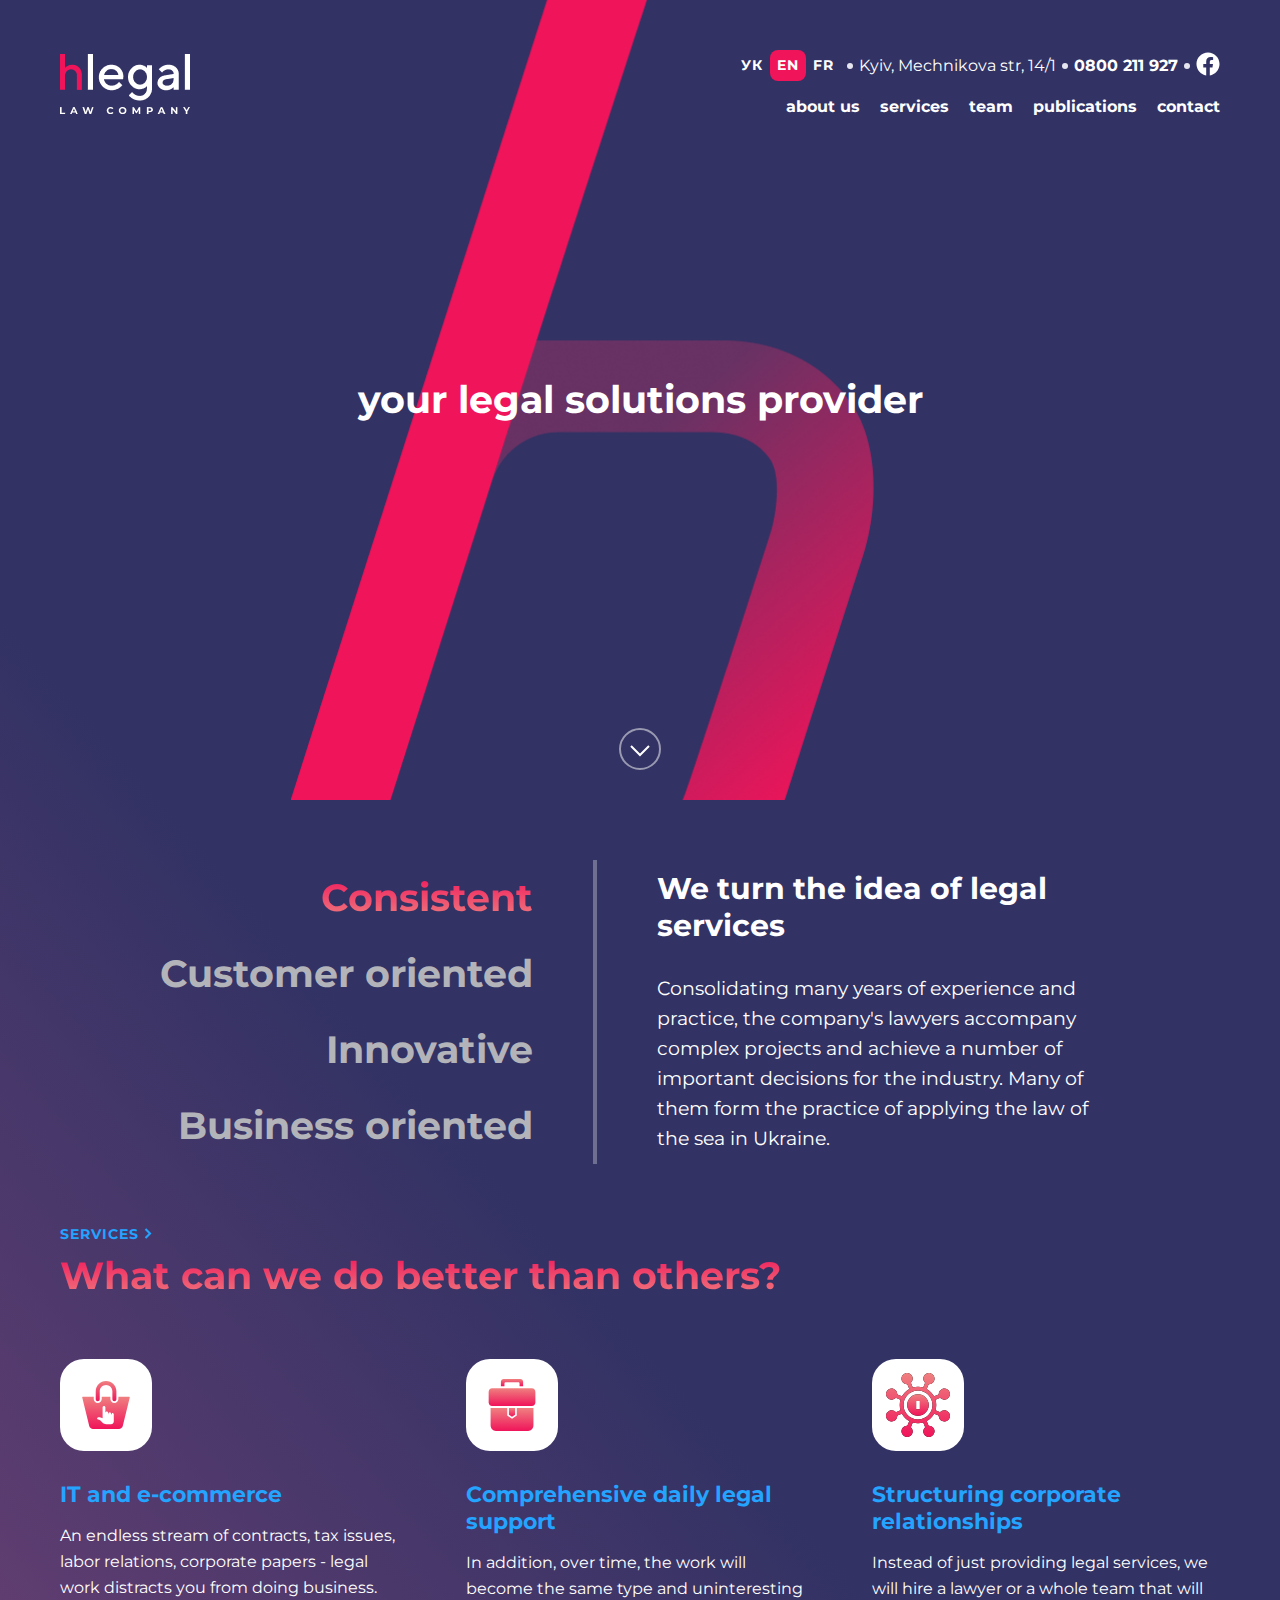
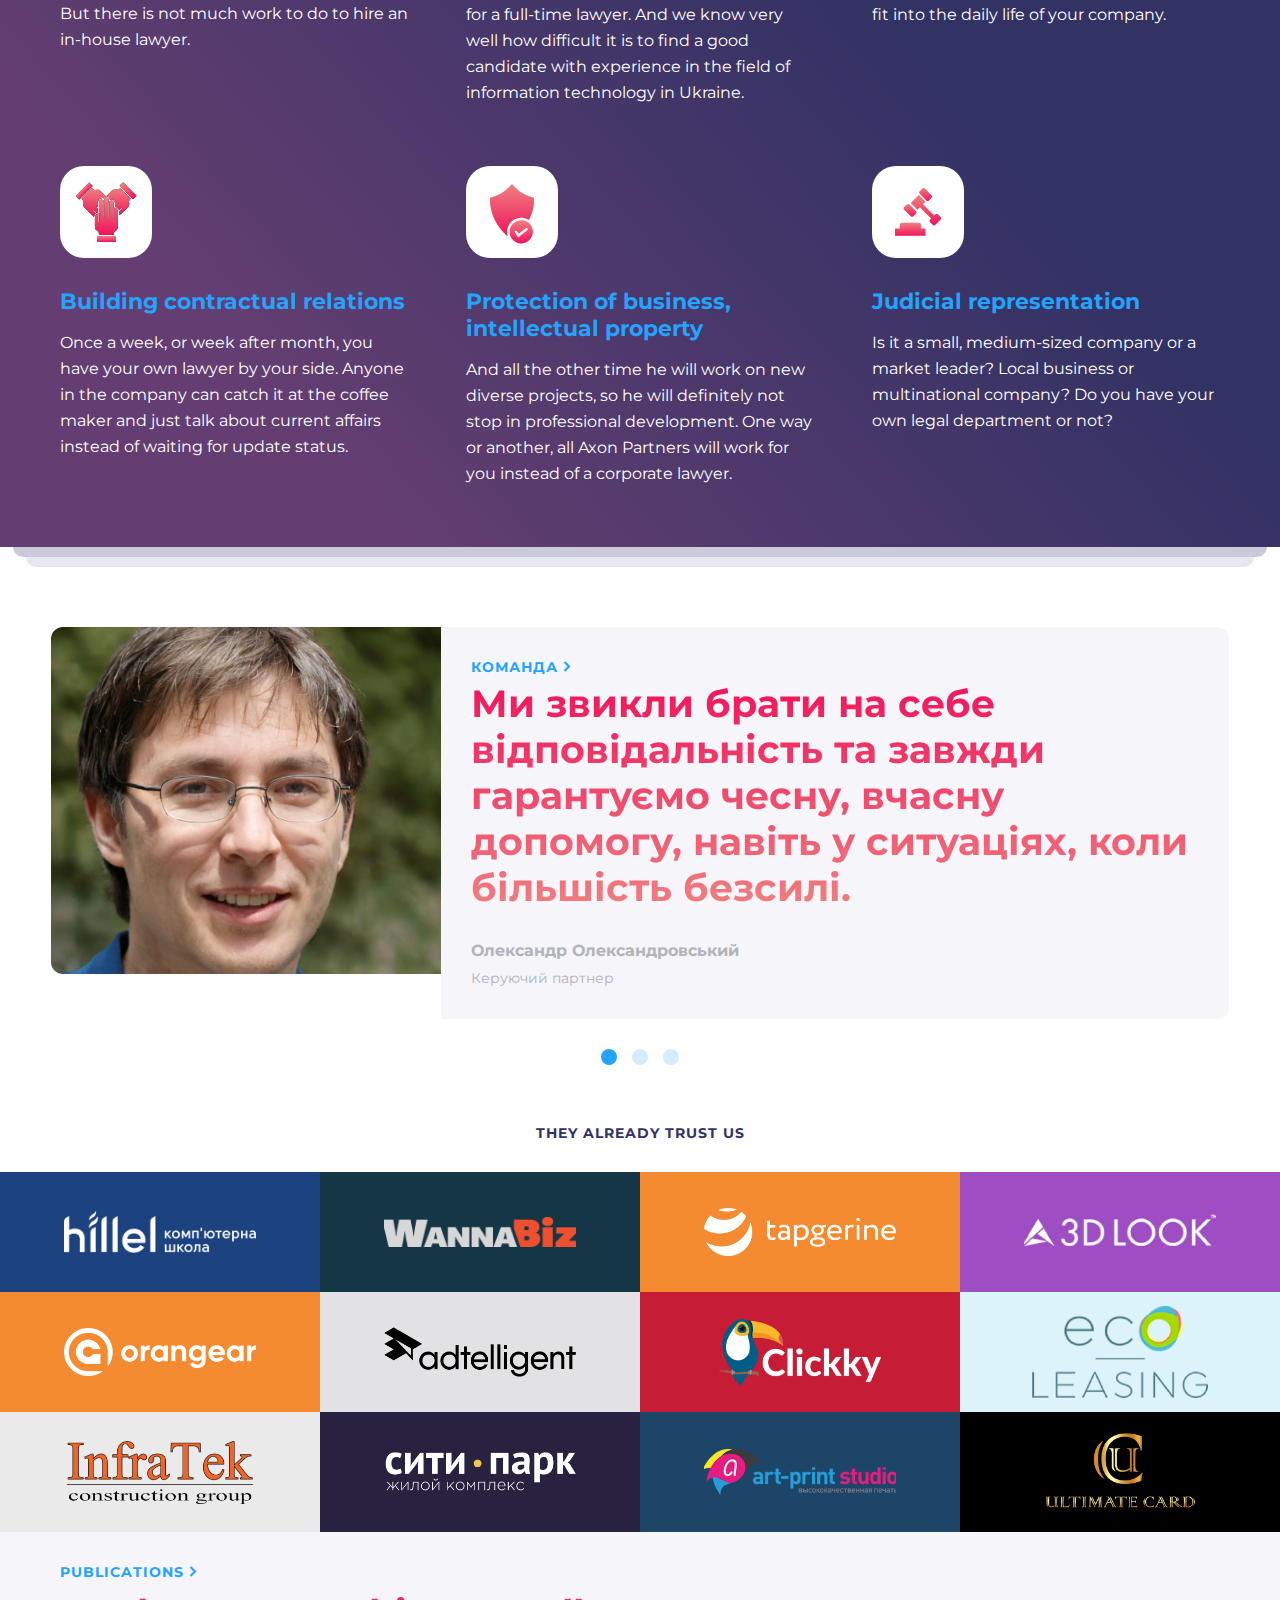
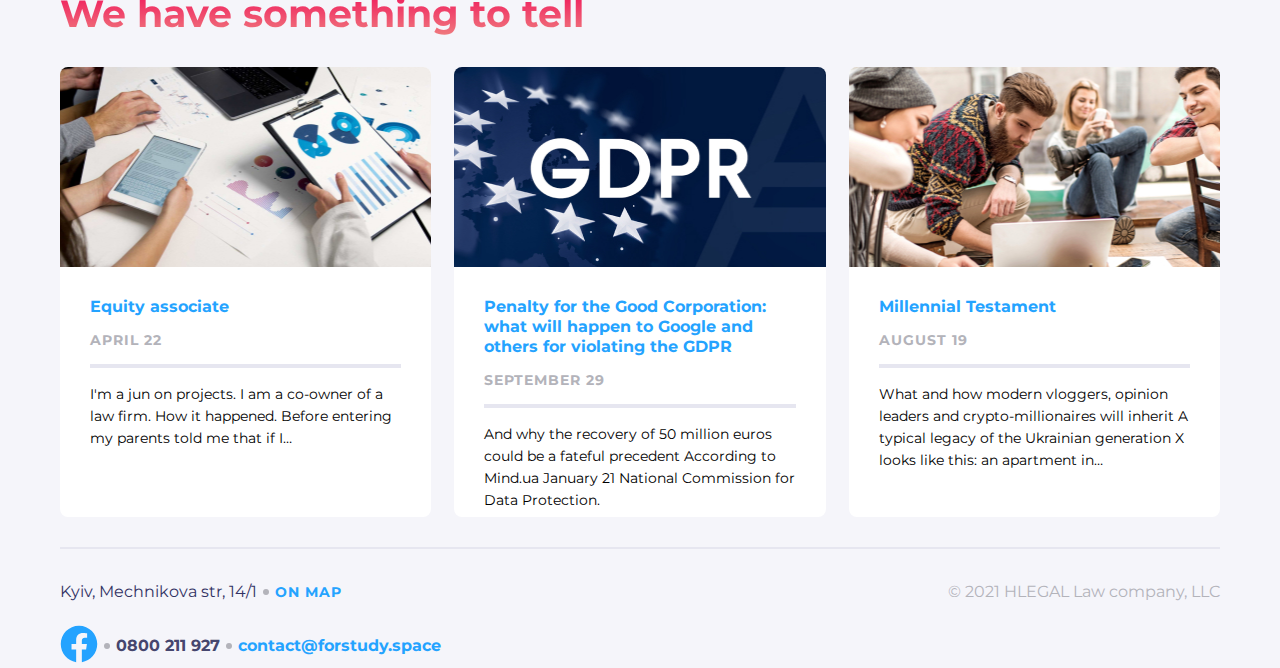
<file: Final_project/index.html>
<!DOCTYPE html>
<html lang="en">
<head>
    <meta charset="UTF-8">
    <meta http-equiv="X-UA-Compatible" content="IE=edge">
    <meta name="viewport" content="width=device-width, initial-scale=1.0">
    <title>hlegal</title>
    <script>
        window.onload = function() {
            window.location.href = './pages/home/home.html';
        }
    </script>
</head>
<body>
    
</body>
</html>
</file>
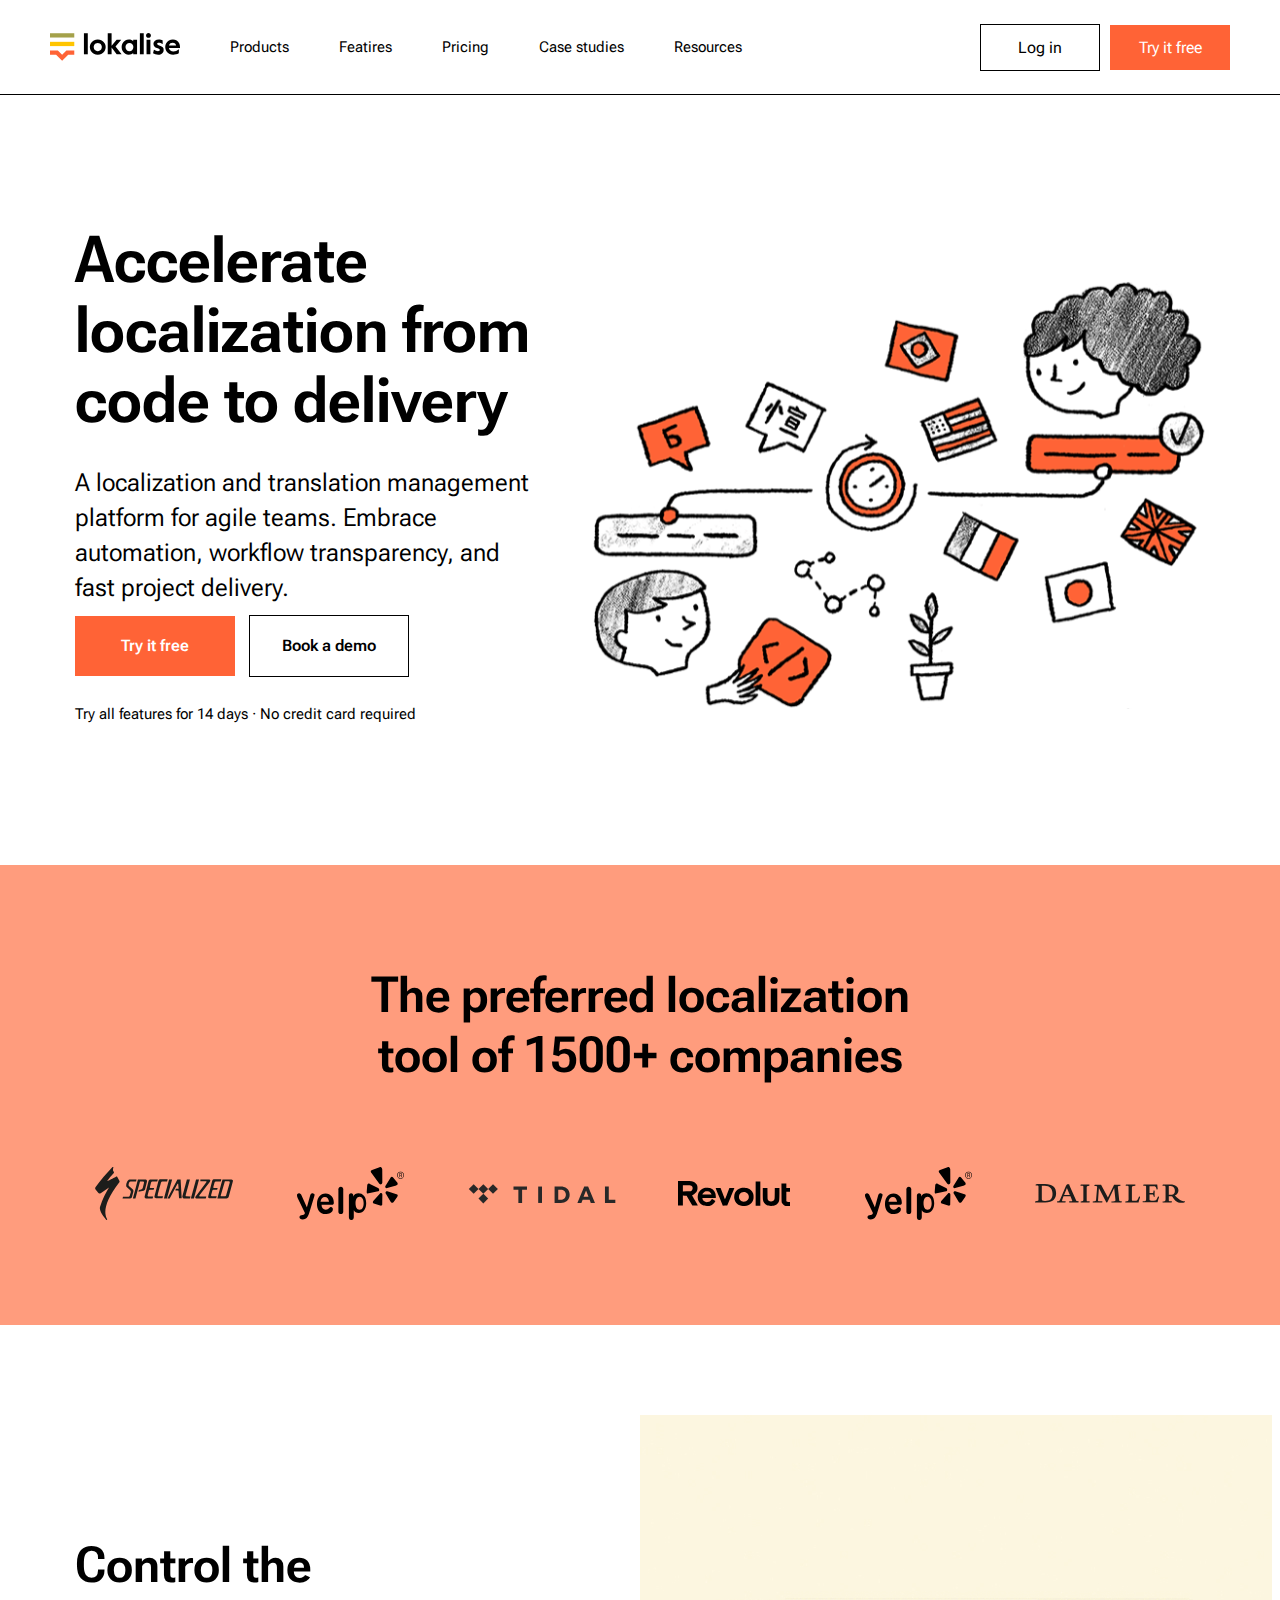
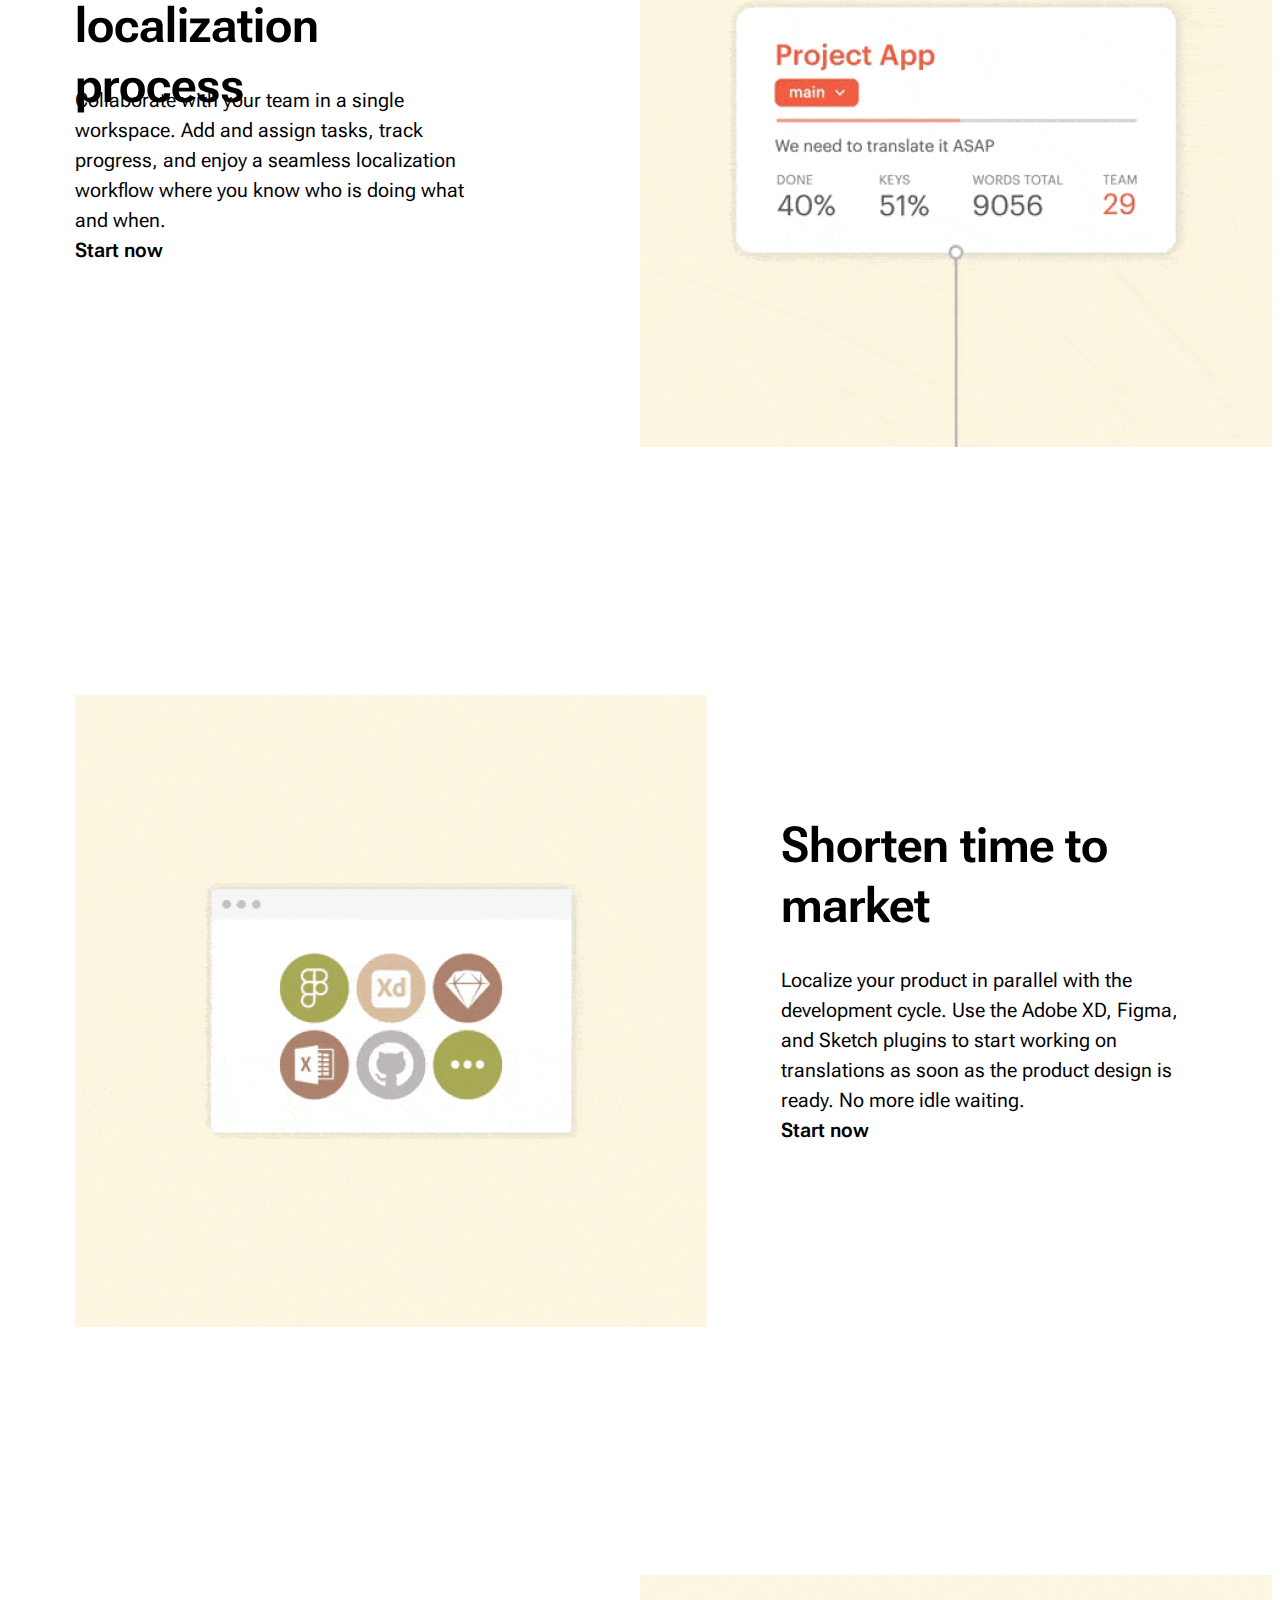
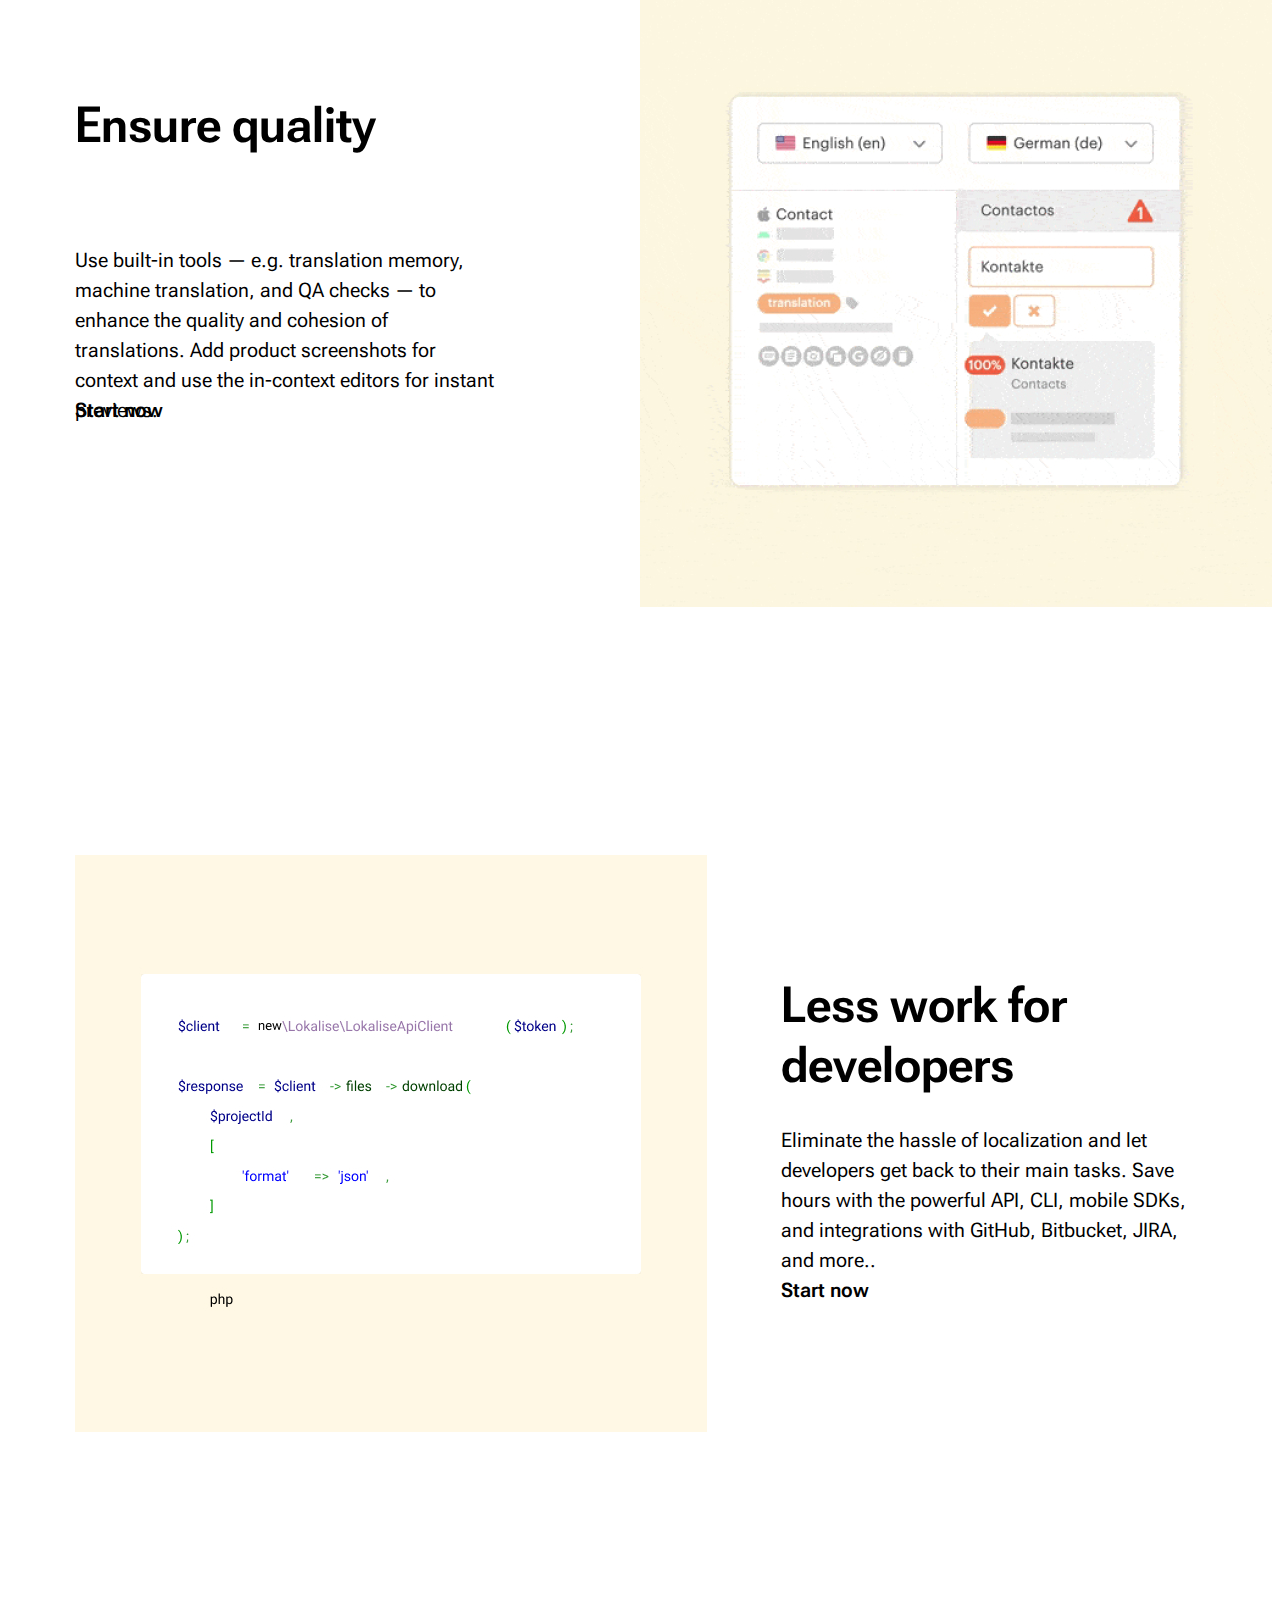
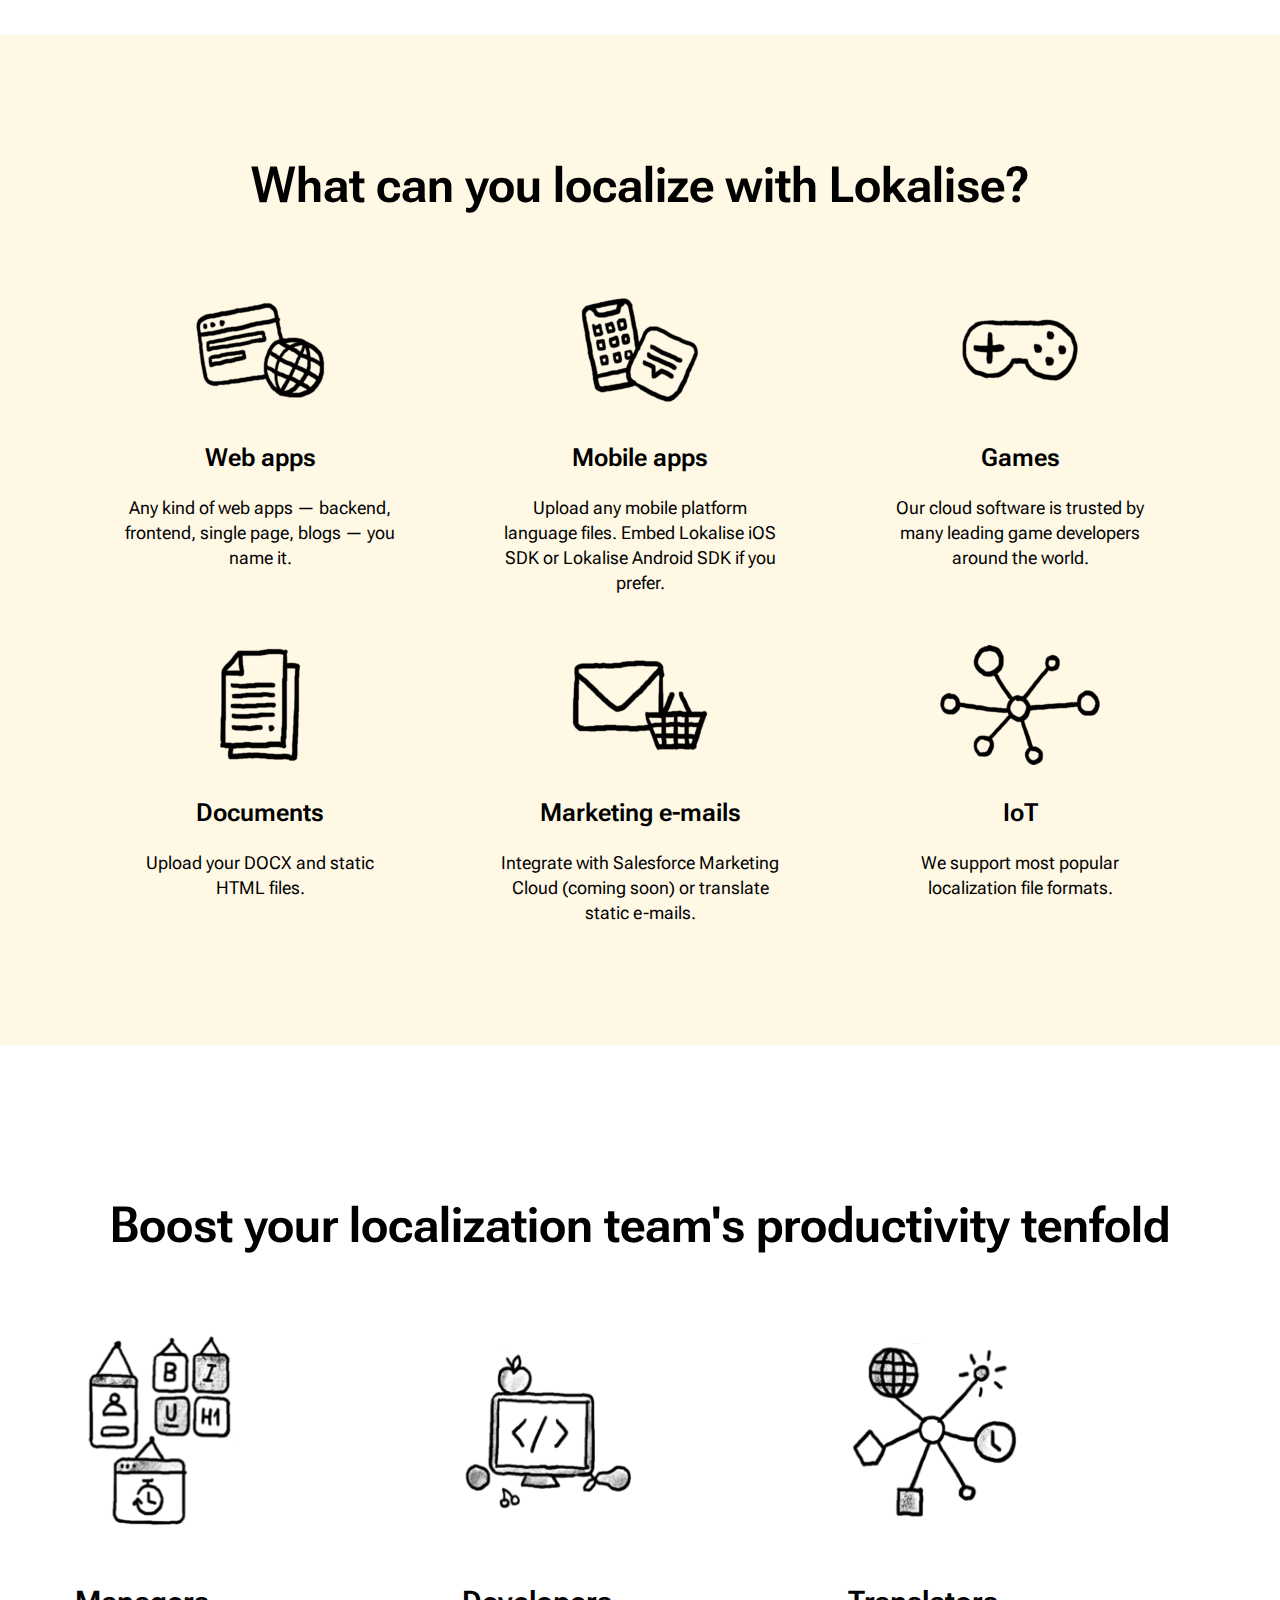
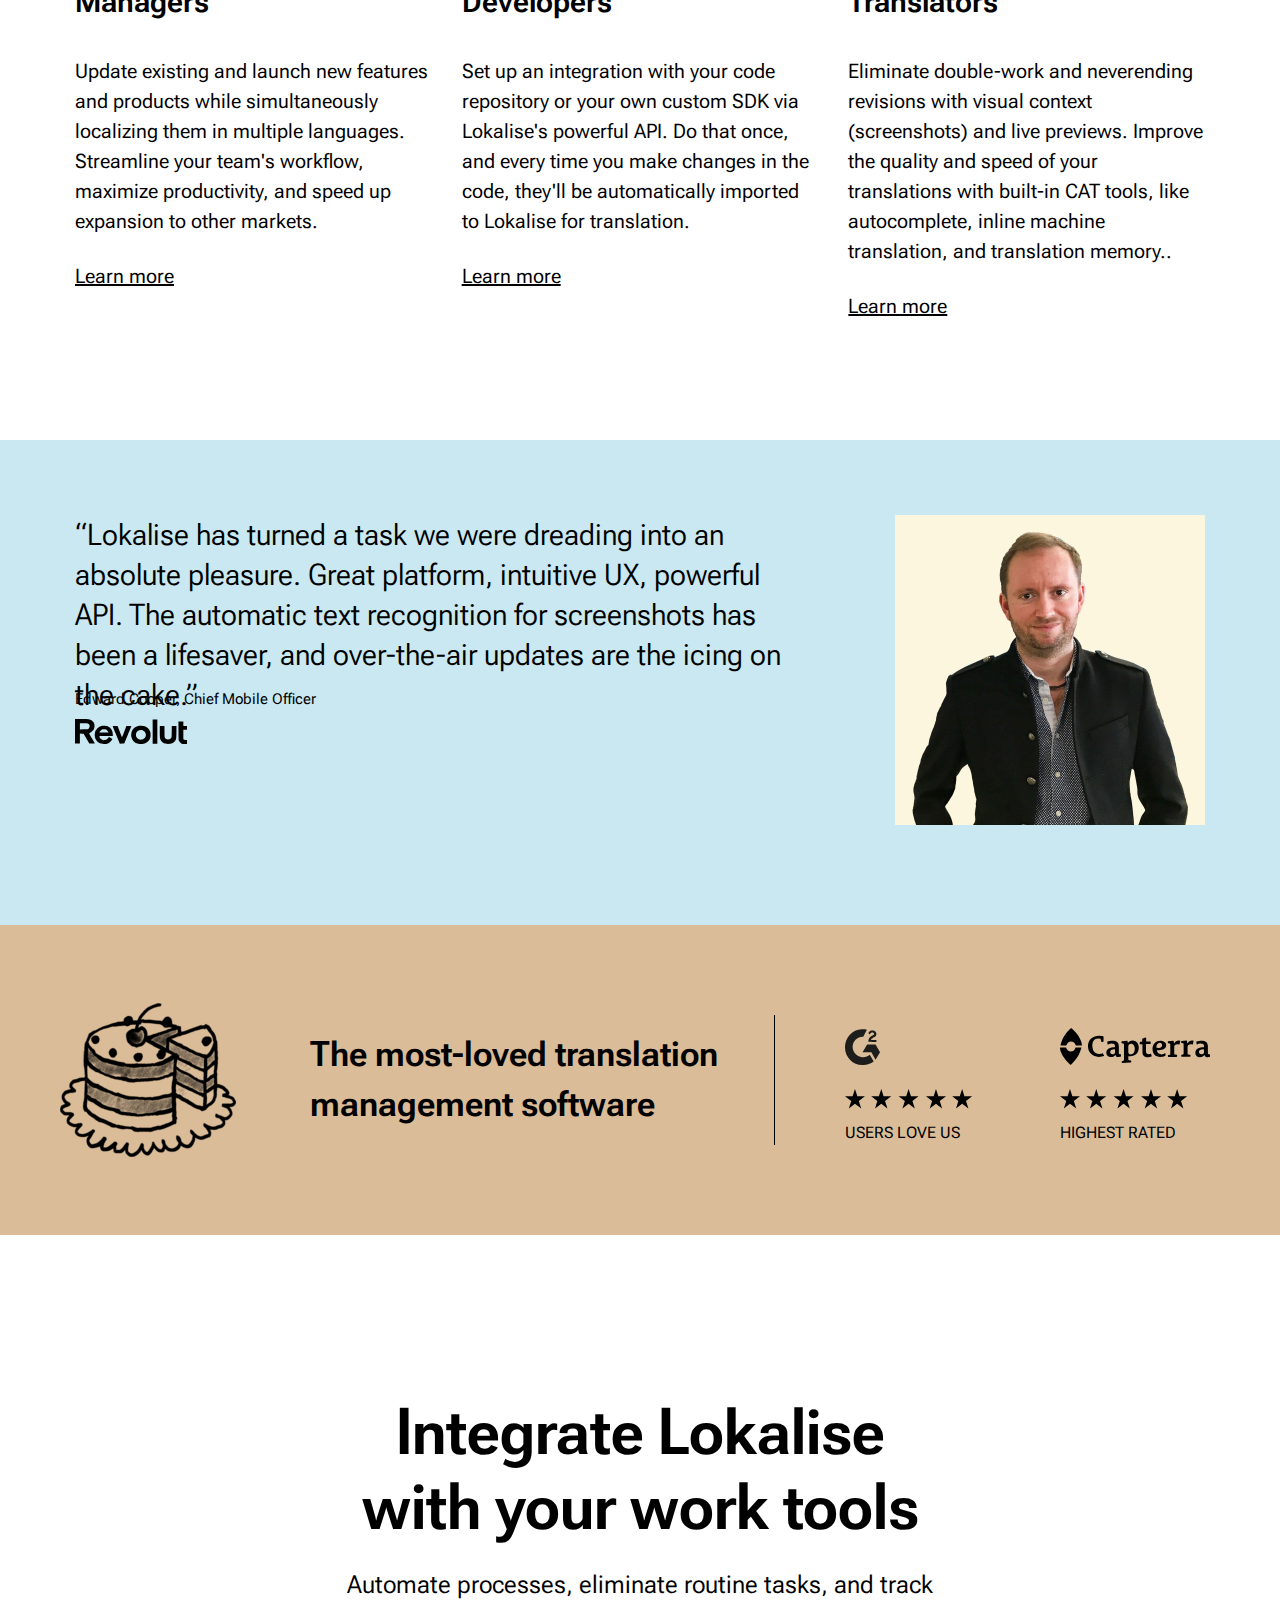
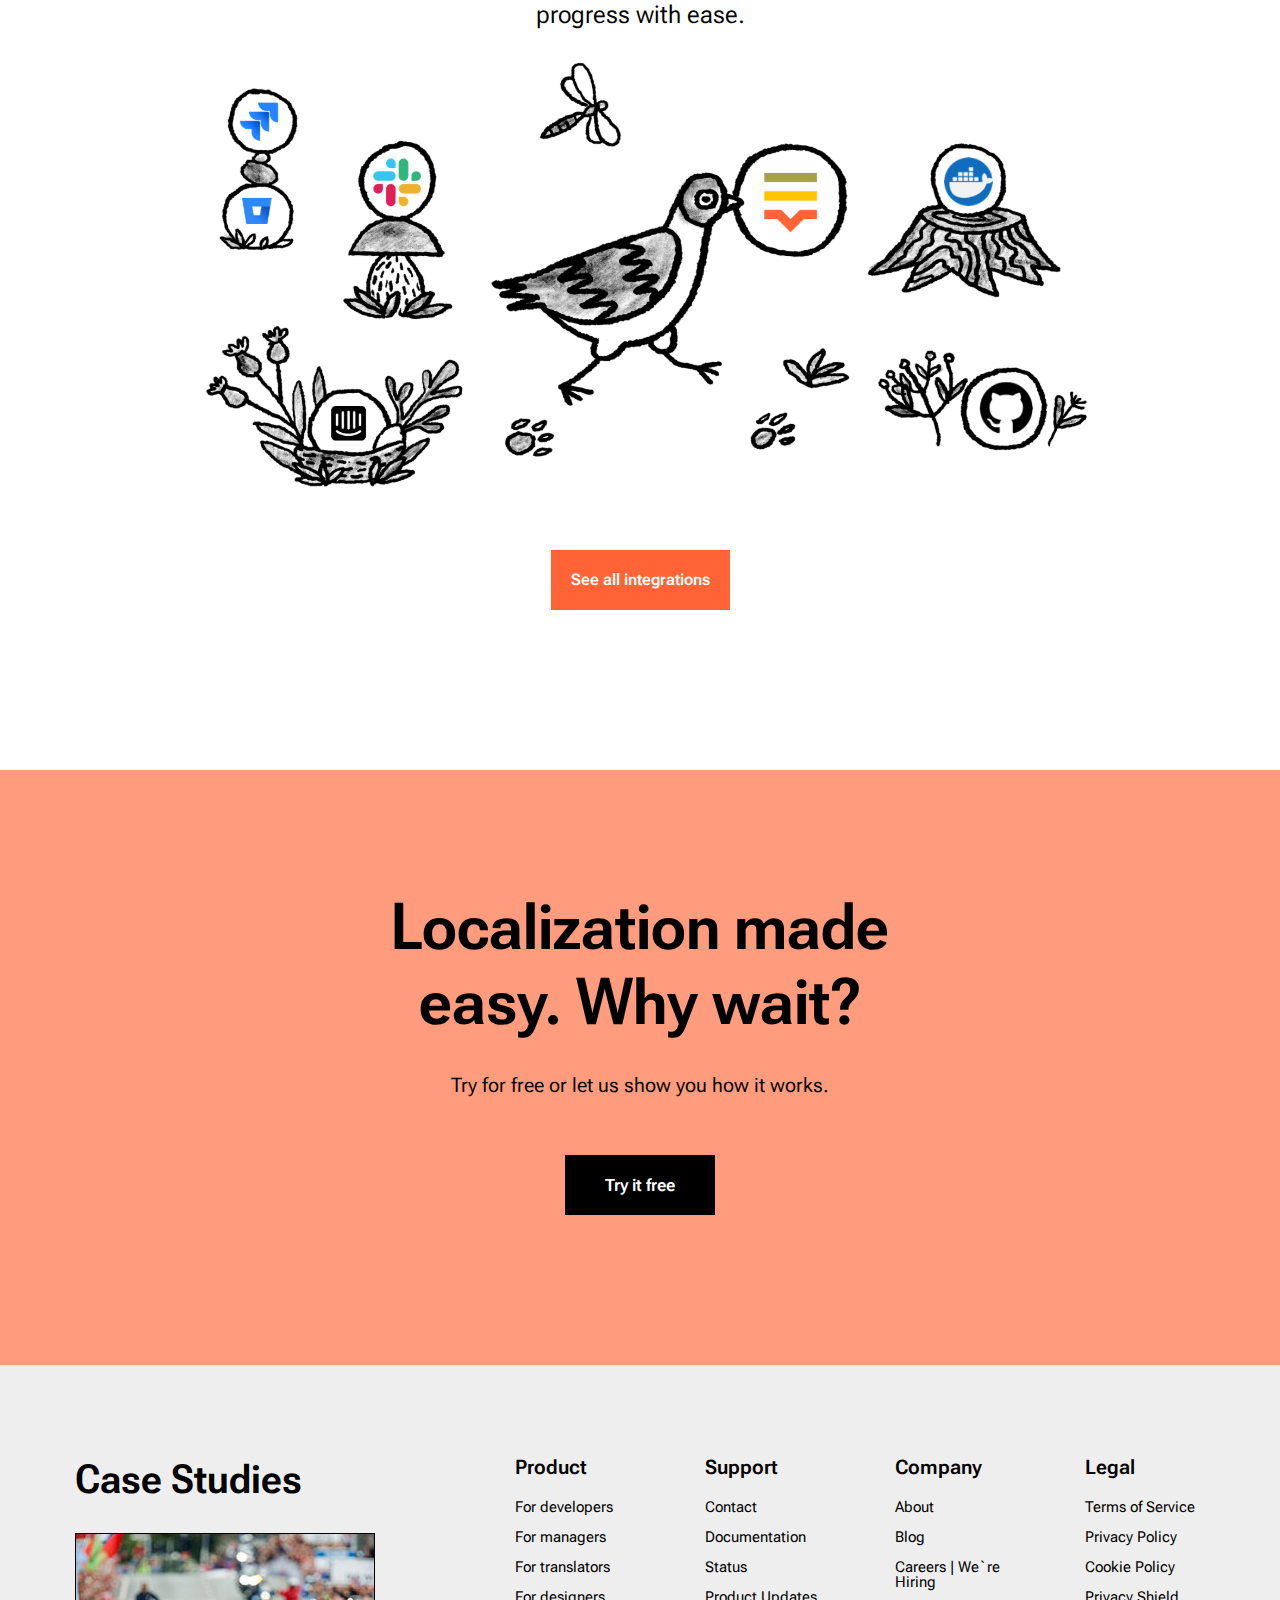
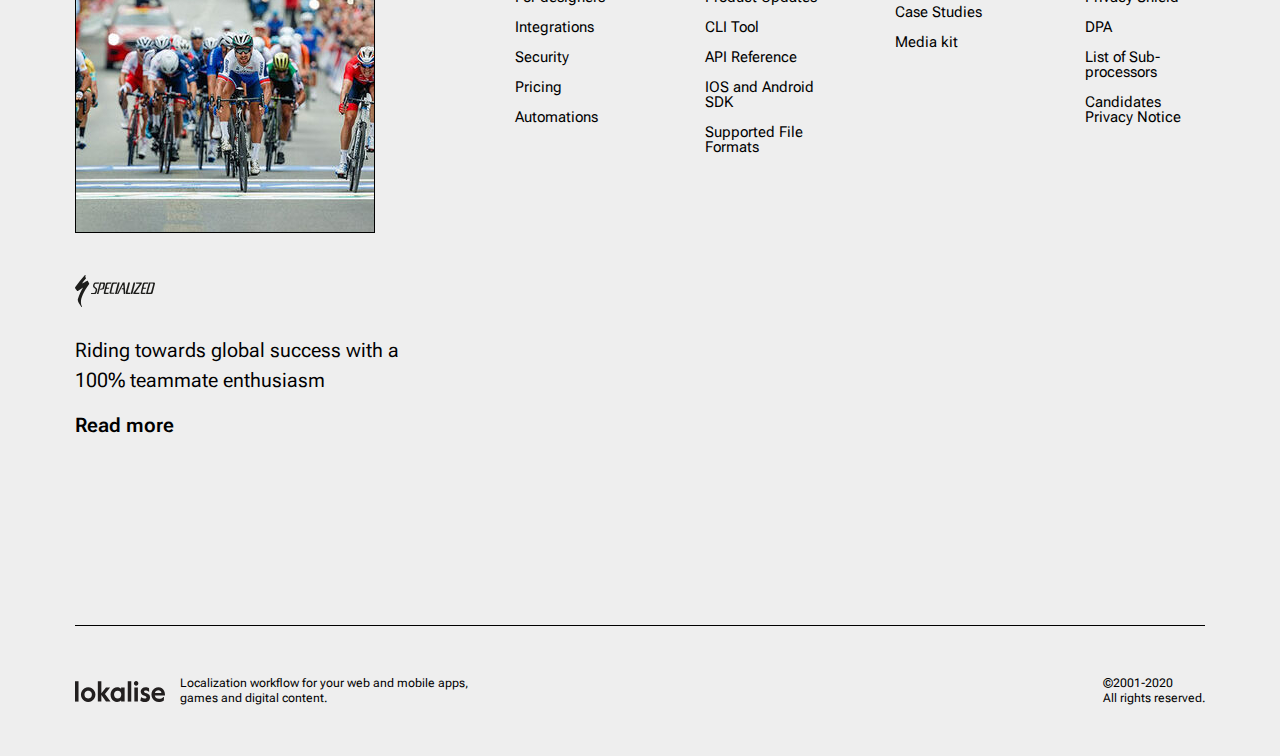
<file: HomeTask10_grid/index.html>
<!DOCTYPE html>
<html lang="en">
<head>
    <meta charset="UTF-8">
    <meta http-equiv="X-UA-Compatible" content="IE=edge">
    <meta name="viewport" content="width=device-width, initial-scale=1.0">
    <title>Lokalise</title>
    <link rel="icon" type="image/x-icon" href="./images/logo.svg">
    <link rel="stylesheet" href="./styles.css">
    <link rel="preconnect" href="https://fonts.googleapis.com"> 
    <link rel="preconnect" href="https://fonts.gstatic.com" crossorigin> 
    <link href="https://fonts.googleapis.com/css2?family=Roboto+Flex:opsz,wght@8..144,400;8..144,600&family=Roboto:wght@400;500;700&display=swap" rel="stylesheet">
</head>
<body>
    <header class="header">
        <ul class="menu">
            <li class="menu-item">
                <a href="#">
                    <svg width="130" height="28" viewBox="0 0 130 28" fill="none" xmlns="http://www.w3.org/2000/svg">
                        <g clip-path="url(#clip0_1_9)">
                        <path d="M24.2748 17.4004H19.9835H17.1328H16.4287L12.1374 21.6911L7.84608 17.4004H7.14196H4.2913H0V21.6911H6.06839L9.10289 24.7256L12.1374 27.7601L15.1719 24.7256L18.2058 21.6911H24.2748V17.4004Z" fill="#FF6336"/>
                        <path d="M24.2748 8.81641H0V13.1077H24.2748V8.81641Z" fill="#FFC500"/>
                        <path d="M24.2748 0.234375H0V4.52568H24.2748V0.234375Z" fill="#A4A14A"/>
                        <path d="M33.9258 0.234375H37.7863V21.292H33.9258V0.234375Z" fill="black"/>
                        <path d="M43.7951 20.6922C42.576 20.0193 41.6109 19.0983 40.8997 17.9281C40.1873 16.7585 39.832 15.4711 39.832 14.0676C39.832 12.664 40.1873 11.3772 40.8997 10.207C41.6109 9.03736 42.576 8.11582 43.7951 7.44293C45.013 6.77004 46.3347 6.43359 47.7582 6.43359C49.1812 6.43359 50.5022 6.77004 51.7213 7.44293C52.9392 8.11582 53.9044 9.03678 54.6167 10.207C55.3279 11.3766 55.6844 12.664 55.6844 14.0676C55.6844 15.4711 55.3285 16.7579 54.6167 17.9281C53.9044 19.0977 52.9392 20.0193 51.7213 20.6922C50.5022 21.3651 49.1812 21.7015 47.7582 21.7015C46.3347 21.7015 45.0136 21.3651 43.7951 20.6922ZM49.791 17.6217C50.405 17.2806 50.897 16.798 51.2676 16.174C51.6376 15.55 51.8238 14.8483 51.8238 14.0681C51.8238 13.2886 51.6382 12.5868 51.2676 11.9623C50.897 11.3383 50.405 10.8557 49.791 10.5145C49.1771 10.1734 48.4989 10.0025 47.7582 10.0025C47.017 10.0025 46.34 10.1734 45.7254 10.5145C45.1114 10.8557 44.6188 11.3383 44.2482 11.9623C43.877 12.5862 43.6926 13.2886 43.6926 14.0681C43.6926 14.8483 43.877 15.55 44.2482 16.174C44.6183 16.798 45.1108 17.2806 45.7254 17.6217C46.3394 17.9629 47.0164 18.1338 47.7582 18.1338C48.4989 18.1332 49.1765 17.9629 49.791 17.6217Z" fill="black"/>
                        <path d="M57.7305 0.234375H61.591V12.7813L66.6212 6.84426H71.2124L65.5388 13.5419L71.6219 21.292H66.6795L61.591 14.5943V21.292H57.7305V0.234375Z" fill="black"/>
                        <path d="M75.2644 20.766C74.182 20.142 73.3047 19.2499 72.6324 18.0898C71.9595 16.9302 71.623 15.5891 71.623 14.0683C71.623 12.6842 71.9448 11.4068 72.5882 10.2372C73.2316 9.0676 74.109 8.14134 75.2208 7.45903C76.3321 6.77671 77.55 6.43555 78.8764 6.43555C79.8121 6.43555 80.6652 6.59169 81.4348 6.90339C82.2049 7.21509 82.7947 7.63461 83.2042 8.16079V6.84447H87.0648V21.2922H83.2042V19.9759C82.5997 20.5415 81.9562 20.9699 81.2739 21.2627C80.591 21.555 79.7137 21.7017 78.6413 21.7017C77.4723 21.7023 76.3468 21.39 75.2644 20.766ZM82.298 16.9644C83.0192 16.1848 83.3804 15.2197 83.3804 14.0689C83.3804 12.9188 83.0192 11.9536 82.298 11.1735C81.5768 10.3939 80.6211 10.0039 79.432 10.0039C78.2424 10.0039 77.2866 10.3945 76.5654 11.1735C75.8442 11.9536 75.4836 12.9188 75.4836 14.0689C75.4836 15.2197 75.8442 16.1848 76.5654 16.9644C77.2866 17.7445 78.2418 18.134 79.432 18.134C80.6211 18.134 81.5768 17.7445 82.298 16.9644Z" fill="black"/>
                        <path d="M89.873 0.234375H93.7337V21.292H89.873V0.234375Z" fill="black"/>
                        <path d="M96.7467 4.15283C96.2788 3.68499 96.0449 3.11934 96.0449 2.45647C96.0449 1.77415 96.2788 1.19435 96.7467 0.716494C97.2145 0.239224 97.7802 0 98.4431 0C99.1249 0 99.7053 0.239224 100.183 0.716494C100.66 1.19435 100.9 1.77415 100.9 2.45647C100.9 3.11934 100.661 3.68499 100.183 4.15283C99.7053 4.62068 99.1249 4.8546 98.4431 4.8546C97.7802 4.85519 97.2145 4.62068 96.7467 4.15283ZM96.5416 6.84381H100.402V21.2915H96.5416V6.84381Z" fill="black"/>
                        <path d="M103.035 20.2948L103.913 16.6682H104.088C105.355 17.6434 106.652 18.1306 107.978 18.1306C108.524 18.1306 108.967 18.0281 109.309 17.8237C109.65 17.6192 109.821 17.3222 109.821 16.9316C109.821 16.5221 109.62 16.1909 109.221 15.9376C108.821 15.6842 108.075 15.3725 106.984 15.0013C105.873 14.6313 105.01 14.0945 104.396 13.3927C103.782 12.6909 103.474 11.8625 103.474 10.9068C103.474 9.56159 103.976 8.47919 104.98 7.66017C105.984 6.84115 107.256 6.43164 108.797 6.43164C109.577 6.43164 110.269 6.5047 110.874 6.65083C111.478 6.79696 112.053 7.03618 112.599 7.36732L112.746 11.0523H112.541C111.839 10.6039 111.215 10.2681 110.669 10.0436C110.123 9.81967 109.509 9.70712 108.827 9.70712C108.339 9.70712 107.939 9.80494 107.628 9.99938C107.316 10.1944 107.16 10.4484 107.16 10.7601C107.16 11.1696 107.355 11.506 107.745 11.7694C108.134 12.0328 108.866 12.3498 109.938 12.7198C111.166 13.1293 112.097 13.6266 112.731 14.2117C113.365 14.7962 113.682 15.703 113.682 16.9316C113.682 17.9456 113.428 18.8135 112.921 19.5348C112.414 20.2565 111.746 20.7975 110.917 21.1581C110.089 21.5187 109.177 21.699 108.183 21.699C106.174 21.699 104.458 21.2311 103.035 20.2948Z" fill="black"/>
                        <path d="M119.12 20.6763C117.911 19.9939 116.961 19.063 116.269 17.8834C115.576 16.7037 115.23 15.3927 115.23 13.9497C115.23 12.5462 115.557 11.2735 116.21 10.1333C116.864 8.99258 117.771 8.09107 118.931 7.4282C120.09 6.76533 121.402 6.43359 122.864 6.43359C124.345 6.43359 125.628 6.78006 126.71 7.4718C127.791 8.16414 128.61 9.08509 129.166 10.2358C129.722 11.3866 130 12.6245 130 13.9503V15.091H118.915C119.149 16.1834 119.651 17.0119 120.421 17.577C121.192 18.1426 122.21 18.4248 123.478 18.4248C125.408 18.4248 127.094 17.7914 128.537 16.524H128.947L128.8 20.1795C127.923 20.6869 126.997 21.0669 126.022 21.3203C125.047 21.5736 124.111 21.7003 123.214 21.7003C121.694 21.6997 120.329 21.3586 119.12 20.6763ZM126.14 12.4578C126.042 11.5804 125.676 10.8928 125.043 10.3961C124.409 9.8994 123.634 9.65016 122.718 9.65016C121.821 9.65016 121.036 9.88938 120.363 10.3666C119.691 10.8445 119.237 11.5416 119.003 12.4578H126.14Z" fill="black"/>
                        </g>
                        <defs>
                        <clipPath id="clip0_1_9">
                        <rect width="130" height="28" fill="white"/>
                        </clipPath>
                        </defs>
                    </svg>
                </a>
            </li>
            <li class="menu-item"><a href="#">Products</a></li>
            <li class="menu-item"><a href="#">Featires</a></li>
            <li class="menu-item"><a href="#">Pricing</a></li>
            <li class="menu-item"><a href="#">Case studies</a></li>
            <li class="menu-item"><a href="#">Resources</a></li>
        </ul>
        <div class="action">
            <button class="button-white">Log in</button>
            <button class="button-orange">Try it free</button>
        </div>
    </header>
    
    <section class="main">
        <div class="grid-heading">
            Accelerate localization from code to delivery
        </div>
        <div class="grid-text">
            A localization and translation management platform for agile teams. Embrace automation, workflow transparency, and fast project delivery.
        </div>
        <div class="grid-box">
            <button class="button-orange">Try it free</button>
            <button class="button-white">Book a demo</button>
            <p>Try all features for 14 days · No credit card required</p>
        </div>
        <div class="grid-image">
            <img src="./images/accelerate_localization.svg" alt="accelerate localization from code to delivery">
        </div>
    </section>

    <section class="companies">
        <h3>The preferred localization tool of 1500+ companies</h3>
        <ul class="companies_list">
            <li>
                <a href="#">
                    <img src="./images/specialized.svg" alt="specialized">
                </a>
            </li>
            <li>
                <a href="#">
                    <img src="./images/yelp.svg" alt="yelp">
                </a>
            </li>
            <li>
                <a href="#">
                    <img src="./images/tidal.svg" alt="tidal">
                </a>
            </li>
            <li>
                <a href="#">
                    <img src="./images/revolut.svg" alt="revolut">
                </a>
            </li>
            <li>
                <a href="#">
                    <img src="./images/yelp.svg" alt="yelp">
                </a>
            </li>
            <li>
                <a href="#">
                    <img src="./images/daimler.svg" alt="daimler">
                </a>
            </li>
        </ul>
    </section>

    <section class="features">
        <div class="feature_description">
            <h3>Control the localization process</h3>
            <p>Collaborate with your team in a single workspace. Add and assign tasks, track progress, and enjoy a seamless localization workflow where you know who is doing what and when.</p>
            <a href="#">Start now</a>
            <img src="./images/localization_process.jpg" alt="localization process">
        </div>
        <div class="feature_description">
            <h3>Shorten time to market</h3>
            <p>Localize your product in parallel with the development cycle. Use the Adobe XD, Figma, and Sketch plugins to start working on translations as soon as the product design is ready. No more idle waiting.</p>
            <a href="#">Start now</a>
            <img src="./images/shorten_time_to_market.jpg" alt="shorten time to market">
        </div>
        <div class="feature_description">
            <h3>Ensure quality</h3>
            <p>Use built-in tools — e.g. translation memory, machine translation, and QA checks — to enhance the quality and cohesion of translations. Add product screenshots for context and use the in-context editors for instant previews.</p>
            <a href="#">Start now</a>
            <img src="./images/translator.jpg" alt="translator">
        </div>
        <div class="feature_description">
            <h3>Less work for developers</h3>
            <p>Eliminate the hassle of localization and let developers get back to their main tasks. Save hours with the powerful API, CLI, mobile SDKs, and integrations with  GitHub, Bitbucket, JIRA, and more..</p>
            <a href="#">Start now</a>
            <img src="./images/code_example.jpg" alt="code example">
        </div>
    </section>
    
    <section class="services">
        <h3>What can you localize with Lokalise?</h3>
        <ul class="services_list">
            <li class="services_list_item">
                <img src="./images/web_apps.svg" alt="web apps">
                <h5>Web apps</h5>
                <p>Any kind of web apps — backend, frontend, single page, blogs — you name it.</p>
            </li>
            <li class="services_list_item">
                <img src="./images/mobile_apps.svg" alt="mobile apps">
                <h5>Mobile apps</h5>
                <p>Upload any mobile platform language files. Embed Lokalise iOS SDK or Lokalise Android SDK if you prefer. </p>
            </li>
            <li class="services_list_item">
                <img src="./images/games.svg" alt="games">
                <h5>Games</h5>
                <p>Our cloud software is trusted by many leading game developers around the world.</p>
            </li>
            <li class="services_list_item">
                <img src="./images/documents.svg" alt="documents">
                <h5>Documents</h5>
                <p>Upload your DOCX and static HTML files.</p>
            </li>
            <li class="services_list_item">
                <img src="./images/marketing_emails.svg" alt="marketing emails">
                <h5>Marketing e-mails</h5>
                <p>Integrate with Salesforce Marketing Cloud (coming soon) or translate static e-mails.</p>
            </li>
            <li class="services_list_item">
                <img src="./images/iot.svg" alt="IoT">
                <h5>IoT</h5>
                <p>We support most popular localization file formats.</p>
            </li>
        </ul>
    </section>

    <section class="team">
        <h3>Boost your localization team's productivity tenfold</h3>
        <ul class="team_list">
            <li class="team_list_item">
                <img src="./images/managers.svg" alt="managers">
                <h5>Managers</h5>
                <p>Update existing and launch new features and products while simultaneously localizing them in multiple languages. Streamline your team's workflow, maximize productivity, and speed up expansion to other markets.</p>
                <a href="#">Learn more</a>
            </li>
            <li class="team_list_item">
                <img src="./images/developers.svg" alt="developers">
                <h5>Developers</h5>
                <p>Set up an integration with your code repository or your own custom SDK via Lokalise's powerful API. Do that once, and every time you make changes in the code, they'll be automatically imported to Lokalise for translation.</p>
                <a href="#">Learn more</a>
            </li>
            <li class="team_list_item">
                <img src="./images/translators.svg" alt="translators">
                <h5>Translators</h5>
                <p>Eliminate double-work and neverending revisions with visual context (screenshots) and live previews. Improve the quality and speed of your translations with built-in CAT tools, like autocomplete, inline machine translation, and translation memory..</p>
                <a href="#">Learn more</a>
            </li>
        </ul>
    </section>

    <section class="feedback">
        <q>Lokalise has turned a task we were dreading into an absolute pleasure. Great platform, intuitive UX, powerful API. The automatic text recognition for screenshots has been a lifesaver, and over-the-air updates are the icing on the cake.</q>
        <p>Edward Cooper, Chief Mobile Officer</p>
        <svg width="112" height="25" viewBox="0 0 112 25" fill="none" xmlns="http://www.w3.org/2000/svg">
            <path d="M0 12.3129V24.6161H2.44H4.88V19.6161V14.5866L6.75 14.6456L8.62 14.7047L11.49 19.6456L14.34 24.5866L17.15 24.6161C18.67 24.6161 19.93 24.5767 19.93 24.5177C19.93 24.4586 18.63 22.1751 17.06 19.4488C15.47 16.7224 14.15 14.4488 14.11 14.3799C14.07 14.3011 14.55 14.0059 15.2 13.6811C16.69 12.9527 18.19 11.5846 18.83 10.3444C19.72 8.58262 19.77 5.48223 18.91 3.83853C18.02 2.13578 15.94 0.698765 13.65 0.21648C13 0.0786858 10.13 -0.0098896 6.29 -0.0098896H0V12.3129ZM12.95 4.61609C14.07 5.11806 14.64 6.01373 14.64 7.31295C14.64 8.51373 14.13 9.43892 13.18 9.95074C12.61 10.246 11.9 10.3248 8.71 10.374L4.89 10.4527V7.32279V4.19286H8.5C11.61 4.21255 12.22 4.27161 12.95 4.61609Z" fill="black"/>
            <path d="M77.65 12.5197V24.626H79.99H82.33V12.5197V0.413372H79.99H77.65V12.5197Z" fill="black"/>
            <path d="M103.5 11.7517C103.56 21.0824 103.56 21.1217 104.03 22.0568C104.56 23.1198 105.82 24.3205 106.84 24.7339C107.28 24.9111 108.3 25.0095 109.76 25.0095H112V23.0115V21.0135H110.7C109.71 21.0135 109.3 20.915 108.87 20.5902L108.34 20.1867V15.482V10.8068H110.17H112V8.90716V7.00755H110.17H108.34V4.70441V2.40126H105.88H103.44L103.5 11.7517Z" fill="black"/>
            <path d="M26.18 6.98819C24.53 7.52953 23.41 8.21851 22.22 9.44882C21 10.748 20.43 11.752 20.02 13.4547C18.93 18.0217 20.93 22.3917 25 24.2913C26.26 24.8917 26.42 24.9213 28.96 24.9213C31.23 24.9213 31.77 24.8622 32.78 24.4488C34.2 23.8878 36.1 22.2441 36.85 20.8858L37.38 19.9114L35.75 18.9764C34.86 18.4547 34.05 18.0413 33.96 18.0413C33.88 18.0413 33.53 18.4449 33.17 18.9173C32.36 20.0787 31.26 20.7776 29.92 21.0433C28.73 21.2697 27.86 21.1417 26.83 20.6201C25.61 20.0197 24.39 18.4449 24.39 17.4409C24.39 17.0374 24.47 17.0374 31.1 17.0374H37.81V15.3642C37.81 11.5256 36.01 8.69095 32.63 7.22442C31.18 6.55512 27.82 6.4567 26.18 6.98819ZM31.67 10.8957C32.2 11.2598 32.71 11.8307 33.03 12.5L33.56 13.5236L29.05 13.5827C26.57 13.6122 24.5 13.5827 24.44 13.5236C24.16 13.248 25.62 11.4567 26.64 10.8563C27.68 10.2264 27.86 10.1968 29.31 10.2559C30.59 10.315 30.96 10.3937 31.67 10.8957Z" fill="black"/>
            <path d="M63.04 6.91931C60.42 7.64766 58 9.54725 57.01 11.6831C56.3 13.248 55.99 15.6496 56.3 17.4606C57.09 22.1949 60.64 25.0295 65.85 25.0295C68.9 25.0295 70.93 24.3012 72.9 22.5689C74.04 21.5453 74.81 20.2658 75.31 18.5433C75.74 17.0768 75.64 13.8091 75.13 12.4114C74.29 10.1477 72.08 8.0512 69.58 7.17521C68.03 6.61419 64.61 6.48624 63.04 6.91931ZM67.99 11.3878C70.84 12.628 71.78 16.3681 69.86 18.8484C68.5 20.6103 65.63 21.2697 63.7 20.2756C62.65 19.7146 61.5 18.4744 61.18 17.5099C60.77 16.3091 61.01 14.1732 61.65 13.2382C63.09 11.0925 65.59 10.374 67.99 11.3878Z" fill="black"/>
            <path d="M37.67 7.29334C37.73 7.43114 39.36 11.3977 41.29 16.0926L44.81 24.6359L47.02 24.5768L49.23 24.5178L52.66 16.2107C54.55 11.6437 56.15 7.70673 56.22 7.44098L56.35 6.97839L53.87 7.03744L51.37 7.09649L49.21 12.7363C48.03 15.8367 47 18.317 46.94 18.2382C46.86 18.1595 45.86 15.6004 44.7 12.5394L42.59 6.99807H40.07C38.04 7.01775 37.58 7.07681 37.67 7.29334Z" fill="black"/>
            <path d="M84.76 12.4804C84.76 15.5611 84.86 18.4548 84.99 19.1241C85.43 21.565 86.76 23.2481 89.02 24.3012C90.32 24.9016 90.47 24.9312 93.11 24.9312C95.69 24.9312 95.93 24.8918 97.07 24.3701C99.33 23.3367 100.77 21.506 101.21 19.1339C101.34 18.4745 101.44 15.5709 101.44 12.4902V7.02761H99.13H96.79L96.73 12.4705C96.67 17.6969 96.65 17.9725 96.2 18.7697C95.55 19.9705 94.45 20.4922 92.81 20.3937C91.35 20.315 90.51 19.8229 89.94 18.691C89.6 18.0119 89.56 17.3327 89.5 12.4607L89.44 7.01777H87.1H84.79V12.4804H84.76Z" fill="black"/>
        </svg>
        <img src="./images/edward_cooper.jpg" alt="Edward Cooper's photo ">
    </section>

    <section class="rate">
        <img src="./images/cake.svg" alt="cake">
        <p>The most-loved translation management software</p>
        <div class="rate_content">
            <img src="./images/users_love_rate.svg" alt="users love rate">
            <img src="./images/five_stars.svg" alt="five stars">
            <p>USERS LOVE US</p>
        </div>
        <div class="rate_content">
            <img src="./images/capterra.svg" alt="capterra">
            <img src="./images/five_stars.svg" alt="five stars">
            <p>HIGHEST RATED</p>
        </div>
    </section>

    <section class="tools">
        <h3>Integrate Lokalise with your work tools</h3>
        <p>Automate processes, eliminate routine tasks, and track progress with ease.</p>
        <img src="./images/tools_infographics.svg" alt="tools infographics">
        <button class="button-orange">See all integrations</button>
    </section>

    <section class="trial">
        <h3>Localization made easy. Why wait?</h3>
        <p>Try for free or let us show you how it works.</p>
        <button>Try it free</button>
    </section>

    <section class="studies">
        <div class="main_column">
            <h3>Case Studies</h3>
            <img src="./images/racers.jpg" alt="racers">
            <svg width="80" height="32" viewBox="0 0 80 32" fill="none" xmlns="http://www.w3.org/2000/svg">
                <path d="M12.8151 5.95538C12.5443 5.71906 12.2736 5.71906 11.9577 6.00263C10.4688 6.56983 7.67123 8.55506 6.99441 8.4133C8.12246 6.80621 9.34072 5.24637 10.7395 3.82835C11.3261 2.97753 10.559 2.78847 10.4688 2.31579C10.2883 1.70131 10.3785 1.03958 10.559 0.472365C10.8297 -0.000308482 10.2883 -0.0948433 9.97241 0.0942261C6.31759 4.06468 3.20423 8.03517 0.316469 12.0529C-0.134744 12.6673 -0.0445015 13.14 0.271347 13.5182L1.80547 15.5506C2.12132 16.1179 2.61765 16.2124 3.24935 15.787L8.07734 12.3838C6.13713 15.6924 4.28714 19.4266 2.88838 23.9642C2.25668 25.9022 4.01641 28.8328 6.40785 31.9051C6.67857 32.236 7.22 31.9051 6.85903 31.2434C4.55787 26.753 6.45298 19.8047 13.8528 9.5477C14.2138 9.12231 14.3492 8.69687 14.0785 8.27149L12.8151 5.95538Z" fill="#1D1D1B"/>
                <path d="M31.8559 11.8632L32.4876 9.31081C32.623 8.93267 32.8937 8.74361 33.2547 8.69635H35.4205H36.0522L36.4132 7.51465H35.4656L32.4876 7.5619C31.8559 7.51465 31.3596 7.75102 31.0438 8.50729L29.4194 15.1247L28.7877 17.7244C28.6072 18.2916 28.7426 18.7643 29.4194 18.9534C29.4645 18.9534 29.5548 19.0006 29.5999 19.0006H33.39L33.7059 17.819H30.8182C30.5926 17.6298 30.412 17.6298 30.5023 17.0626L31.1791 14.2739C31.2694 13.943 31.4498 13.7067 31.7657 13.7067H33.9767L34.2925 12.7141H32.0364C31.7657 12.525 31.7206 12.2414 31.8559 11.8632Z" fill="#1D1D1B"/>
                <path d="M36.3228 17.063C37.8118 10.9655 36.9093 14.6051 38.263 9.3111C38.3984 8.93297 38.6691 8.7439 39.03 8.69665H41.0605H41.7825L42.0532 7.75132L42.1434 7.46769H42.0532H41.0605H38.2179C37.5862 7.42044 37.0447 7.65676 36.774 8.41302L35.4204 13.9433L34.5179 17.5829C34.3374 18.2447 34.4728 18.7173 35.3301 18.8592H35.3752H39.1203L39.4361 17.6775H36.5484C36.413 17.6775 36.2325 17.6302 36.3228 17.063Z" fill="#1D1D1B"/>
                <path d="M21.7943 13.4705L19.6284 11.4853C19.1772 10.9181 19.6284 8.79103 20.576 8.74377H22.9674H23.7796L24.0503 7.60938H22.9674H19.9894C18.726 7.8457 17.6882 10.5872 18.1846 11.9107L20.3955 13.9904C20.7113 14.3686 20.7565 14.6995 20.7565 15.0776L20.1248 17.3464C19.9894 17.9136 19.6284 17.9136 19.1772 17.9136H16.1992L15.9285 19.0008H20.3052C20.9821 18.9535 21.3882 18.5281 21.4784 17.8191L22.2004 14.9358C22.3808 14.2741 22.1552 13.8014 21.7943 13.4705Z" fill="#1D1D1B"/>
                <path d="M29.1034 13.14L29.4192 11.7693L30.096 8.88597C30.1863 8.1297 29.9607 7.70431 29.4192 7.60975C29.329 7.5625 29.2387 7.5625 29.1485 7.5625H24.8619L23.012 14.7944L21.9291 19.0012H23.012H23.4181L26.0803 8.74415H27.8399C28.2009 8.83871 28.4266 9.02778 28.4266 9.40591L27.7046 12.5255C27.6144 13.0455 27.2985 13.3764 26.7571 13.5654L25.4034 13.8491L25.1778 14.9362L28.1107 14.369C28.607 14.2272 29.0131 13.8491 29.1034 13.14Z" fill="#1D1D1B"/>
                <path d="M44.7157 7.5625H42.956L42.0535 11.013L41.0609 14.8416L39.978 19.0012H41.0609H41.7377L42.0535 17.725L44.7157 7.5625Z" fill="#1D1D1B"/>
                <path d="M60.3277 7.5625H59.2446H58.6128L55.5898 19.0012H57.3498L59.2446 11.8166L60.3277 7.5625Z" fill="#1D1D1B"/>
                <path d="M68.0431 14.2742C68.1333 13.9433 68.3139 13.707 68.6297 13.707H70.8405L71.1564 12.7144H68.8554C68.5846 12.5253 68.5395 12.2417 68.6749 11.8636L69.3518 9.3111C69.4872 8.93297 69.7574 8.7439 70.1185 8.69665H72.1041H72.9164L73.1415 7.94038L73.2769 7.46769H73.1415H72.1492H69.3969C68.7651 7.42044 68.2236 7.65676 67.9528 8.41302L66.3282 15.0305L65.6969 17.6302C65.5164 18.1974 65.6518 18.6701 66.3282 18.8592C66.3733 18.8592 66.4636 18.9064 66.5087 18.9064H70.299L70.6149 17.7247H67.6821C67.4564 17.5356 67.2759 17.5356 67.3662 16.9684L68.0431 14.2742Z" fill="#1D1D1B"/>
                <path d="M79.1436 7.5625H73.9544L73.0974 10.7767L72.1046 14.6053L70.9764 18.9539H72.1046H73.0974H76.2559C77.0226 18.9067 77.4738 18.4813 77.6544 17.6777L80.001 8.55509C80.0913 7.98789 79.7754 7.60975 79.1436 7.5625ZM78.1056 9.64223L76.1656 16.7324C76.1205 17.2996 75.7595 17.6777 75.0374 17.725H73.1877C73.1426 17.725 73.0974 17.725 73.0523 17.6777C72.8718 17.5832 72.8718 17.3468 72.962 17.1105L73.0523 16.7796L75.3533 8.60239H77.6092C78.1959 8.64965 78.2861 9.02778 78.1056 9.64223Z" fill="#1D1D1B"/>
                <path d="M60.6882 16.921L66.2379 9.50004L66.6441 8.93284C67.1405 8.17657 66.96 7.60938 66.2379 7.60938C66.2379 7.60938 66.2379 7.60938 66.1928 7.60938H61.1395L61.0944 8.64921H64.2077C64.6138 8.64921 64.8395 8.83828 64.5687 9.21641L59.2441 16.5429L58.342 17.7718C57.981 18.339 58.1164 18.7645 58.7482 19.048H59.2441H64.2528L64.5687 17.7718H60.7785C60.4174 17.6773 60.3723 17.2046 60.6882 16.921Z" fill="#1D1D1B"/>
                <path d="M47.7838 7.60975L42.0534 18.8594L41.9631 19.0485H42.0534H43.3168L47.8289 10.0677L48.235 10.1149L48.4606 12.6201C48.6411 13.2346 48.235 13.1873 48.0996 13.1873H46.8363L46.6106 14.1326L48.0996 14.1799C48.3704 14.2272 48.5057 14.369 48.4606 14.6526L48.7313 18.9067H50.2654L49.6337 7.5625L47.7838 7.60975Z" fill="#1D1D1B"/>
                <path d="M52.6118 16.9214L55.0482 7.5625H53.2887L50.6716 17.6304C50.6265 18.1976 50.8521 18.8121 51.5738 19.0012H55.0482L55.4092 17.7723L52.9277 17.725C52.6118 17.6777 52.4764 17.3941 52.6118 16.9214Z" fill="#1D1D1B"/>
            </svg>
            <p>Riding towards global success with a 100% teammate enthusiasm</p>
            <a href="#">Read more</a>
        </div>
        <div class="regular_column">
            <h5>Product</h5>
            <ul>
                <li><a href="#">For developers</a></li>
                <li><a href="#">For managers</a></li>
                <li><a href="#">For translators</a></li>
                <li><a href="#">For designers</a></li>
                <li><a href="#">Integrations</a></li>
                <li><a href="#">Security</a></li>
                <li><a href="#">Pricing</a></li>
                <li><a href="#">Automations</a></li>
            </ul>
        </div> 
        <div class="regular_column">
            <h5>Support</h5>
            <ul>
                <li><a href="#">Contact</a></li>
                <li><a href="#">Documentation</a></li>
                <li><a href="#">Status</a></li>
                <li><a href="#">Product Updates</a></li>
                <li><a href="#">CLI Tool</a></li>
                <li><a href="#">API Reference</a></li>
                <li><a href="#">IOS and Android SDK</a></li>
                <li><a href="#">Supported File Formats</a></li>
            </ul>
        </div>
        <div class="regular_column">
            <h5>Company</h5>
            <ul>
                <li><a href="#">About</a></li>
                <li><a href="#">Blog</a></li>
                <li><a href="#">Careers | We`re Hiring</a></li>
                <li><a href="#">Case Studies</a></li>
                <li><a href="#">Media kit</a></li>
            </ul>
        </div>
        <div class="regular_column">
            <h5>Legal</h5>
            <ul>
                <li><a href="#">Terms of Service</a></li>
                <li><a href="#">Privacy Policy</a></li>
                <li><a href="#">Cookie Policy</a></li>
                <li><a href="#">Privacy Shield</a></li>
                <li><a href="#">DPA</a></li>
                <li><a href="#">List of Sub-processors</a></li>
                <li><a href="#">Candidates Privacy Notice</a></li>
            </ul>
        </div>      
    </section>

    <footer>
        <div class="footer_container">
            <div class="footer_container_lokalise">
                <img src="./images/footer_logo.svg" alt="logo">
                <p>Localization workflow for your web and mobile apps, games and digital content.</p>
            </div>
            <div>
                <p>©2001-2020</p>
                <p>All rights reserved.</p>
            </div>
        </div>
    </footer>
</body>
</html>
</file>
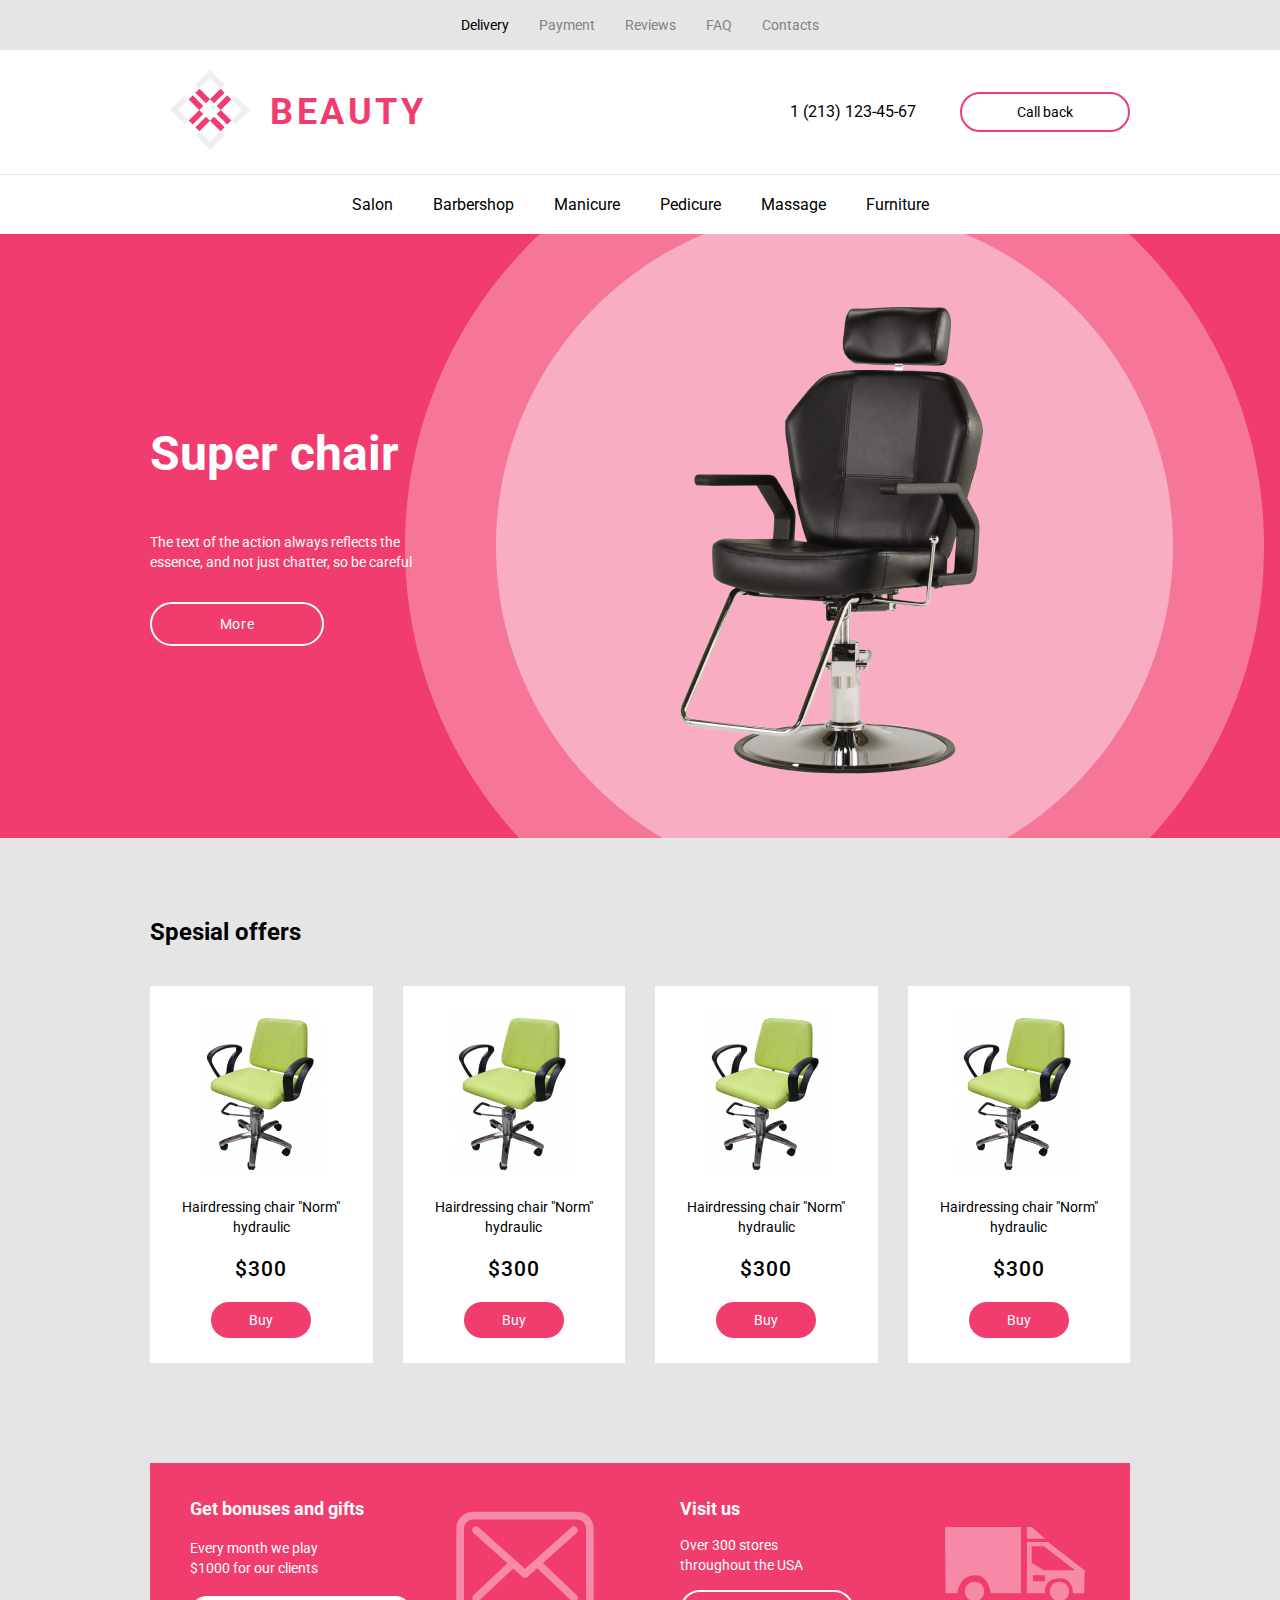
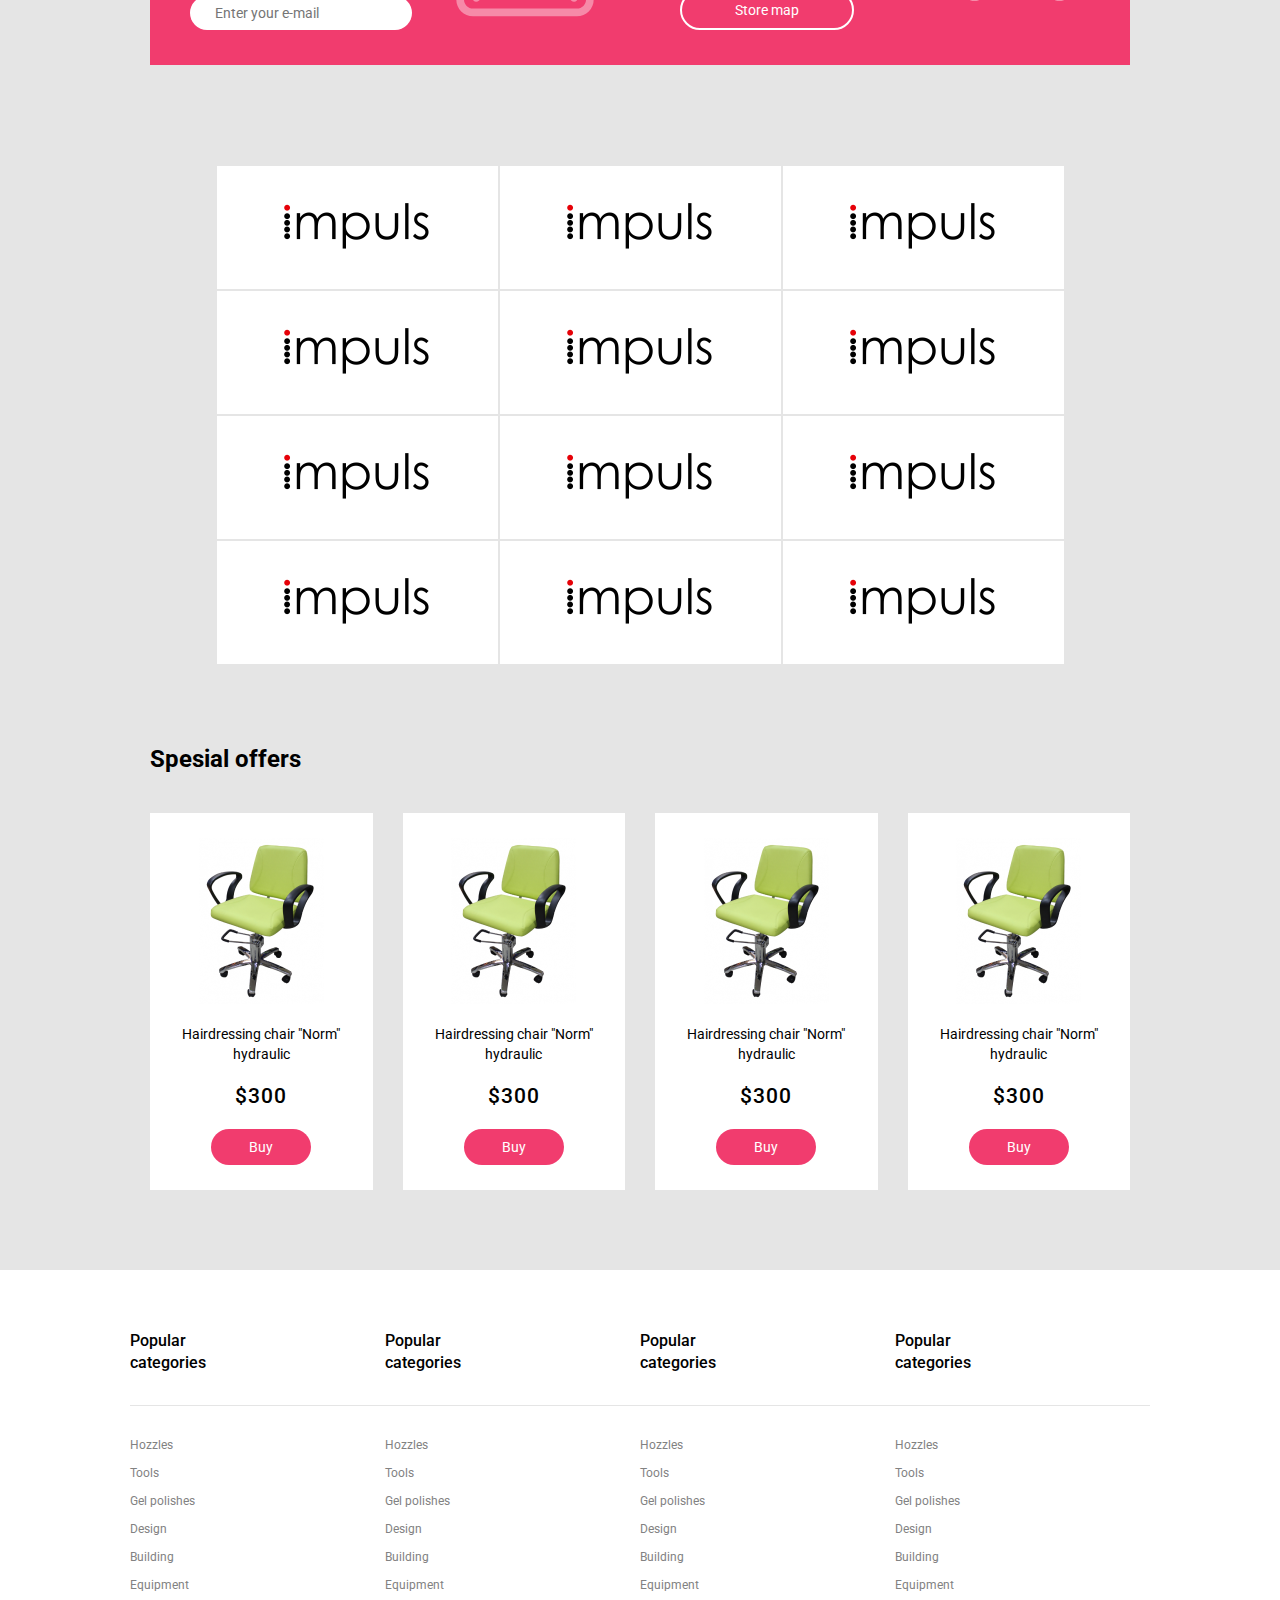
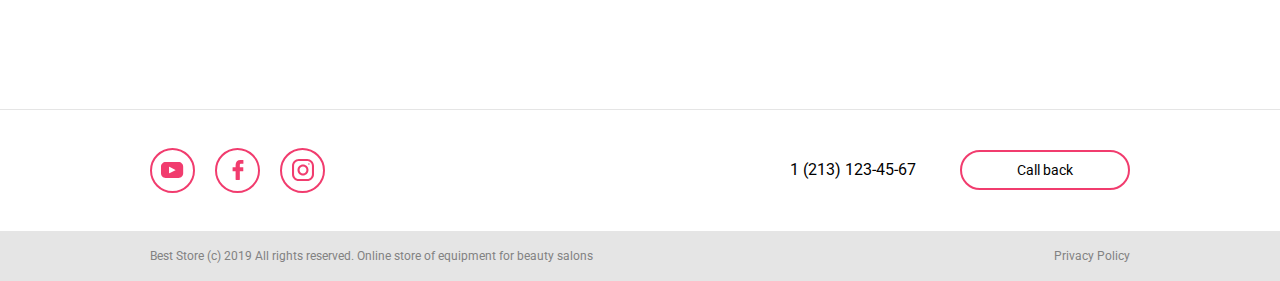
<file: HomeTask11_scss+bem/index.html>
<!DOCTYPE html>
<html lang="en">
<head>
    <meta charset="UTF-8">
    <meta http-equiv="X-UA-Compatible" content="IE=edge">
    <meta name="viewport" content="width=device-width, initial-scale=1.0">
    <title>Beauty</title>
    <link rel="stylesheet" href="./styles.css">
    <link rel="preconnect" href="https://fonts.googleapis.com"> 
    <link rel="preconnect" href="https://fonts.gstatic.com" crossorigin> 
    <link href="https://fonts.googleapis.com/css2?family=Roboto:wght@400;500;700&display=swap" rel="stylesheet">
</head>
<body>
    <header class="header">
        <nav class="header-nav">
            <a href="#" class="header-nav__link header-nav__link--active">Delivery</a>
            <a href="#" class="header-nav__link">Payment</a>
            <a href="#" class="header-nav__link">Reviews</a>
            <a href="#" class="header-nav__link">FAQ</a>
            <a href="#" class="header-nav__link">Contacts</a>
        </nav>
        <div class="header-info">
            <div class="company-logo">
                 <a href="#">
                    <img src="./images/logo.svg" alt="Logo_Beauty" class="company-logo__img">
                </a>
                <a href="#" class="company-logo__name">BEAUTY</a>
            </div>
            <div class="info-contact">
                <a href="#" class="info-contact__tel">1 (213) 123-45-67</a>
                <button class="info-contact__btn">Call back</button>
            </div>
        </div>
    </header>

    <nav>
        <ul class="navigation-bar">
            <li class="navigation-bar__item"><a href="#">Salon</a></li>
            <li class="navigation-bar__item"><a href="#">Barbershop</a></li>
            <li class="navigation-bar__item dropdown">
                <a href="#">Manicure</a>
                <ul class="dropdown__content">
                    <li><a href="#">Gel polish</a></li>
                    <li class="sub-dropdown">
                        <a href="#">Nail varnish</a>
                        <ul class="sub-dropdown__content">
                            <li><a href="#">Combi manicure</a></li>
                            <li><a href="#">Exspress manicure</a></li>
                            <li><a href="#">Single nail repair</a></li>
                            <li><a href="#">Nail art design</a></li>
                        </ul>
                    </li>
                    <li><a href="#">Nail extensions</a></li>
                    <li><a href="#">Other nail services</a></li>
                </ul>
            </li>
            <li class="navigation-bar__item"><a href="#">Pedicure</a></li>
            <li class="navigation-bar__item"><a href="#">Massage</a></li>
            <li class="navigation-bar__item"><a href="#">Furniture</a></li>
        </ul>
    </nav>

    <section class="advertisement">
        <div class="advertisement-content">
            <h2 class="advertisement-content__heading">Super chair</h2>
            <p class="advertisement-content__text">The text of the action always reflects the essence, and not just chatter, so be careful</p>
            <a href="#" class="advertisement-content__link">More</a>
        </div>
    </section>

    <main class="main">
        <h4 class="main__heading">Spesial offers</h4>
        <ul class="special-offers">
            <li class="offer-card">
                <img src="./images/product_item.png" alt="product_item" class="offer-card__img">
                <p class="offer-card__text">Hairdressing chair "Norm" hydraulic</p>
                <div class="offer-card__price">$300</div>
                <button class="offer-card__btn">Buy</button>
            </li>
            <li class="offer-card">
                <img src="./images/product_item.png" alt="product_item" class="offer-card__img">
                <p class="offer-card__text">Hairdressing chair "Norm" hydraulic</p>
                <div class="offer-card__price">$300</div>
                <button class="offer-card__btn">Buy</button>
            </li>
            <li class="offer-card">
                <img src="./images/product_item.png" alt="product_item" class="offer-card__img">
                <p class="offer-card__text">Hairdressing chair "Norm" hydraulic</p>
                <div class="offer-card__price">$300</div>
                <button class="offer-card__btn">Buy</button>
            </li>
            <li class="offer-card">
                <img src="./images/product_item.png" alt="product_item" class="offer-card__img">
                <p class="offer-card__text">Hairdressing chair "Norm" hydraulic</p>
                <div class="offer-card__price">$300</div>
                <button class="offer-card__btn">Buy</button>
            </li>
        </ul>

        <section class="promo">
            <div class="promo-item">
                <div class="promo-item__content">
                    <h5 class="promo-item__content__heading">Get bonuses and gifts</h5>
                    <p class="promo-item__content__text">Every month we play <br> $1000 for our clients</p>
                    <input class="promo-item__content__mail" type="email" placeholder="Enter your e-mail">
                </div>
                <img src="./images/icon_email.svg" alt="icon_email" class="promo-item__img">
            </div>
            <div class="promo-item">
                <div class="promo-item__content">
                    <h5 class="promo-item__content__heading">Visit us</h5>
                    <p class="promo-item__content__text">Over 300 stores <br> throughout the USA</p>
                    <a class="promo-item__content__btn" href="#">Store map</a>
                </div>
                <img src="./images/icon_delivery.svg" alt="icon_delivery" class="promo-item__img">
            </div>
        </section>

        <section>
            <ul class="banners_area">
                <li>
                    <a href="#"><img src="./images/impuls.png" alt="logo_impuls"></a>
                </li>
                <li>
                    <a href="#"><img src="./images/impuls.png" alt="logo_impuls"></a>
                </li>
                <li>
                    <a href="#"><img src="./images/impuls.png" alt="logo_impuls"></a>
                </li>
                <li>
                    <a href="#"><img src="./images/impuls.png" alt="logo_impuls"></a>
                </li>
                <li>
                    <a href="#"><img src="./images/impuls.png" alt="logo_impuls"></a>
                </li>
                <li>
                    <a href="#"><img src="./images/impuls.png" alt="logo_impuls"></a>
                </li>
                <li>
                    <a href="#"><img src="./images/impuls.png" alt="logo_impuls"></a>
                </li>
                <li>
                    <a href="#"><img src="./images/impuls.png" alt="logo_impuls"></a>
                </li>
                <li>
                    <a href="#"><img src="./images/impuls.png" alt="logo_impuls"></a>
                </li>
                <li>
                    <a href="#"><img src="./images/impuls.png" alt="logo_impuls"></a>
                </li>
                <li>
                    <a href="#"><img src="./images/impuls.png" alt="logo_impuls"></a>
                </li>
                <li>
                    <a href="#"><img src="./images/impuls.png" alt="logo_impuls"></a>
                </li>
            </ul>
        </section>

        <h4 class="main__heading">Spesial offers</h4>
        <ul class="special-offers">
            <li class="offer-card">
                <img src="./images/product_item.png" alt="product_item" class="offer-card__img">
                <p class="offer-card__text">Hairdressing chair "Norm" hydraulic</p>
                <div class="offer-card__price">$300</div>
                <button class="offer-card__btn">Buy</button>
            </li>
            <li class="offer-card">
                <img src="./images/product_item.png" alt="product_item" class="offer-card__img">
                <p class="offer-card__text">Hairdressing chair "Norm" hydraulic</p>
                <div class="offer-card__price">$300</div>
                <button class="offer-card__btn">Buy</button>
            </li>
            <li class="offer-card">
                <img src="./images/product_item.png" alt="product_item" class="offer-card__img">
                <p class="offer-card__text">Hairdressing chair "Norm" hydraulic</p>
                <div class="offer-card__price">$300</div>
                <button class="offer-card__btn">Buy</button>
            </li>
            <li class="offer-card">
                <img src="./images/product_item.png" alt="product_item" class="offer-card__img">
                <p class="offer-card__text">Hairdressing chair "Norm" hydraulic</p>
                <div class="offer-card__price">$300</div>
                <button class="offer-card__btn">Buy</button>
            </li>
        </ul>
    </main>

    <section class="popular_categories ">
        <div class="popular_categories_wrapper">
            <div class="popular_categories_content">
                <h5>Popular categories</h5>
                <ul>
                    <li> <a href="#"> Hozzles </a> </li>
                    <li> <a href="#"> Tools </a> </li>
                    <li> <a href="#"> Gel polishes </a> </li>
                    <li> <a href="#"> Design </a> </li>
                    <li> <a href="#"> Building </a> </li>
                    <li> <a href="#"> Equipment </a> </li>
                </ul>
            </div>
            <div class="popular_categories_content">
                <h5>Popular categories</h5>
                <ul>
                    <li> <a href="#"> Hozzles </a> </li>
                    <li> <a href="#"> Tools </a> </li>
                    <li> <a href="#"> Gel polishes </a> </li>
                    <li> <a href="#"> Design </a> </li>
                    <li> <a href="#"> Building </a> </li>
                    <li> <a href="#"> Equipment </a> </li>
                </ul>
            </div>
            <div class="popular_categories_content">
                <h5>Popular categories</h5>
                <ul>
                    <li> <a href="#"> Hozzles </a> </li>
                    <li> <a href="#"> Tools </a> </li>
                    <li> <a href="#"> Gel polishes </a> </li>
                    <li> <a href="#"> Design </a> </li>
                    <li> <a href="#"> Building </a> </li>
                    <li> <a href="#"> Equipment </a> </li>
                </ul>
            </div>
            <div class="popular_categories_content">
                <h5>Popular categories</h5>
                <ul>
                    <li> <a href="#"> Hozzles </a> </li>
                    <li> <a href="#"> Tools </a> </li>
                    <li> <a href="#"> Gel polishes </a> </li>
                    <li> <a href="#"> Design </a> </li>
                    <li> <a href="#"> Building </a> </li>
                    <li> <a href="#"> Equipment </a> </li>
                </ul>
            </div>
        </div>
    </section>

    <footer class="footer">
        <div class="footer_info">
            <nav class="footer_social_media">
                <a href="#"> <img src="./images/logo_youtube.svg" alt="icon_youtube"> </a>
                <a href="#"> <img src="./images/logo_facebook.svg" alt="icon_facebook"> </a>
                <a href="#"> <img src="./images/logo_instagram.svg" alt="icon_instagram"> </a>
            </nav>
            <div class="info-contact">
                <a href="#" class="info-contact__tel">1 (213) 123-45-67</a>
                <button class="info-contact__btn">Call back</button>
            </div>
        </div>
        <div class="footer_copyrights">
            <span>Best Store (c) 2019 All rights reserved. Online store of equipment for beauty salons</span>
            <a href="#">Privacy Policy</a>
        </div>
    </footer>
</body>
</html>
</file>
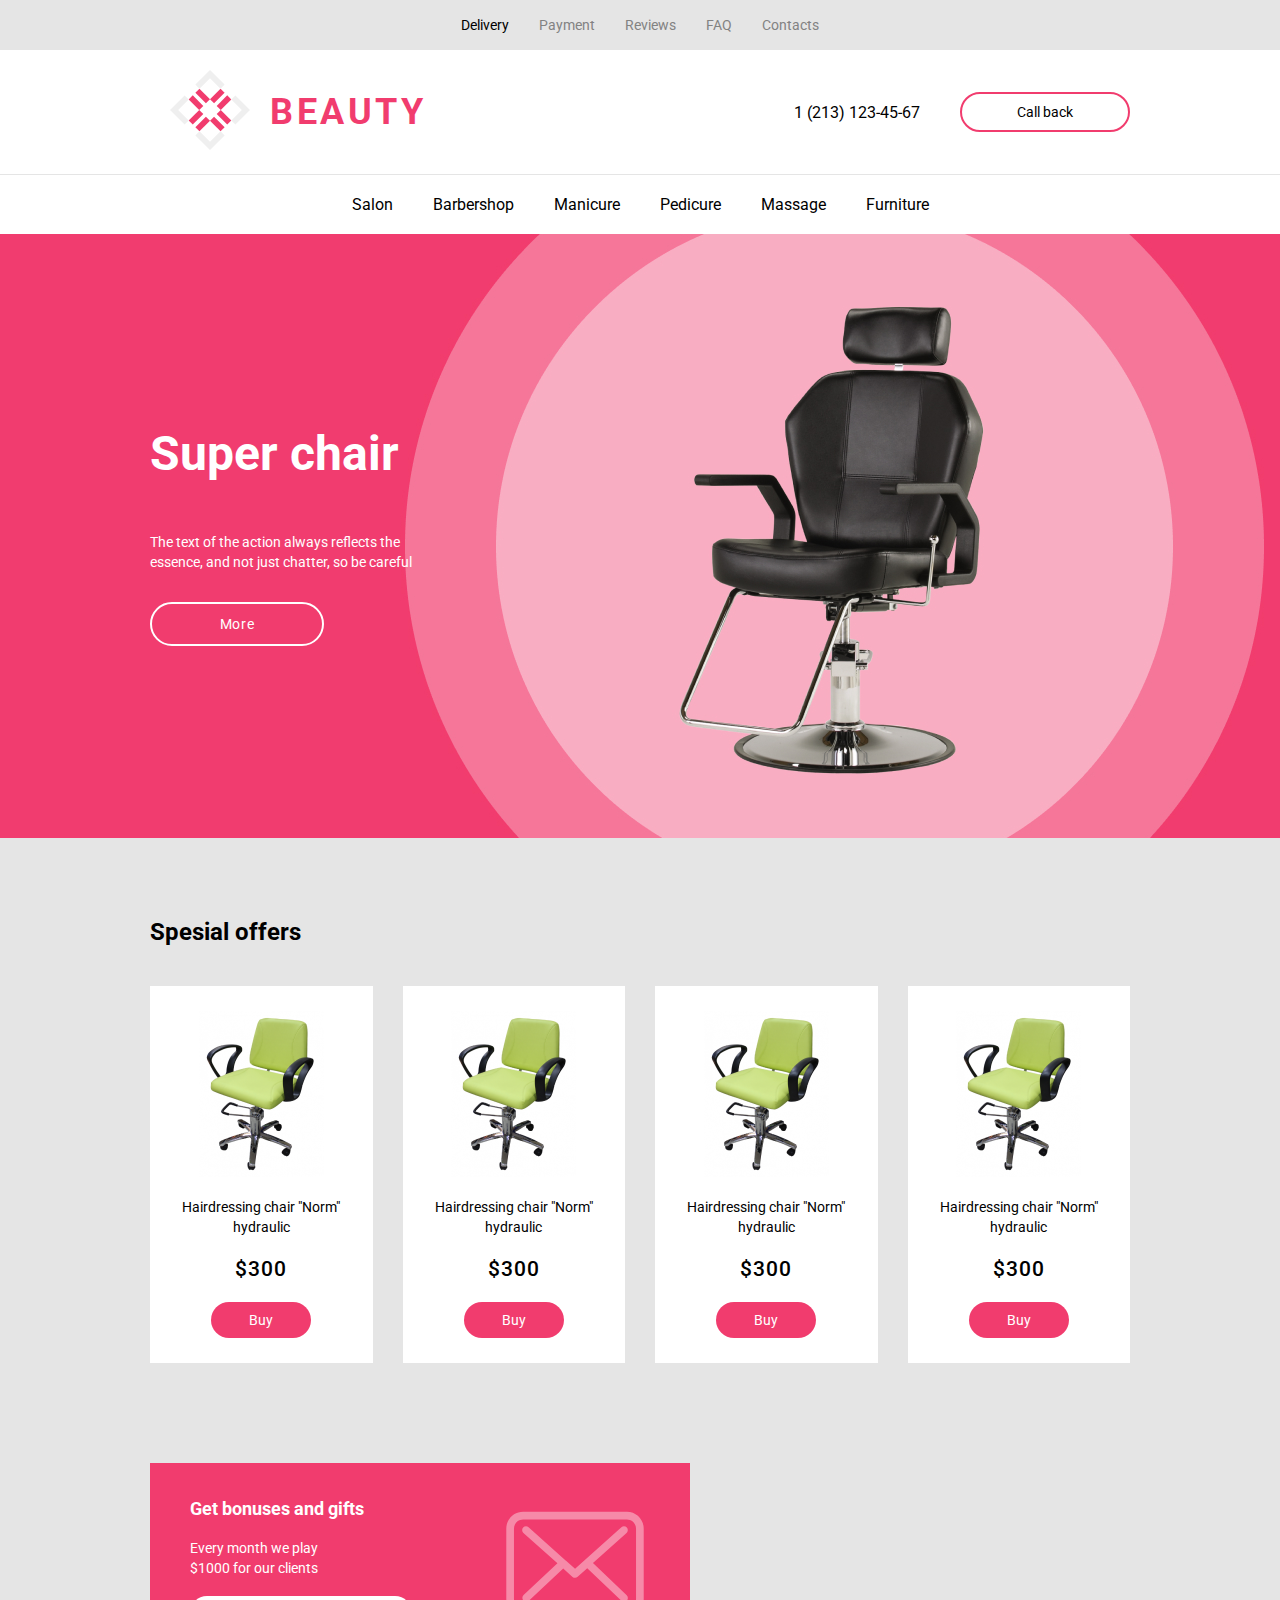
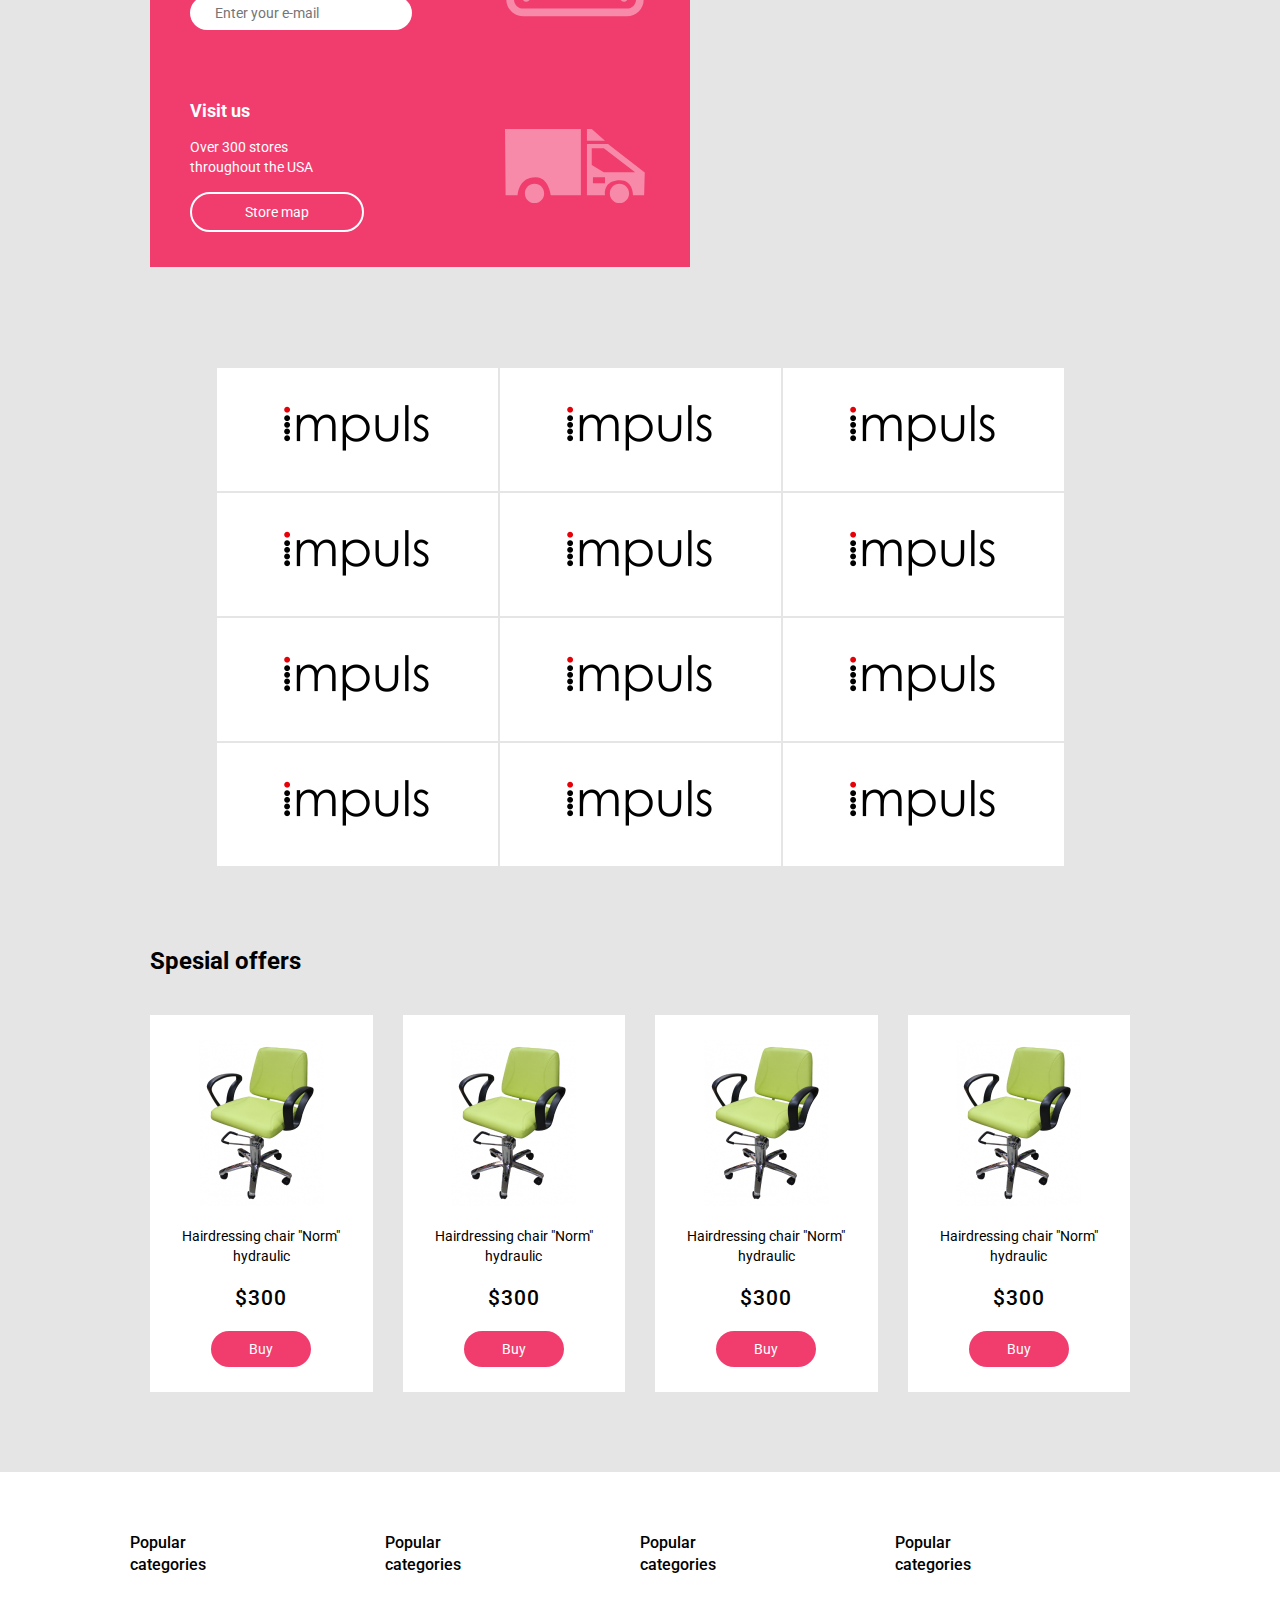
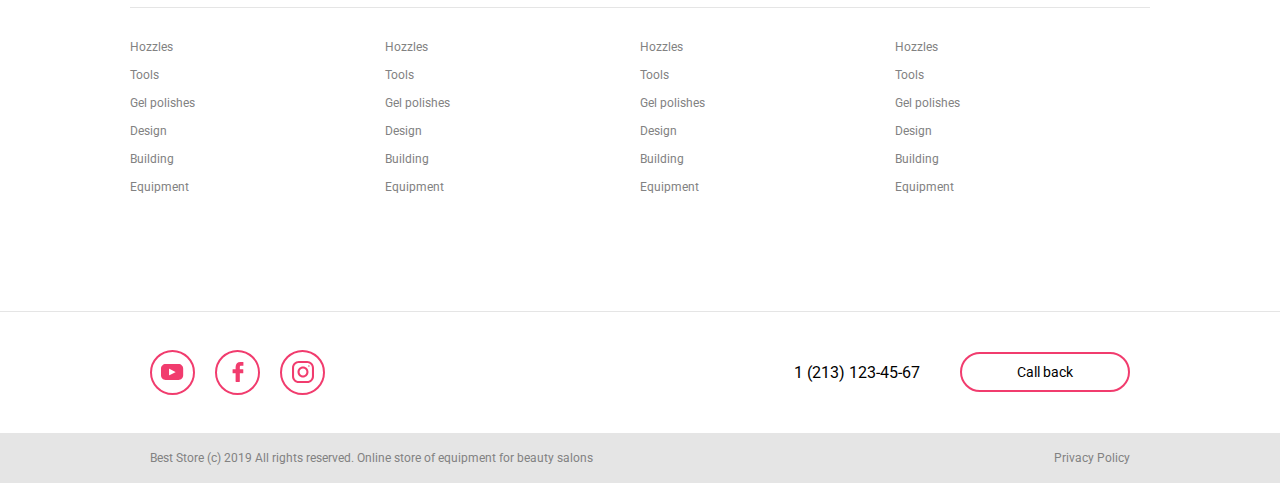
<file: HomeTask12/index.html>
<!DOCTYPE html>
<html lang="en">
<head>
    <meta charset="UTF-8">
    <meta http-equiv="X-UA-Compatible" content="IE=edge">
    <meta name="viewport" content="width=device-width, initial-scale=1.0">
    <title>Beauty</title>
    <link rel="stylesheet" href="./styles.css">
    <link rel="preconnect" href="https://fonts.googleapis.com"> 
    <link rel="preconnect" href="https://fonts.gstatic.com" crossorigin> 
    <link href="https://fonts.googleapis.com/css2?family=Roboto:wght@400;500;700&display=swap" rel="stylesheet">
</head>
<body>
    <header class="header">
        <nav class="header-nav">
            <a href="#" class="header-nav__link header-nav__link--active">Delivery</a>
            <a href="#" class="header-nav__link">Payment</a>
            <a href="#" class="header-nav__link">Reviews</a>
            <a href="#" class="header-nav__link">FAQ</a>
            <a href="#" class="header-nav__link">Contacts</a>
        </nav>
        <div class="header-info">
            <div class="company-logo">
                 <a href="#">
                    <img src="./images/logo.svg" alt="Logo_Beauty" class="company-logo__img">
                </a>
                <a href="#" class="company-logo__name">BEAUTY</a>
            </div>
            <div class="info-contact">
                <a href="#" class="info-contact__tel">1 (213) 123-45-67</a>
                <button class="info-contact__btn">
                    <span>Call back</span>
                    <img src="./images/icon_callback.png" alt="phone">
                </button>
            </div>
        </div>
    </header>

    <nav>
        <div class="navigation-bar-menu">
            <img src="./images/icon_menu_burger.png" alt="main menu" class="navigation-bar-menu__img">
            <span class="navigation-bar-menu__text">Menu</span>
        </div>
        <ul class="navigation-bar">
            <li class="navigation-bar__item"><a href="#">Salon</a></li>
            <li class="navigation-bar__item"><a href="#">Barbershop</a></li>
            <li class="navigation-bar__item dropdown">
                <a href="#">Manicure</a>
                <ul class="dropdown__content">
                    <li><a href="#">Gel polish</a></li>
                    <li class="sub-dropdown">
                        <a href="#">Nail varnish</a>
                        <ul class="sub-dropdown__content">
                            <li><a href="#">Combi manicure</a></li>
                            <li><a href="#">Exspress manicure</a></li>
                            <li><a href="#">Single nail repair</a></li>
                            <li><a href="#">Nail art design</a></li>
                        </ul>
                    </li>
                    <li><a href="#">Nail extensions</a></li>
                    <li><a href="#">Other nail services</a></li>
                </ul>
            </li>
            <li class="navigation-bar__item"><a href="#">Pedicure</a></li>
            <li class="navigation-bar__item"><a href="#">Massage</a></li>
            <li class="navigation-bar__item"><a href="#">Furniture</a></li>
        </ul>
    </nav>

    <section class="advertisement">
        <div class="advertisement-content">
            <h2 class="advertisement-content__heading">Super chair</h2>
            <p class="advertisement-content__text">The text of the action always reflects the essence, and not just chatter, so be careful</p>
            <a href="#" class="advertisement-content__link">More</a>
        </div>
    </section>

    <main class="main">
        <h4 class="main__heading">Spesial offers</h4>
        <ul class="special-offers">
            <li class="offer-card">
                <img src="./images/product_item.png" alt="product_item" class="offer-card__img">
                <p class="offer-card__text">Hairdressing chair "Norm" hydraulic</p>
                <div class="offer-card__price">$300</div>
                <button class="offer-card__btn">Buy</button>
            </li>
            <li class="offer-card">
                <img src="./images/product_item.png" alt="product_item" class="offer-card__img">
                <p class="offer-card__text">Hairdressing chair "Norm" hydraulic</p>
                <div class="offer-card__price">$300</div>
                <button class="offer-card__btn">Buy</button>
            </li>
            <li class="offer-card">
                <img src="./images/product_item.png" alt="product_item" class="offer-card__img">
                <p class="offer-card__text">Hairdressing chair "Norm" hydraulic</p>
                <div class="offer-card__price">$300</div>
                <button class="offer-card__btn">Buy</button>
            </li>
            <li class="offer-card">
                <img src="./images/product_item.png" alt="product_item" class="offer-card__img">
                <p class="offer-card__text">Hairdressing chair "Norm" hydraulic</p>
                <div class="offer-card__price">$300</div>
                <button class="offer-card__btn">Buy</button>
            </li>
        </ul>

        <section class="promo">
            <div class="promo-item">
                <div class="promo-item__content">
                    <h5 class="promo-item__content__heading">Get bonuses and gifts</h5>
                    <p class="promo-item__content__text">Every month we play <br> $1000 for our clients</p>
                    <input class="promo-item__content__mail" type="email" placeholder="Enter your e-mail">
                </div>
                <img src="./images/icon_email.svg" alt="icon_email" class="promo-item__img">
            </div>
            <div class="promo-item">
                <div class="promo-item__content">
                    <h5 class="promo-item__content__heading">Visit us</h5>
                    <p class="promo-item__content__text">Over 300 stores <br> throughout the USA</p>
                    <a class="promo-item__content__btn" href="#">Store map</a>
                </div>
                <img src="./images/icon_delivery.svg" alt="icon_delivery" class="promo-item__img">
            </div>
        </section>

        <section>
            <ul class="banners_area">
                <li>
                    <a href="#"><img src="./images/impuls.png" alt="logo_impuls"></a>
                </li>
                <li>
                    <a href="#"><img src="./images/impuls.png" alt="logo_impuls"></a>
                </li>
                <li>
                    <a href="#"><img src="./images/impuls.png" alt="logo_impuls"></a>
                </li>
                <li>
                    <a href="#"><img src="./images/impuls.png" alt="logo_impuls"></a>
                </li>
                <li>
                    <a href="#"><img src="./images/impuls.png" alt="logo_impuls"></a>
                </li>
                <li>
                    <a href="#"><img src="./images/impuls.png" alt="logo_impuls"></a>
                </li>
                <li>
                    <a href="#"><img src="./images/impuls.png" alt="logo_impuls"></a>
                </li>
                <li>
                    <a href="#"><img src="./images/impuls.png" alt="logo_impuls"></a>
                </li>
                <li>
                    <a href="#"><img src="./images/impuls.png" alt="logo_impuls"></a>
                </li>
                <li>
                    <a href="#"><img src="./images/impuls.png" alt="logo_impuls"></a>
                </li>
                <li>
                    <a href="#"><img src="./images/impuls.png" alt="logo_impuls"></a>
                </li>
                <li>
                    <a href="#"><img src="./images/impuls.png" alt="logo_impuls"></a>
                </li>
            </ul>
        </section>

        <h4 class="main__heading">Spesial offers</h4>
        <ul class="special-offers">
            <li class="offer-card">
                <img src="./images/product_item.png" alt="product_item" class="offer-card__img">
                <p class="offer-card__text">Hairdressing chair "Norm" hydraulic</p>
                <div class="offer-card__price">$300</div>
                <button class="offer-card__btn">Buy</button>
            </li>
            <li class="offer-card">
                <img src="./images/product_item.png" alt="product_item" class="offer-card__img">
                <p class="offer-card__text">Hairdressing chair "Norm" hydraulic</p>
                <div class="offer-card__price">$300</div>
                <button class="offer-card__btn">Buy</button>
            </li>
            <li class="offer-card">
                <img src="./images/product_item.png" alt="product_item" class="offer-card__img">
                <p class="offer-card__text">Hairdressing chair "Norm" hydraulic</p>
                <div class="offer-card__price">$300</div>
                <button class="offer-card__btn">Buy</button>
            </li>
            <li class="offer-card">
                <img src="./images/product_item.png" alt="product_item" class="offer-card__img">
                <p class="offer-card__text">Hairdressing chair "Norm" hydraulic</p>
                <div class="offer-card__price">$300</div>
                <button class="offer-card__btn">Buy</button>
            </li>
        </ul>
    </main>

    <section class="popular_categories ">
        <div class="popular_categories_wrapper">
            <div class="popular_categories_content">
                <h5>Popular categories</h5>
                <ul>
                    <li> <a href="#"> Hozzles </a> </li>
                    <li> <a href="#"> Tools </a> </li>
                    <li> <a href="#"> Gel polishes </a> </li>
                    <li> <a href="#"> Design </a> </li>
                    <li> <a href="#"> Building </a> </li>
                    <li> <a href="#"> Equipment </a> </li>
                </ul>
            </div>
            <div class="popular_categories_content">
                <h5>Popular categories</h5>
                <ul>
                    <li> <a href="#"> Hozzles </a> </li>
                    <li> <a href="#"> Tools </a> </li>
                    <li> <a href="#"> Gel polishes </a> </li>
                    <li> <a href="#"> Design </a> </li>
                    <li> <a href="#"> Building </a> </li>
                    <li> <a href="#"> Equipment </a> </li>
                </ul>
            </div>
            <div class="popular_categories_content">
                <h5>Popular categories</h5>
                <ul>
                    <li> <a href="#"> Hozzles </a> </li>
                    <li> <a href="#"> Tools </a> </li>
                    <li> <a href="#"> Gel polishes </a> </li>
                    <li> <a href="#"> Design </a> </li>
                    <li> <a href="#"> Building </a> </li>
                    <li> <a href="#"> Equipment </a> </li>
                </ul>
            </div>
            <div class="popular_categories_content">
                <h5>Popular categories</h5>
                <ul>
                    <li> <a href="#"> Hozzles </a> </li>
                    <li> <a href="#"> Tools </a> </li>
                    <li> <a href="#"> Gel polishes </a> </li>
                    <li> <a href="#"> Design </a> </li>
                    <li> <a href="#"> Building </a> </li>
                    <li> <a href="#"> Equipment </a> </li>
                </ul>
            </div>
        </div>
    </section>

    <footer class="footer">
        <div class="footer_info">
            <nav class="footer_social_media">
                <a href="#"> <img src="./images/logo_youtube.svg" alt="icon_youtube"> </a>
                <a href="#"> <img src="./images/logo_facebook.svg" alt="icon_facebook"> </a>
                <a href="#"> <img src="./images/logo_instagram.svg" alt="icon_instagram"> </a>
            </nav>
            <div class="info-contact">
                <a href="#" class="info-contact__tel">1 (213) 123-45-67</a>
                <button class="info-contact__btn">
                    <span>Call back</span>
                    <img src="./images/icon_callback.png" alt="phone">
                </button>
            </div>
        </div>
        <div class="footer_copyrights">
            <span>Best Store (c) 2019 All rights reserved. Online store of equipment for beauty salons</span>
            <a href="#">Privacy Policy</a>
        </div>
    </footer>
</body>
</html>
</file>
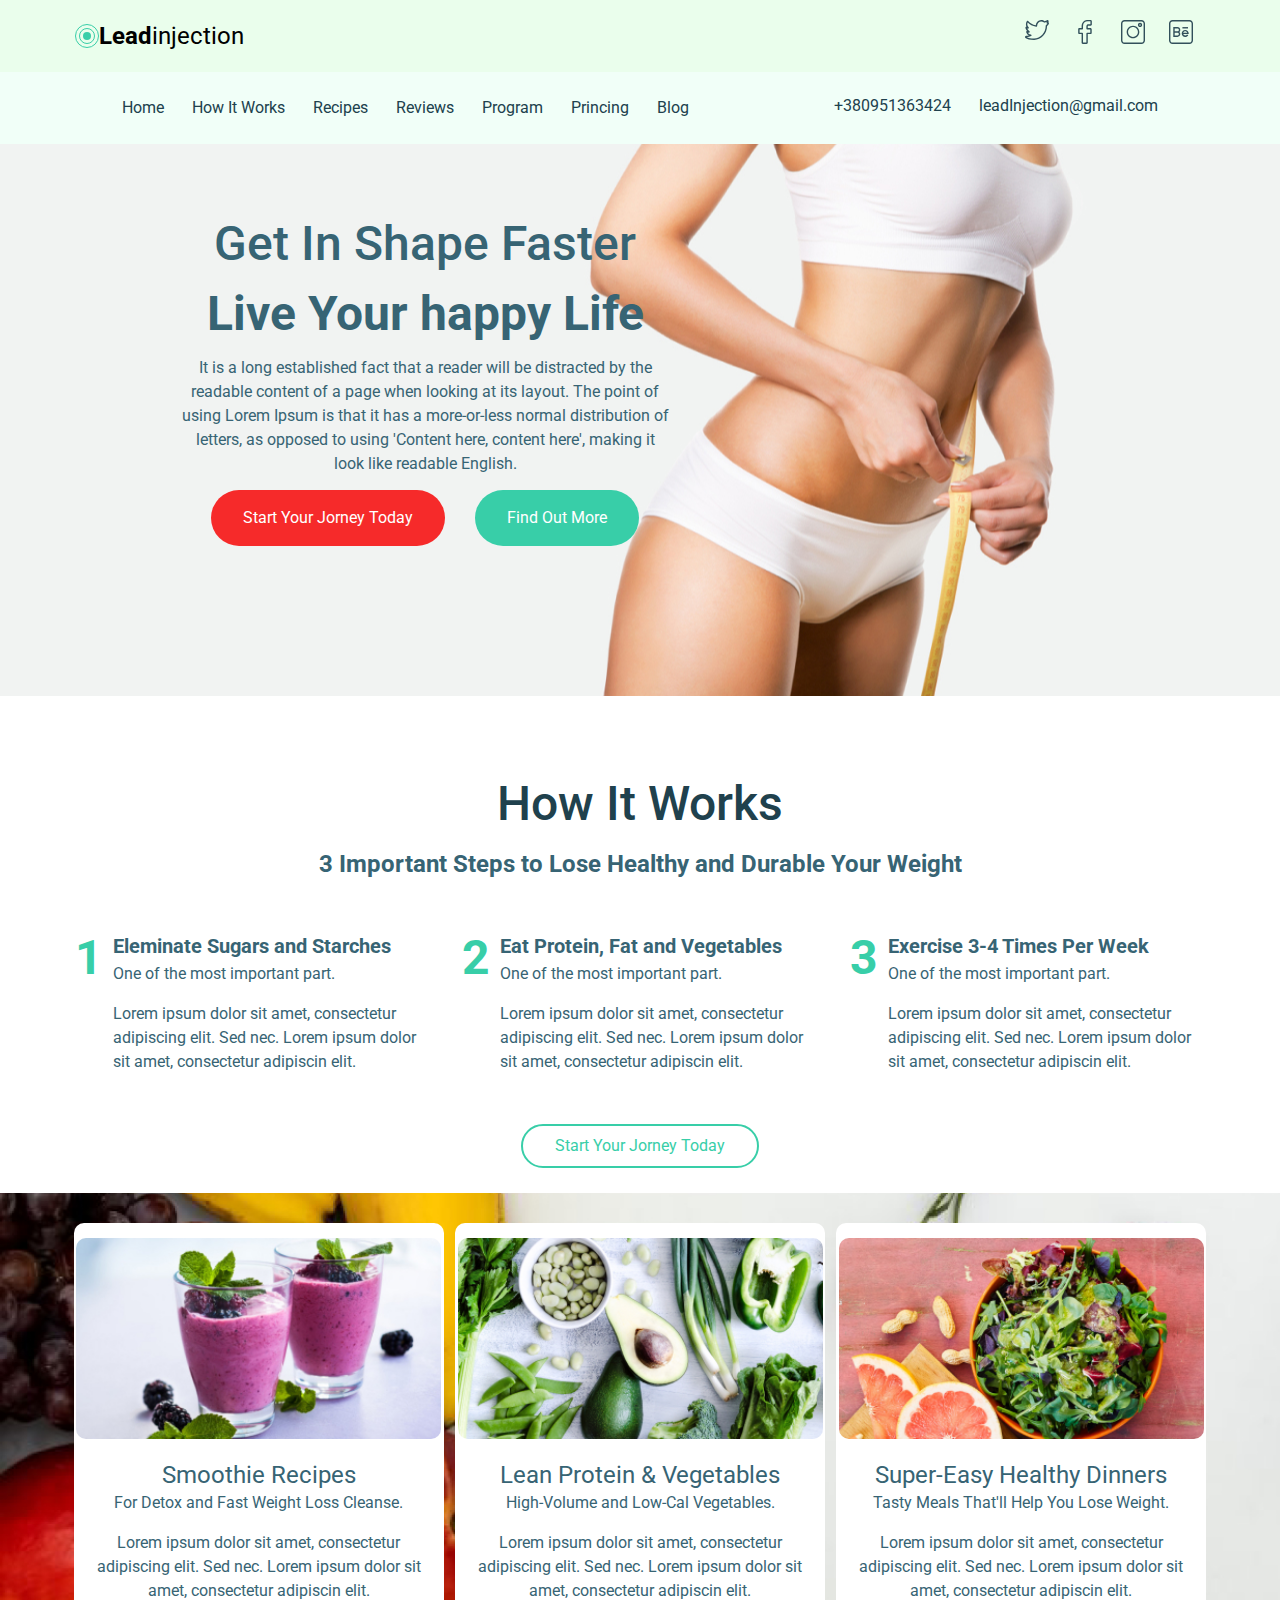
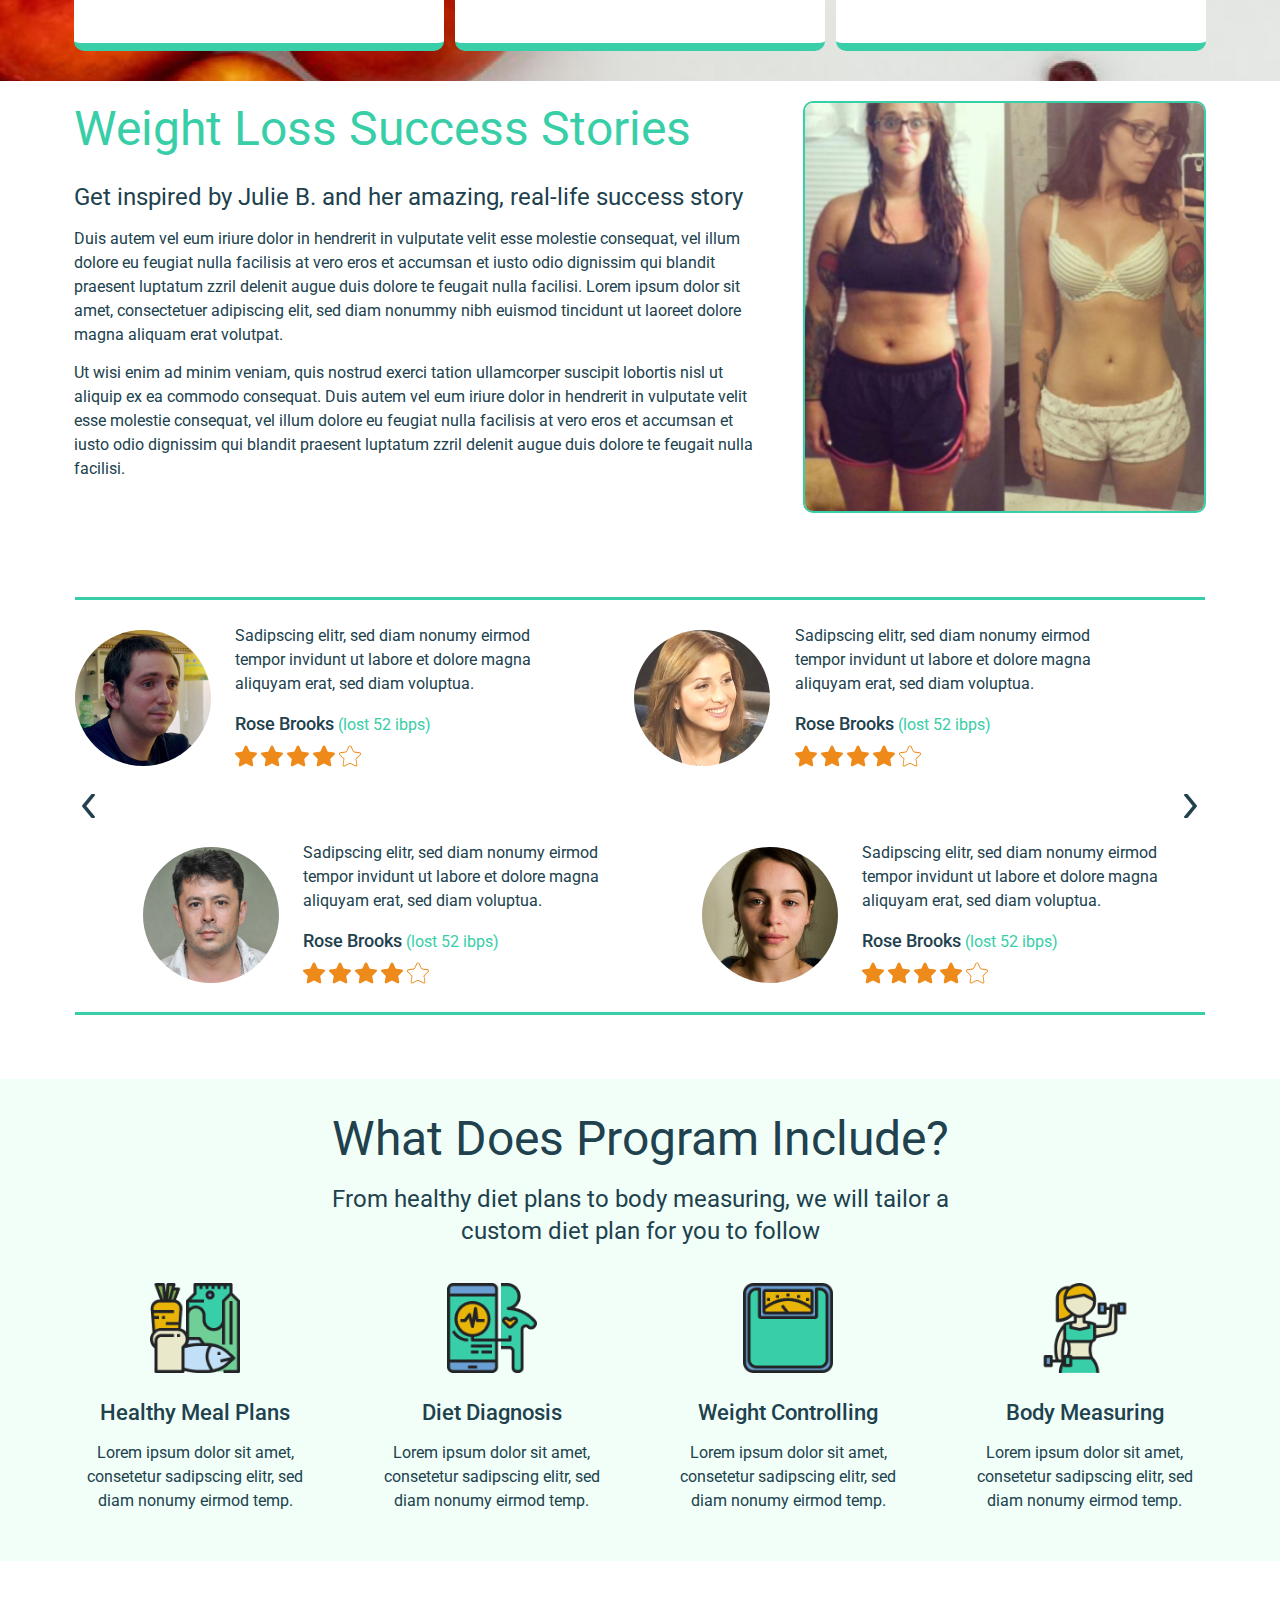
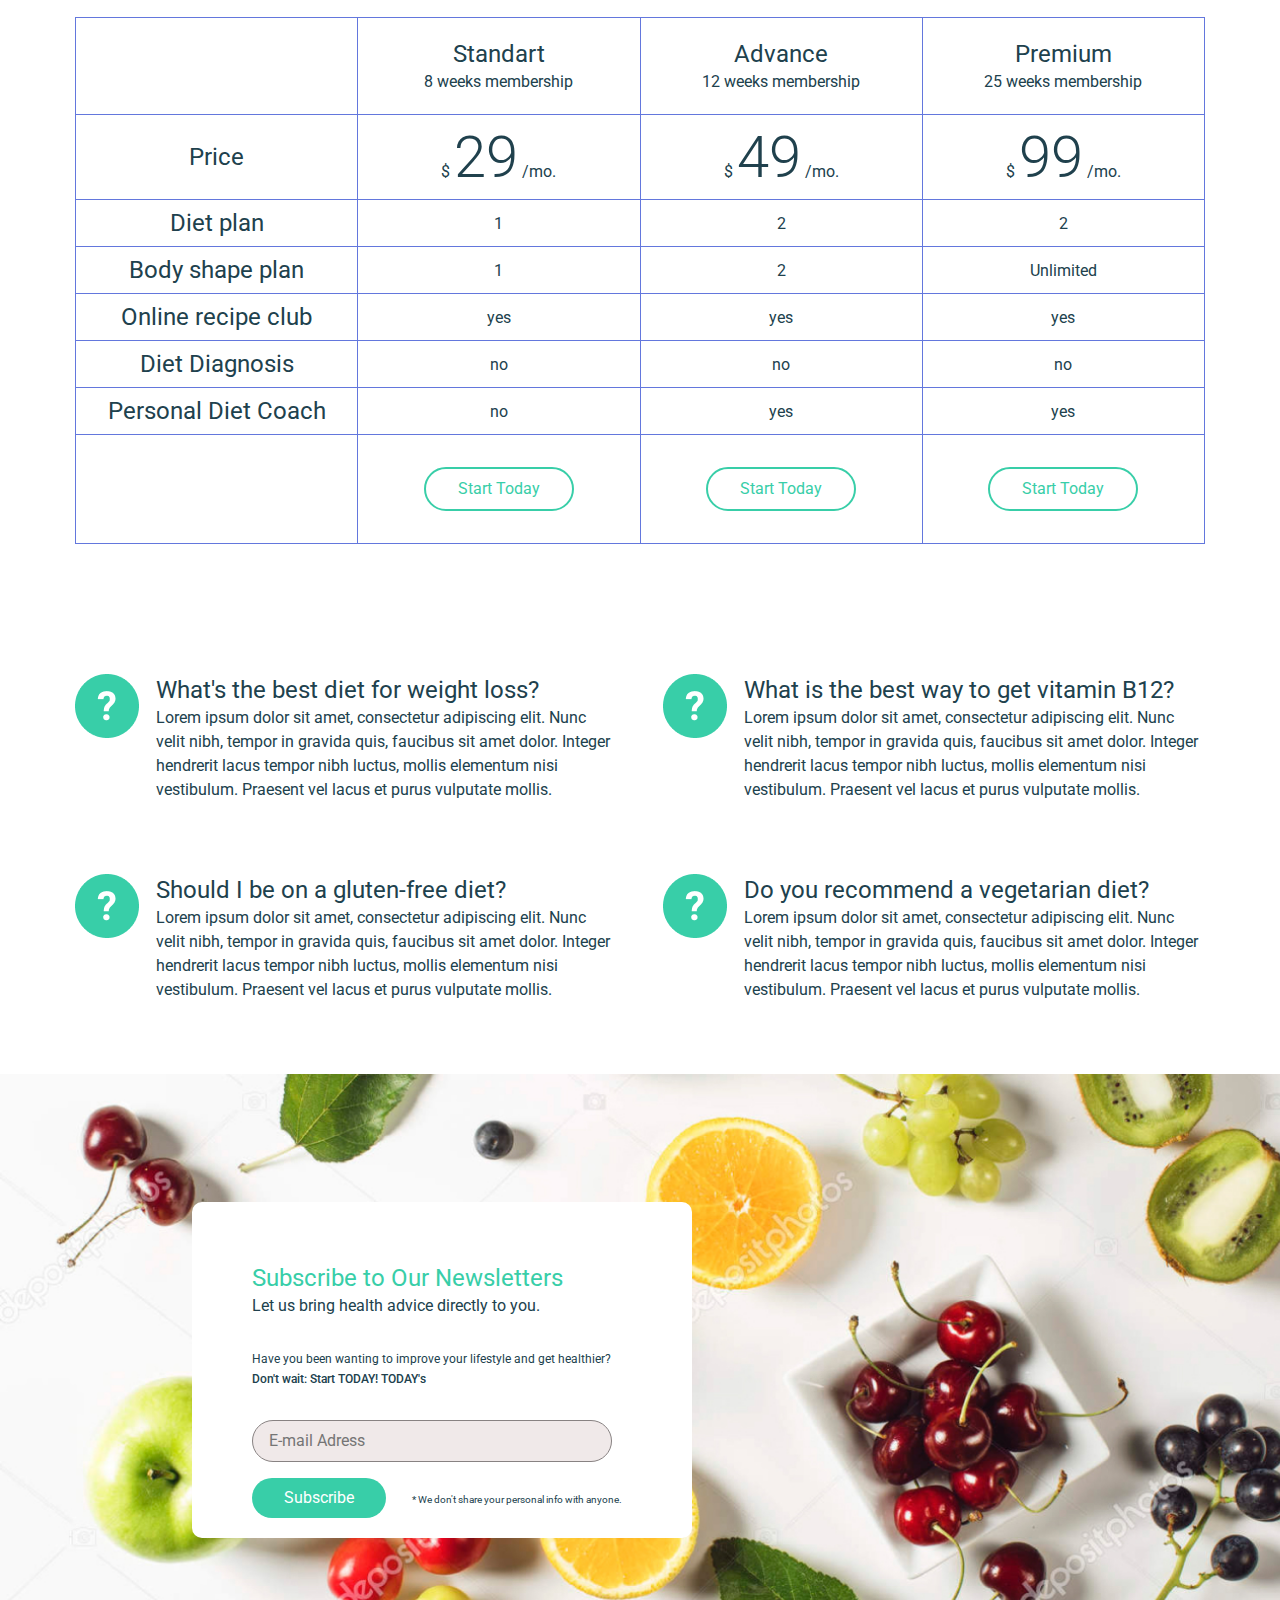
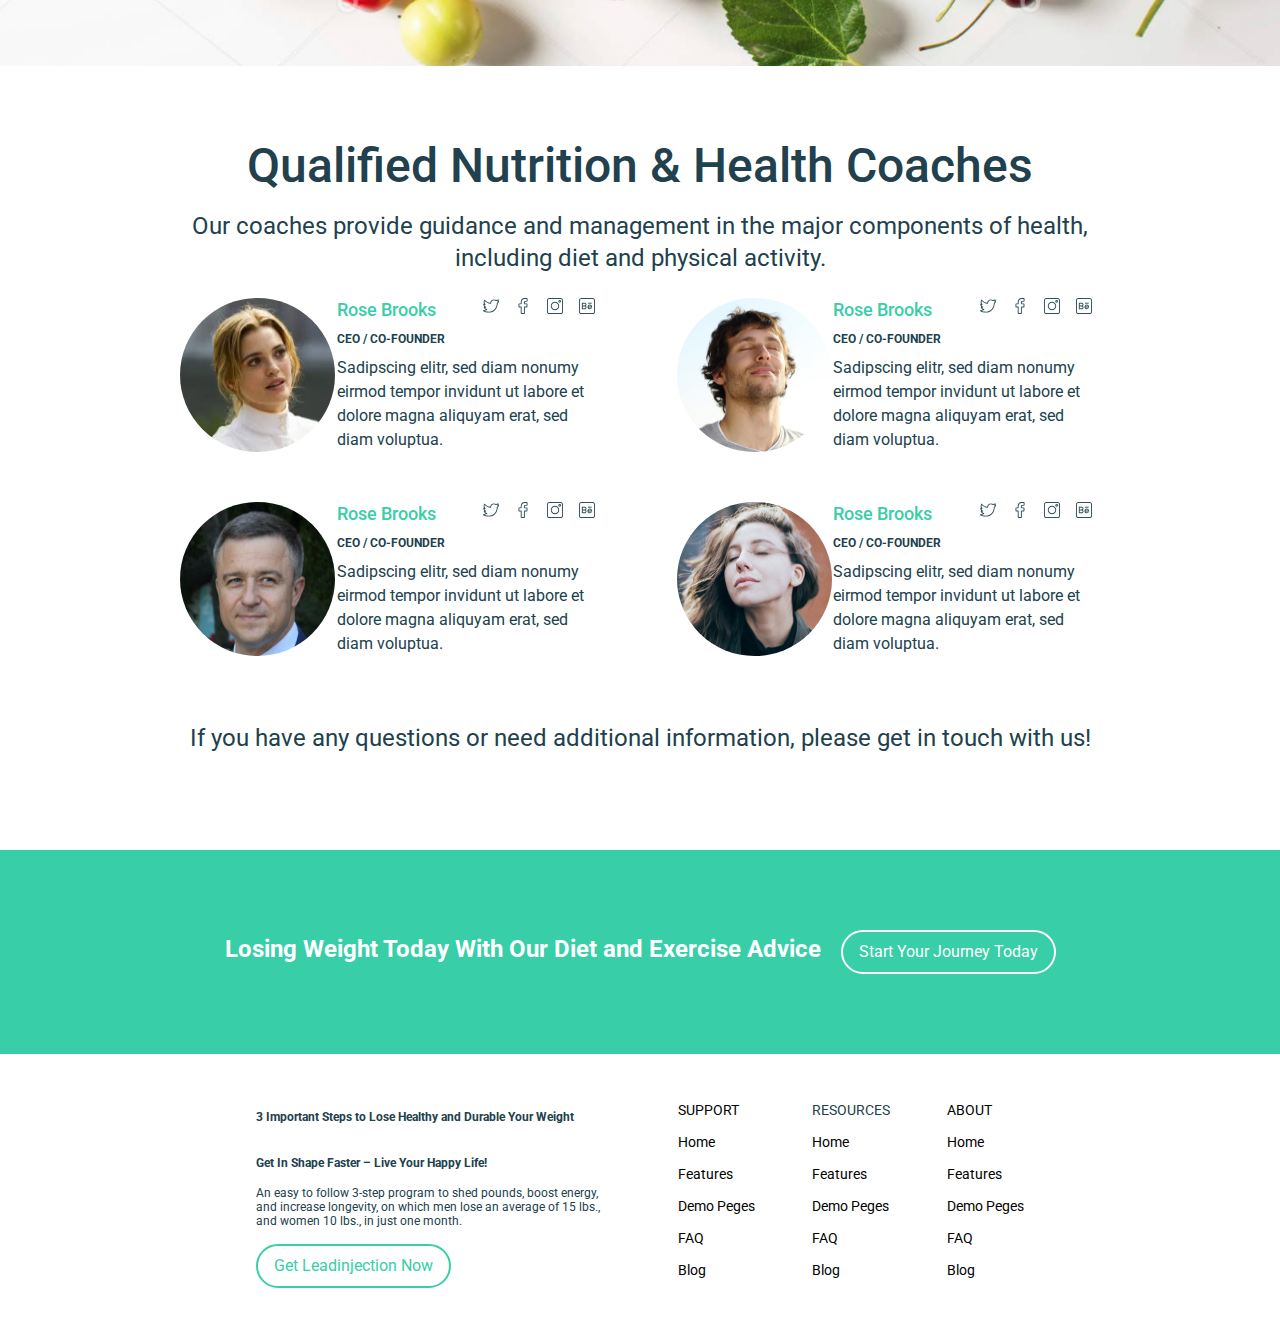
<file: HomeTask13/index.html>
<!DOCTYPE html>
<html lang="en">
<head>
    <meta charset="UTF-8">
    <meta http-equiv="X-UA-Compatible" content="IE=edge">
    <meta name="viewport" content="width=device-width, initial-scale=1.0">
    <title>Lead Injection</title>
    <link rel="preconnect" href="https://fonts.googleapis.com"> 
    <link rel="preconnect" href="https://fonts.gstatic.com" crossorigin> 
    <link href="https://fonts.googleapis.com/css2?family=Roboto+Flex:opsz,wght@8..144,400;8..144,600&family=Roboto:wght@400;500;700&display=swap" rel="stylesheet">
    <link rel="stylesheet" href="./styles.css">
</head>
<body>
    <header>
        <div class="header_logo">
            <img src="./images/logo.svg" alt="logo">
            <b>Lead</b>
            <span>injection</span>
        </div>
        <ul class="header_socialmedia">
            <li><a href="#" target="_blank"><img src="./images/icon_twitter.svg" alt="twitter"></a></li>
            <li><a href="#" target="_blank"><img src="./images/icon_facebook.svg" alt="facebook"></a></li>
            <li><a href="#" target="_blank"><img src="./images/icon_instagram.svg" alt="instagram"></a></li>
            <li><a href="#" target="_blank"><img src="./images/icon_behance.svg" alt="behance"></a></li>
        </ul>
    </header>

    <section class="navigation">
        <menu>
            <img src="./images/icon_burger.png" alt="menu">
        </menu>
        <nav>
            <a href="#">Home</a>
            <a href="#">How It Works</a>
            <a href="#">Recipes</a>
            <a href="#">Reviews</a>
            <a href="#">Program</a>
            <a href="#">Princing</a>
            <a href="#">Blog</a>
        </nav>
        <div>
            <a href="#">+380951363424</a>
            <a href="#">leadInjection@gmail.com </a>
        </div>
    </section>

    <section class="advertising">
        <div class="advertising__content">
            <h2>Get In Shape Faster</h2>
            <h3>Live Your happy Life</h3>
            <p>It is a long established fact that a reader will be distracted by the readable content of a page when looking at its layout. The point of using Lorem Ipsum is that it has a more-or-less normal distribution of letters, as opposed to using 'Content here, content here', making it look like readable English.</p>
            <div class="advertising__content__btn">
                <button class="btn-filled btn-lg btn-filled--red">Start Your Jorney Today</button>
                <button class="btn-filled btn-lg btn-filled--mint-saturated">Find Out More</button>
            </div>
        </div>
    </section>

    <section class="steps">
        <h2>How It Works</h2>
        <h3>3 Important Steps to Lose Healthy and Durable Your Weight</h3>
        <ul class="steps__container">
            <li class="step">
                <div class="step__number">1</div>
                <div class="step__content">
                    <h4>Eleminate Sugars and Starches</h4>
                    <h5>One of the most important part.</h5>
                    <p>Lorem ipsum dolor sit amet, consectetur adipiscing elit. Sed nec. Lorem ipsum dolor sit amet, consectetur adipiscin elit.</p>
                </div>
            </li>
            <li class="step">
                <div class="step__number">2</div>
                <div class="step__content">
                    <h4>Eat Protein, Fat and Vegetables</h4>
                    <h5>One of the most important part.</h5>
                    <p>Lorem ipsum dolor sit amet, consectetur adipiscing elit. Sed nec. Lorem ipsum dolor sit amet, consectetur adipiscin elit.</p>
                </div>
            </li>
            <li class="step">
                <div class="step__number">3</div>
                <div class="step__content">
                    <h4>Exercise 3-4 Times Per Week</h4>
                    <h5>One of the most important part.</h5>
                    <p>Lorem ipsum dolor sit amet, consectetur adipiscing elit. Sed nec. Lorem ipsum dolor sit amet, consectetur adipiscin elit.</p>
                </div>
            </li>
        </ul>
        <button class="btn-transparent btn-md btn-transparent--mint-saturated">Start Your Jorney Today</button>
    </section>

    <section class="recipes">
        <ul class="recipes__cards">
            <li class="recipe">
                <img src="./images/smoothie_recipe.jpg" alt="smoothie recipe">
                <h4>Smoothie Recipes</h4>
                <h5>For Detox and Fast Weight Loss Cleanse.</h5>
                <p>Lorem ipsum dolor sit amet, consectetur adipiscing elit. Sed nec. Lorem ipsum dolor sit amet, consectetur adipiscin elit.</p>
            </li>
            <li class="recipe">
                <img src="./images/vegetables_recipe.jpg" alt="vegetables recipe">
                <h4>Lean Protein & Vegetables</h4>
                <h5>High-Volume and Low-Cal Vegetables.</h5>
                <p>Lorem ipsum dolor sit amet, consectetur adipiscing elit. Sed nec. Lorem ipsum dolor sit amet, consectetur adipiscin elit.</p>
            </li>
            <li class="recipe">
                <img src="./images/healthy_dinner.jpg" alt="healthy dinner">
                <h4>Super-Easy Healthy Dinners</h4>
                <h5>Tasty Meals That'll Help You Lose Weight.</h5>
                <p>Lorem ipsum dolor sit amet, consectetur adipiscing elit. Sed nec. Lorem ipsum dolor sit amet, consectetur adipiscin elit.</p>
            </li>
        </ul>
    </section>

    <section class="story">
        <div class="story__contents">
            <h3>Weight Loss Success Stories</h3>
            <h4>Get inspired by Julie B. and her amazing, real-life success story</h4>
            <p>Duis autem vel eum iriure dolor in hendrerit in vulputate velit esse molestie consequat, vel illum dolore eu feugiat nulla facilisis at vero eros et accumsan et iusto odio dignissim qui blandit praesent luptatum zzril delenit augue duis dolore te feugait nulla facilisi. Lorem ipsum dolor sit amet, consectetuer adipiscing elit, sed diam nonummy nibh euismod tincidunt ut laoreet dolore magna aliquam erat volutpat.</p>
            <p>Ut wisi enim ad minim veniam, quis nostrud exerci tation ullamcorper suscipit lobortis nisl ut aliquip ex ea commodo consequat. Duis autem vel eum iriure dolor in hendrerit in vulputate velit esse molestie consequat, vel illum dolore eu feugiat nulla facilisis at vero eros et accumsan et iusto odio dignissim qui blandit praesent luptatum zzril delenit augue duis dolore te feugait nulla facilisi.</p>
        </div>
        <img src="./images/Julie_B.jpg" alt="Julie B.">
    </section>

    <section class="feedback">
        <div class="feedback__container">
            <div class="feedback__container__card">
                <img src="./images/avatar1.jpg" alt="avatar">
                <div class="card__contents">
                    <p>Sadipscing elitr, sed diam nonumy eirmod tempor invidunt ut labore et dolore magna aliquyam erat, sed diam voluptua.</p>
                    <span class="card__contents__name">Rose Brooks</span>
                    <span class="card__contents__result">(lost 52 ibps)</span>
                    <div class="feedback-stars">
                        <img src="./images/filled_star.svg" alt="star">
                        <img src="./images/filled_star.svg" alt="star">
                        <img src="./images/filled_star.svg" alt="star">
                        <img src="./images/filled_star.svg" alt="star">
                        <img src="./images/transparent_star.svg" alt="star">
                    </div>
                </div>
            </div>
            <div class="feedback__container__card">
                <img src="./images/avatar2.jpg" alt="avatar">
                <div class="card__contents">
                    <p>Sadipscing elitr, sed diam nonumy eirmod tempor invidunt ut labore et dolore magna aliquyam erat, sed diam voluptua.</p>
                    <span class="card__contents__name">Rose Brooks</span>
                    <span class="card__contents__result">(lost 52 ibps)</span>
                    <div class="feedback-stars">
                        <img src="./images/filled_star.svg" alt="star">
                        <img src="./images/filled_star.svg" alt="star">
                        <img src="./images/filled_star.svg" alt="star">
                        <img src="./images/filled_star.svg" alt="star">
                        <img src="./images/transparent_star.svg" alt="star">
                    </div>
                </div>
            </div>
        </div>
        <div class="feedback__scroll">
            <img src="./images/chevron-left.png" alt="left scroll">
            <img src="./images/chevron-right.png" alt="right scroll">
        </div>
        <div class="feedback__container">
            <div class="feedback__container__card">
                <img src="./images/avatar3.jpg" alt="avatar">
                <div class="card__contents">
                    <p>Sadipscing elitr, sed diam nonumy eirmod tempor invidunt ut labore et dolore magna aliquyam erat, sed diam voluptua.</p>
                    <span class="card__contents__name">Rose Brooks</span>
                    <span class="card__contents__result">(lost 52 ibps)</span>
                    <div class="feedback-stars">
                        <img src="./images/filled_star.svg" alt="star">
                        <img src="./images/filled_star.svg" alt="star">
                        <img src="./images/filled_star.svg" alt="star">
                        <img src="./images/filled_star.svg" alt="star">
                        <img src="./images/transparent_star.svg" alt="star">
                    </div>
                </div>
            </div>
            <div class="feedback__container__card">
                <img src="./images/avatar4.jpg" alt="avatar">
                <div class="card__contents">
                    <p>Sadipscing elitr, sed diam nonumy eirmod tempor invidunt ut labore et dolore magna aliquyam erat, sed diam voluptua.</p>
                    <span class="card__contents__name">Rose Brooks</span>
                    <span class="card__contents__result">(lost 52 ibps)</span>
                    <div class="feedback-stars">
                        <img src="./images/filled_star.svg" alt="star">
                        <img src="./images/filled_star.svg" alt="star">
                        <img src="./images/filled_star.svg" alt="star">
                        <img src="./images/filled_star.svg" alt="star">
                        <img src="./images/transparent_star.svg" alt="star">
                    </div>
                </div>
            </div>
        </div>
    </section>

    <section class="tools">
        <h3>What Does Program Include?</h3>
        <h4>From healthy diet plans to body measuring, we will tailor a custom diet plan for you to follow</h4>
        <div class="tools__container">
            <div class="tools__container__card">
                <img src="./images/healthy-food.png" alt="healthy food">
                <h4>Healthy Meal Plans</h4>
                <p>Lorem ipsum dolor sit amet, consetetur sadipscing elitr, sed diam nonumy eirmod temp.</p>
            </div>
            <div class="tools__container__card">
                <img src="./images/heart-rate.png" alt="heart rate">
                <h4>Diet Diagnosis</h4>
                <p>Lorem ipsum dolor sit amet, consetetur sadipscing elitr, sed diam nonumy eirmod temp.</p>
            </div>
            <div class="tools__container__card">
                <img src="./images/weight.png" alt="weight">
                <h4>Weight Controlling</h4>
                <p>Lorem ipsum dolor sit amet, consetetur sadipscing elitr, sed diam nonumy eirmod temp.</p>
            </div>
            <div class="tools__container__card">
                <img src="./images/body-measuring.png" alt="body measuring">
                <h4>Body Measuring</h4>
                <p>Lorem ipsum dolor sit amet, consetetur sadipscing elitr, sed diam nonumy eirmod temp.</p>
            </div>
        </div>        
    </section>

    <section class="price">
        <table class="price-table">
            <thead>
                <th class="price-table__head"></th>
                <th class="price-table__head">
                    <p class="price-table__head__name">Standart</p>
                    <p class="price-table__head__description">8 weeks membership</p>
                </th>
                <th class="price-table__head">
                    <p class="price-table__head__name">Advance</p>
                    <p class="price-table__head__description">12 weeks membership</p>
                </th>
                <th class="price-table__head">
                    <p class="price-table__head__name">Premium</p>
                    <p class="price-table__head__description">25 weeks membership</p>
                </th>
            </thead>
            <tbody>
                <tr>
                    <td class="price-table__legend">Price</td>
                    <td>
                        <span>$</span>
                        <span class="price-table__value">29</span>
                        <span>/mo.</span>
                    </td>
                    <td>
                        <span>$</span>
                        <span class="price-table__value">49</span>
                        <span>/mo.</span>
                    </td>
                    <td>
                        <span>$</span>
                        <span class="price-table__value">99</span>
                        <span>/mo.</span>
                    </td>
                </tr>
                <tr>
                    <td class="price-table__legend">Diet plan</td>
                    <td>1</td>
                    <td>2</td>
                    <td>2</td>
                </tr>
                <tr>
                    <td class="price-table__legend">Body shape plan</td>
                    <td>1</td>
                    <td>2</td>
                    <td>Unlimited</td>
                </tr>
                <tr>
                    <td class="price-table__legend">Online recipe club</td>
                    <td>yes</td>
                    <td>yes</td>
                    <td>yes</td>
                </tr>
                <tr>
                    <td class="price-table__legend">Diet Diagnosis</td>
                    <td>no</td>
                    <td>no</td>
                    <td>no</td>
                </tr>
                <tr>
                    <td class="price-table__legend">Personal Diet Coach</td>
                    <td>no</td>
                    <td>yes</td>
                    <td>yes</td>
                </tr>
                <tr>
                    <td></td>
                    <td>
                        <button class="btn-transparent btn-md btn-transparent--mint-saturated">Start Today</button>
                    </td>
                    <td>
                        <button class="btn-transparent btn-md btn-transparent--mint-saturated">Start Today</button>
                    </td>
                    <td>
                        <button class="btn-transparent btn-md btn-transparent--mint-saturated">Start Today</button>
                    </td>
                </tr>
            </tbody>
        </table>
    </section>

    <section class="faq">
        <div class="faq-contents">
            <img src="./images/question_mark.png" alt="question mark">
            <div class="faq-contents__text">
                <h4>What's the best diet for weight loss?</h4>
                <p>Lorem ipsum dolor sit amet, consectetur adipiscing elit. Nunc velit nibh, tempor in gravida quis, faucibus sit amet dolor. Integer hendrerit lacus tempor nibh luctus, mollis elementum nisi vestibulum. Praesent vel lacus et purus vulputate mollis. </p>
            </div>
        </div>
        <div class="faq-contents">
            <img src="./images/question_mark.png" alt="question mark">
            <div class="faq-contents__text">
                <h4>What is the best way to get vitamin B12?</h4>
                <p>Lorem ipsum dolor sit amet, consectetur adipiscing elit. Nunc velit nibh, tempor in gravida quis, faucibus sit amet dolor. Integer hendrerit lacus tempor nibh luctus, mollis elementum nisi vestibulum. Praesent vel lacus et purus vulputate mollis. </p>
            </div>
        </div>
        <div class="faq-contents">
            <img src="./images/question_mark.png" alt="question mark">
            <div class="faq-contents__text">
                <h4>Should I be on a gluten-free diet?</h4>
                <p>Lorem ipsum dolor sit amet, consectetur adipiscing elit. Nunc velit nibh, tempor in gravida quis, faucibus sit amet dolor. Integer hendrerit lacus tempor nibh luctus, mollis elementum nisi vestibulum. Praesent vel lacus et purus vulputate mollis. </p>
            </div>
        </div>
        <div class="faq-contents">
            <img src="./images/question_mark.png" alt="question mark">
            <div class="faq-contents__text">
                <h4>Do you recommend a vegetarian diet?</h4>
                <p>Lorem ipsum dolor sit amet, consectetur adipiscing elit. Nunc velit nibh, tempor in gravida quis, faucibus sit amet dolor. Integer hendrerit lacus tempor nibh luctus, mollis elementum nisi vestibulum. Praesent vel lacus et purus vulputate mollis. </p>
            </div>
        </div>
    </section>

    <section class="contact-us">
        <div class="contact-us-form">
            <h4>Subscribe to Our Newsletters</h4>
            <h5>Let us bring health advice directly to you.</h5>
            <p>Have you been wanting to improve your lifestyle and get healthier?</p>
            <b>Don't wait: Start TODAY! TODAY's</b>
            <input type="email" placeholder="E-mail Adress">
            <button class="btn-filled btn-md btn-filled--mint-saturated">Subscribe</button>
            <span>* We don't share your personal info with anyone.</span>
        </div>
    </section>

    <section class="coache">
        <h3>Qualified Nutrition & Health Coaches</h3>
        <h4>Our coaches provide guidance and management in the major components of health, including diet and physical activity.</h4>
        <div class="coache__container">
            <div class="coache-card">
                <img src="./images/avatar5.jpg" alt="avatar">
                <div class="coache-card__contents">
                    <div class="coache-card__contents__name">
                        <h5>Rose Brooks</h5>
                        <ul class="header_socialmedia">
                            <li><a href="#" target="_blank"><img src="./images/icon_twitter.svg" alt="twitter"></a></li>
                            <li><a href="#" target="_blank"><img src="./images/icon_facebook.svg" alt="facebook"></a></li>
                            <li><a href="#" target="_blank"><img src="./images/icon_instagram.svg" alt="instagram"></a></li>
                            <li><a href="#" target="_blank"><img src="./images/icon_behance.svg" alt="behance"></a></li>
                        </ul>
                    </div>
                    <div class="coache-card__contents__description">
                        <h5>CEO / CO-FOUNDER</h5>
                        <p>Sadipscing elitr, sed diam nonumy eirmod tempor invidunt ut labore et dolore magna aliquyam erat, sed diam voluptua.</p>
                    </div>
                </div>
            </div>
            <div class="coache-card">
                <img src="./images/avatar6.jpg" alt="avatar">
                <div class="coache-card__contents">
                    <div class="coache-card__contents__name">
                        <h5>Rose Brooks</h5>
                        <ul class="header_socialmedia">
                            <li><a href="#" target="_blank"><img src="./images/icon_twitter.svg" alt="twitter"></a></li>
                            <li><a href="#" target="_blank"><img src="./images/icon_facebook.svg" alt="facebook"></a></li>
                            <li><a href="#" target="_blank"><img src="./images/icon_instagram.svg" alt="instagram"></a></li>
                            <li><a href="#" target="_blank"><img src="./images/icon_behance.svg" alt="behance"></a></li>
                        </ul>
                    </div>
                    <div class="coache-card__contents__description">
                        <h5>CEO / CO-FOUNDER</h5>
                        <p>Sadipscing elitr, sed diam nonumy eirmod tempor invidunt ut labore et dolore magna aliquyam erat, sed diam voluptua.</p>
                    </div>
                </div>
            </div>
            <div class="coache-card">
                <img src="./images/avatar7.jpg" alt="avatar">
                <div class="coache-card__contents">
                    <div class="coache-card__contents__name">
                        <h5>Rose Brooks</h5>
                        <ul class="header_socialmedia">
                            <li><a href="#" target="_blank"><img src="./images/icon_twitter.svg" alt="twitter"></a></li>
                            <li><a href="#" target="_blank"><img src="./images/icon_facebook.svg" alt="facebook"></a></li>
                            <li><a href="#" target="_blank"><img src="./images/icon_instagram.svg" alt="instagram"></a></li>
                            <li><a href="#" target="_blank"><img src="./images/icon_behance.svg" alt="behance"></a></li>
                        </ul>
                    </div>
                    <div class="coache-card__contents__description">
                        <h5>CEO / CO-FOUNDER</h5>
                        <p>Sadipscing elitr, sed diam nonumy eirmod tempor invidunt ut labore et dolore magna aliquyam erat, sed diam voluptua.</p>
                    </div>
                </div>
            </div>
            <div class="coache-card">
                <img src="./images/avatar8.jpg" alt="avatar">
                <div class="coache-card__contents">
                    <div class="coache-card__contents__name">
                        <h5>Rose Brooks</h5>
                        <ul class="header_socialmedia">
                            <li><a href="#" target="_blank"><img src="./images/icon_twitter.svg" alt="twitter"></a></li>
                            <li><a href="#" target="_blank"><img src="./images/icon_facebook.svg" alt="facebook"></a></li>
                            <li><a href="#" target="_blank"><img src="./images/icon_instagram.svg" alt="instagram"></a></li>
                            <li><a href="#" target="_blank"><img src="./images/icon_behance.svg" alt="behance"></a></li>
                        </ul>
                    </div>
                    <div class="coache-card__contents__description">
                        <h5>CEO / CO-FOUNDER</h5>
                        <p>Sadipscing elitr, sed diam nonumy eirmod tempor invidunt ut labore et dolore magna aliquyam erat, sed diam voluptua.</p>
                    </div>
                </div>
            </div>
        </div>
        <h4>If you have any questions or need additional information, please get in touch with us!</h4>
    </section>

    <section class="slogan">
        <span>Losing Weight Today With Our Diet and Exercise Advice</span>
        <button class="btn-filled btn-sm btn-filled--mint-saturated">Start Your Journey Today</button>
    </section>

    <footer class="footer">
        <div class="footer-container">
            <div class="footer__text">
                <h4>3 Important Steps to Lose Healthy and Durable Your Weight</h4>
                <h4>Get In Shape Faster – Live Your Happy Life!</h4>
                <p>An easy to follow 3-step program to shed pounds, boost energy, and increase longevity, on which men lose an average of 15 lbs., and women 10 lbs., in just one month.</p>
                <button class="btn-transparent btn-sm btn-transparent--mint-saturated">Get Leadinjection Now</button>
            </div>
            <div class="footer__links">
                <ul>
                    <li><a href="#">SUPPORT</a></li>
                    <li><a href="#">Home</a></li>
                    <li><a href="#">Features</a></li>
                    <li><a href="#">Demo Peges</a></li>
                    <li><a href="#">FAQ</a></li>
                    <li><a href="#">Blog</a></li>
                </ul>
                <ul>
                    <li><a href="#"></a>RESOURCES</a></li>
                    <li><a href="#">Home</a></li>
                    <li><a href="#">Features</a></li>
                    <li><a href="#">Demo Peges</a></li>
                    <li><a href="#">FAQ</a></li>
                    <li><a href="#">Blog</a></li>
                </ul>
                <ul>
                    <li><a href="#">ABOUT</a></li>
                    <li><a href="#">Home</a></li>
                    <li><a href="#">Features</a></li>
                    <li><a href="#">Demo Peges</a></li>
                    <li><a href="#">FAQ</a></li>
                    <li><a href="#">Blog</a></li>
                </ul>
            </div>
        </div>
    </footer>
</body>
</html>
</file>
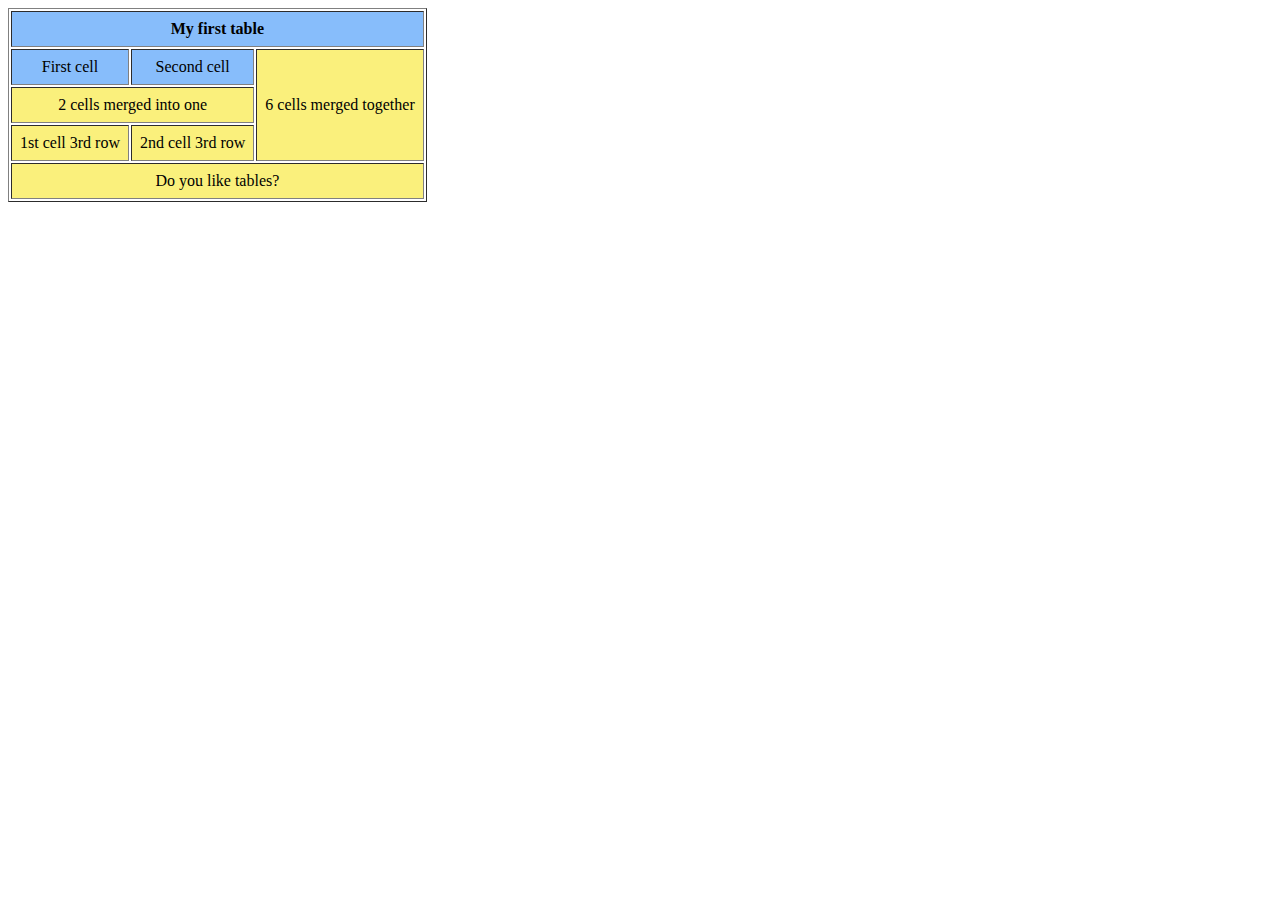
<file: HomeTask3/index.html>
<!DOCTYPE html>
<html lang="en">
<head>
    <meta charset="UTF-8">
    <meta http-equiv="X-UA-Compatible" content="IE=edge">
    <meta name="viewport" content="width=device-width, initial-scale=1.0">
    <title>Table</title>
    <style>
        td {
            text-align: center;
            padding: 8px;
            background-color: rgb(250, 240, 124);
        }
        th {
            padding: 8px;
            background-color: rgb(135, 189, 251);
        }
    </style>
</head>
<body>
    <table border="1">
        <thead>
            <th colspan="4">My first table</th>
        </thead>
        <tbody>
            <tr>
                <td style="background-color: rgb(135, 189, 251);">First cell</td>
                <td style="background-color: rgb(135, 189, 251);">Second cell</td>
                <td colspan="2" rowspan="3">6 cells merged together</td>
            </tr>
            <tr>
                <td colspan="2">2 cells merged into one</td>
            </tr>
            <tr>
                <td>1st cell 3rd row</td>
                <td>2nd cell 3rd row</td>
            </tr>
            <tr>
                <td colspan="4">Do you like tables?</td>
            </tr>
        </tbody>
    </table>
</body>
</html>
</file>
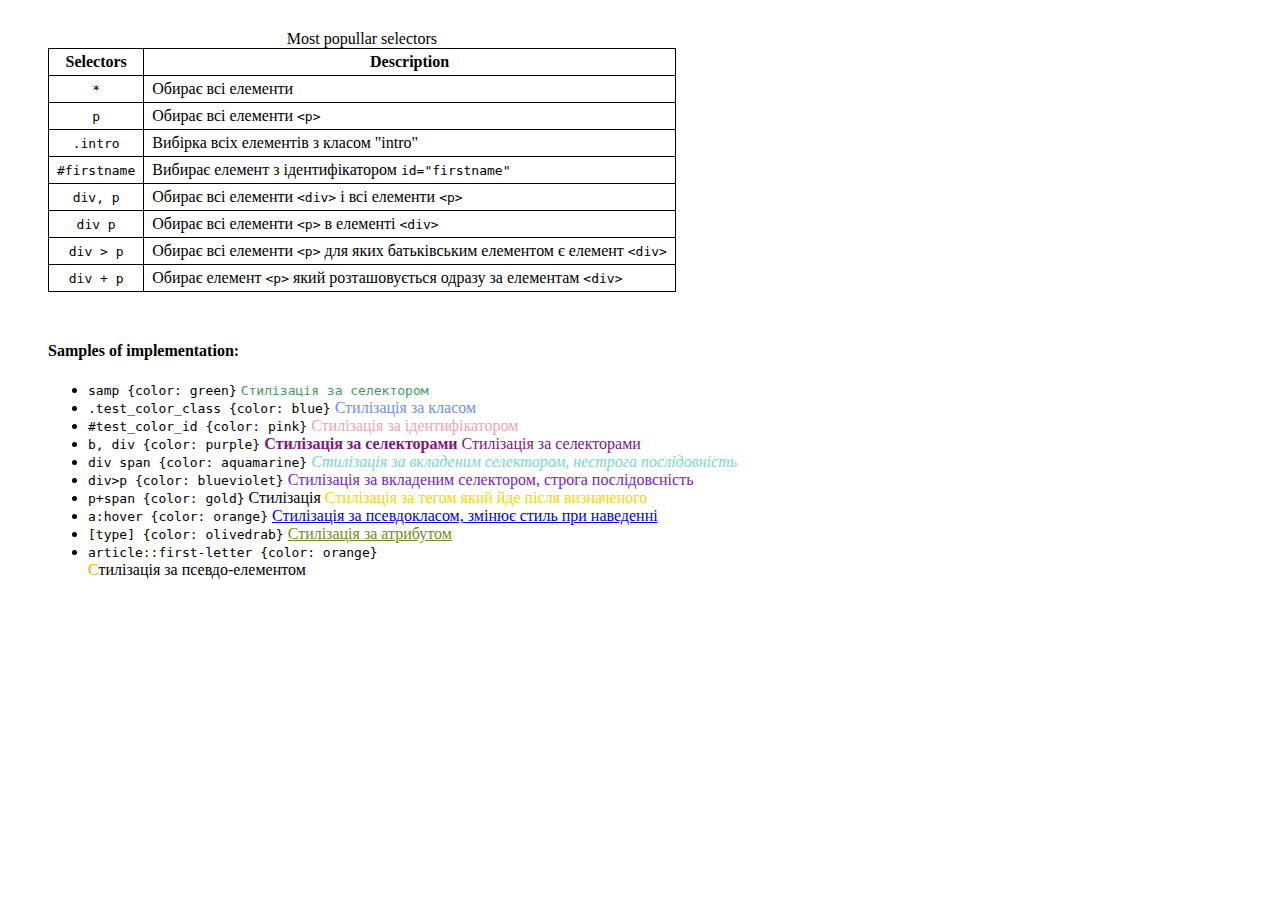
<file: HomeTask5/index.html>
<!DOCTYPE html>
<html lang="en">
<head>
    <meta charset="UTF-8">
    <meta http-equiv="X-UA-Compatible" content="IE=edge">
    <meta name="viewport" content="width=device-width, initial-scale=1.0">
    <link rel="stylesheet" href="./styles.css">
    <title>Selectors</title>
</head>
<body>
    <table>
        <caption>Most popullar selectors</caption>
        <thead>
            <tr>
                <th>Selectors</th>
                <th>Description</th>
            </tr>
        </thead>
        <tbody>
            <tr>
                <td class="sample_selectors"><code>*</code></td>
                <td>Обирає всі елементи</td>
            </tr>
            <tr>
                <td class="sample_selectors"><code>p</code></td>
                <td>Обирає всі елементи <code>&lt;p&gt;</code></td>
            </tr>
            <tr>
                <td class="sample_selectors"><code>.intro</code></td>
                <td>Вибірка всіх елементів з класом "intro"</td>
            </tr>
            <tr>
                <td class="sample_selectors"><code>#firstname</code></td>
                <td>Вибирає елемент з ідентифікатором <code>id="firstname"</code></td>
            </tr>
            <tr>
                <td class="sample_selectors"><code>div, p</code></td>
                <td>Обирає всі елементи <code>&lt;div&gt;</code> і всі елементи <code>&lt;p&gt;</code></td>
            </tr>
            <tr>
                <td class="sample_selectors"><code>div p</code></td>
                <td>Обирає всі елементи <code>&lt;p&gt;</code> в елементі <code>&lt;div&gt;</code></td>
            </tr>
            <tr>
                <td class="sample_selectors"><code>div > p</code></td>
                <td>Обирає всі елементи <code>&lt;p&gt;</code> для яких батьківським елементом є елемент <code>&lt;div&gt;</code></td>
            </tr>
            <tr>
                <td class="sample_selectors"><code>div + p</code></td>
                <td>Обирає елемент <code>&lt;p&gt;</code> який розташовується одразу за елементам <code>&lt;div&gt;</code></td>
            </tr>
        </tbody>
    </table>

    <section>
        <h4>Samples of implementation:</h4>
        <ul>
            <li>
                <code>samp {color: green}</code>
                <samp>Стилізація за селектором</samp>
            </li>
            <li>
                <code>.test_color_class {color: blue}</code>
                <span class="test_color_class">Стилізація за класом</span>
            </li>
            <li>
                <code>#test_color_id {color: pink}</code>
                <span id="test_color_id">Стилізація за ідентифікатором</span>
            </li>
            <li>
                <code>b, div {color: purple}</code>
                <b>Стилізація за селекторами</b>
                <div>Стилізація за селекторами</div>
            </li>
            <li>
                <code>div span {color: aquamarine}</code>
                <div>
                    <em><span>Стилізація за вкладеним селектором, нестрога послідовність</span></em>
                </div>
            </li>
            <li>
                <code>div>p {color: blueviolet}</code>
                <div>
                    <p>Стилізація за вкладеним селектором, строга послідовсність</p>
                </div>
            </li>
            <li>
                <code>p+span {color: gold}</code>
                <p>Стилізація</p>
                <span>Стилізація за тегом який йде після визначеного</span>
            </li>
            <li>
                <code>a:hover {color: orange}</code>
                <a href="https://google.com" target="_blank">Стилізація за псевдокласом, змінює стиль при наведенні</a>
            </li>
            <li>
                <code>[type] {color: olivedrab}</code>
                <a href="https://google.com" target="_blank" type="text/html">Стилізація за атрибутом</a>
            </li>
            <li>
                <code>article::first-letter {color: orange}</code>
                <article>Стилізація за псевдо-елементом</article>
            </li>
        </ul>
    </section>
</body>
</html>
</file>
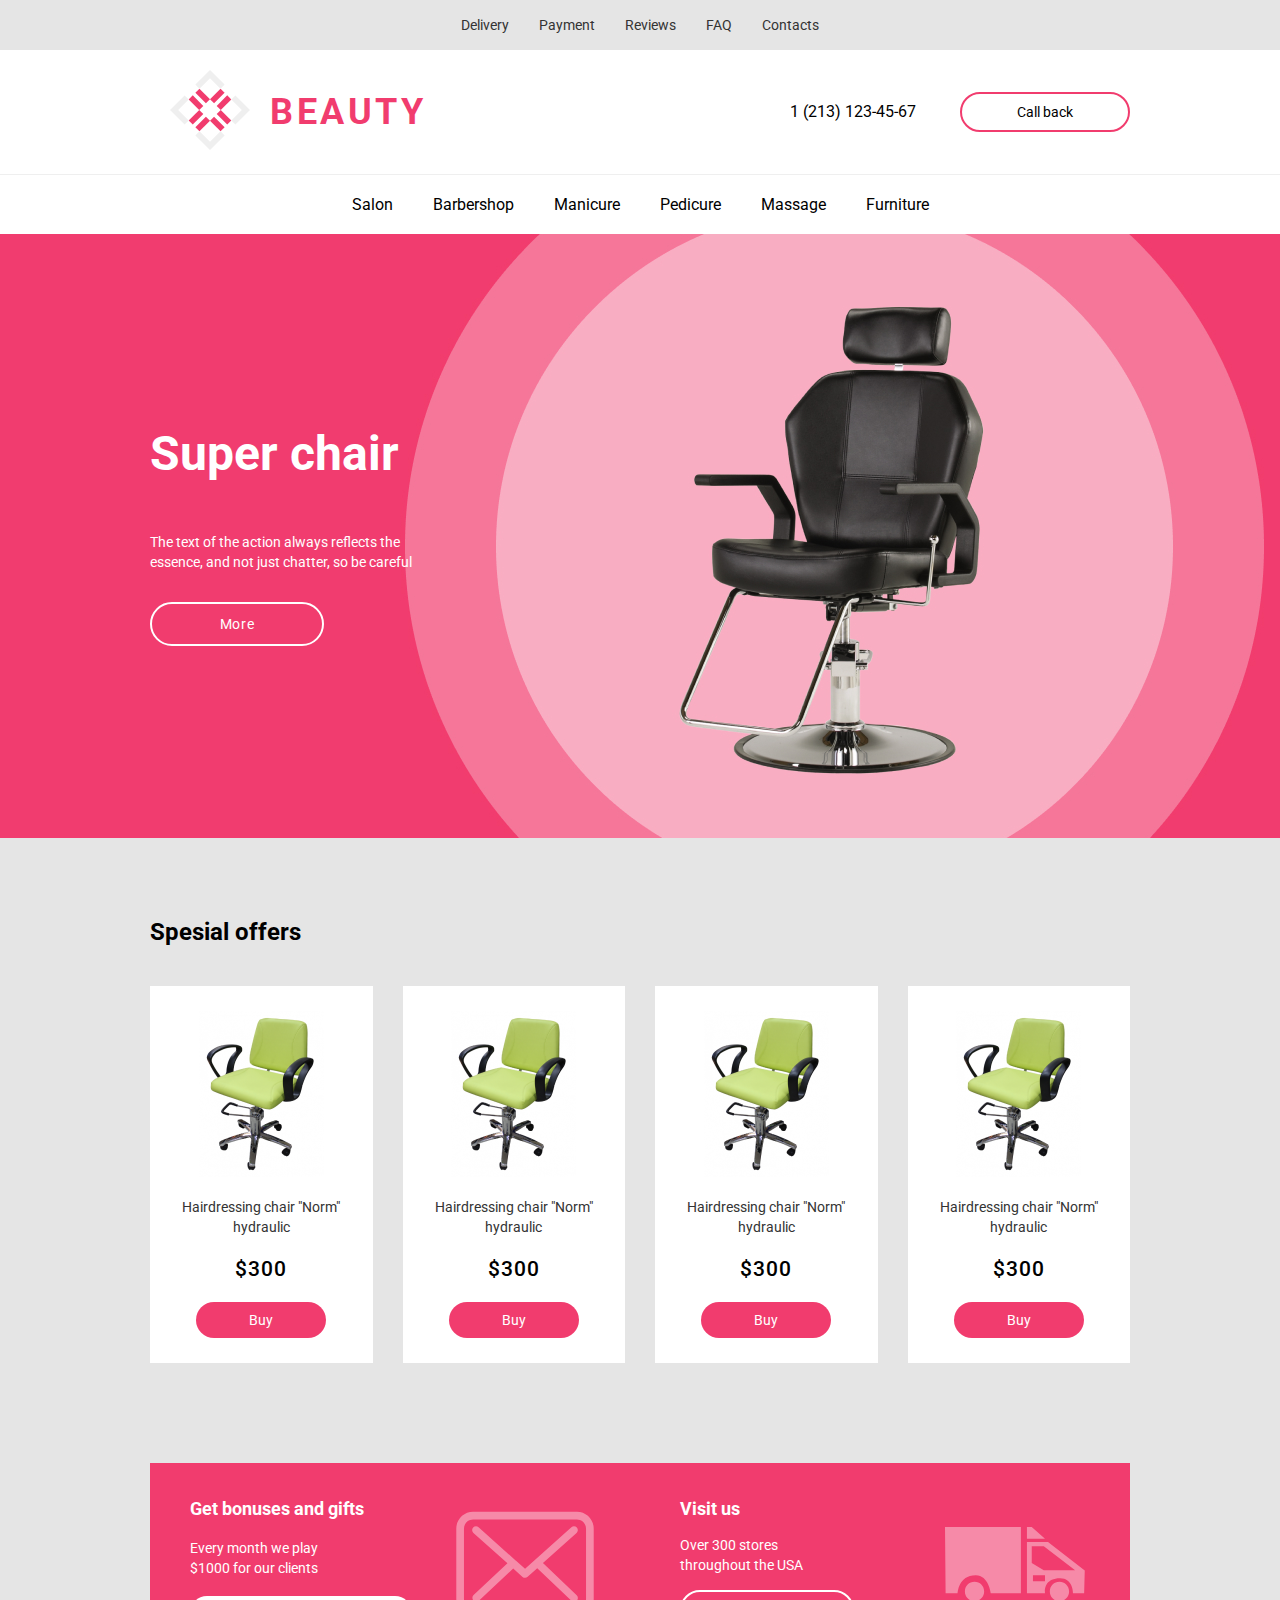
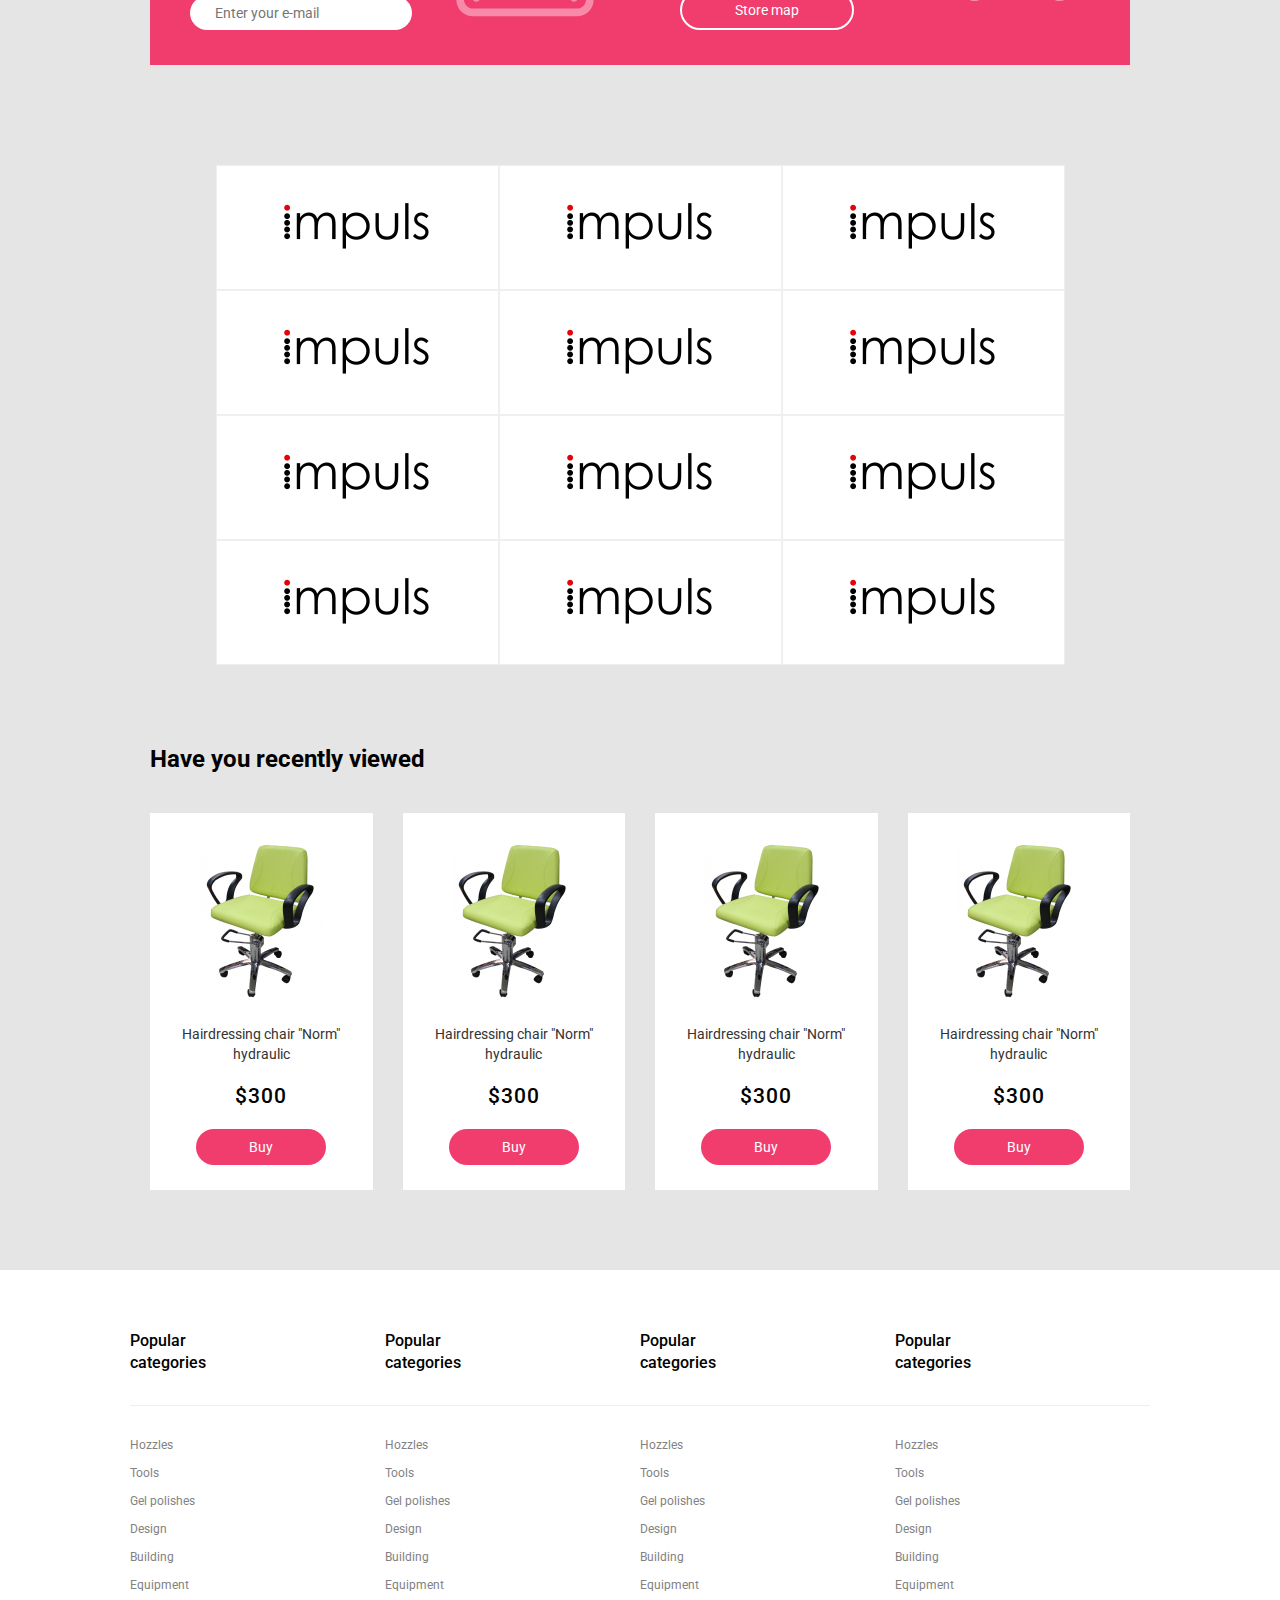
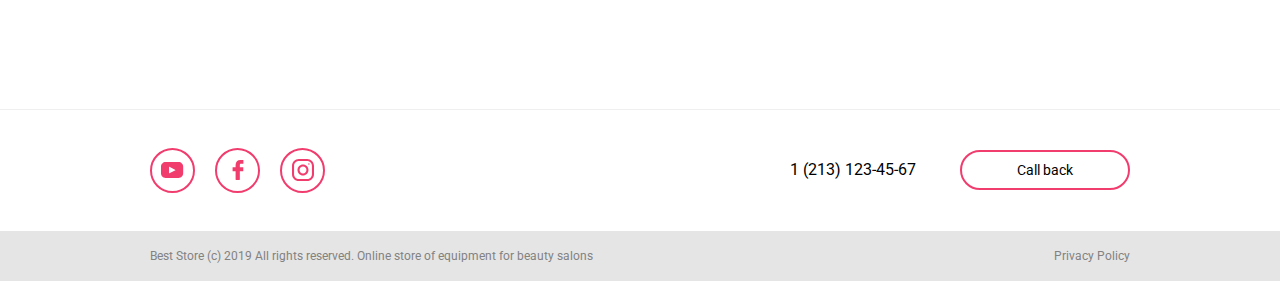
<file: HomeTask7/index.html>
<!DOCTYPE html>
<html lang="en">
<head>
    <meta charset="UTF-8">
    <meta http-equiv="X-UA-Compatible" content="IE=edge">
    <meta name="viewport" content="width=device-width, initial-scale=1.0">
    <title>Beauty</title>
    <link rel="stylesheet" href="./styles.css">
    <link rel="preconnect" href="https://fonts.googleapis.com"> 
    <link rel="preconnect" href="https://fonts.gstatic.com" crossorigin> 
    <link href="https://fonts.googleapis.com/css2?family=Roboto:wght@400;500;700&display=swap" rel="stylesheet">
</head>
<body>
    <header>
        <nav class="header_nav">
            <a href="#" class="header_nav_link">Delivery</a>
            <a href="#" class="header_nav_link">Payment</a>
            <a href="#" class="header_nav_link">Reviews</a>
            <a href="#" class="header_nav_link">FAQ</a>
            <a href="#" class="header_nav_link">Contacts</a>
        </nav>
        <div class="header_info">
            <div class="header_info_logo">
                 <a href="#">
                    <img src="./images/logo.svg" alt="Logo_Beauty">
                </a>
                <a href="#" class="header_info_logo_name">BEAUTY</a>
            </div>
            <div class="info_contact">
                <a href="#">1 (213) 123-45-67</a>
                <button>Call back</button>
            </div>
        </div>
    </header>

    <nav class="navigation_bar">
        <a href="#">Salon</a>
        <a href="#">Barbershop</a>
        <a href="#">Manicure</a>
        <a href="#">Pedicure</a>
        <a href="#">Massage</a>
        <a href="#">Furniture</a>
    </nav>

    <section class="advertisement">
        <div class="advertisement_content">
            <h2>Super chair</h2>
            <p>The text of the action always reflects the essence, and not just chatter, so be careful</p>
            <a href="#">More</a>
        </div>
    </section>

    <main>
        <h4 class="main_heading">Spesial offers</h4>
        <ul class="special_offers">
            <li class="special_offer_card">
                <img src="./images/product_item.png" alt="product_item">
                <p>Hairdressing chair "Norm" hydraulic</p>
                <div>$300</div>
                <a href="#">Buy</a>
            </li>
            <li class="special_offer_card">
                <img src="./images/product_item.png" alt="product_item">
                <p>Hairdressing chair "Norm" hydraulic</p>
                <div>$300</div>
                <a href="#">Buy</a>
            </li>
            <li class="special_offer_card">
                <img src="./images/product_item.png" alt="product_item">
                <p>Hairdressing chair "Norm" hydraulic</p>
                <div>$300</div>
                <a href="#">Buy</a>
            </li>
            <li class="special_offer_card">
                <img src="./images/product_item.png" alt="product_item">
                <p>Hairdressing chair "Norm" hydraulic</p>
                <div>$300</div>
                <a href="#">Buy</a>
            </li>
        </ul>

        <section class="promo">
            <div class="promo_item">
                <div class="promo_item_content">
                    <h5>Get bonuses and gifts</h5>
                    <p>Every month we play <br> $1000 for our clients</p>
                    <input type="email" placeholder="Enter your e-mail">
                </div>
                <img src="./images/icon_email.svg" alt="icon_email">
            </div>
            <div class="promo_item">
                <div class="promo_item_content">
                    <h5>Visit us</h5>
                    <p>Over 300 stores <br> throughout the USA</p>
                    <a href="#">Store map</a>
                </div>
                <img src="./images/icon_delivery.svg" alt="icon_delivery">
            </div>
        </section>

        <section>
            <ul class="banners_area">
                <li>
                    <a href="#"><img src="./images/impuls.png" alt="logo_impuls"></a>
                </li>
                <li>
                    <a href="#"><img src="./images/impuls.png" alt="logo_impuls"></a>
                </li>
                <li>
                    <a href="#"><img src="./images/impuls.png" alt="logo_impuls"></a>
                </li>
                <li>
                    <a href="#"><img src="./images/impuls.png" alt="logo_impuls"></a>
                </li>
                <li>
                    <a href="#"><img src="./images/impuls.png" alt="logo_impuls"></a>
                </li>
                <li>
                    <a href="#"><img src="./images/impuls.png" alt="logo_impuls"></a>
                </li>
                <li>
                    <a href="#"><img src="./images/impuls.png" alt="logo_impuls"></a>
                </li>
                <li>
                    <a href="#"><img src="./images/impuls.png" alt="logo_impuls"></a>
                </li>
                <li>
                    <a href="#"><img src="./images/impuls.png" alt="logo_impuls"></a>
                </li>
                <li>
                    <a href="#"><img src="./images/impuls.png" alt="logo_impuls"></a>
                </li>
                <li>
                    <a href="#"><img src="./images/impuls.png" alt="logo_impuls"></a>
                </li>
                <li>
                    <a href="#"><img src="./images/impuls.png" alt="logo_impuls"></a>
                </li>
            </ul>
        </section>

        <h4 class="main_heading">Have you recently viewed</h4>
        <ul class="special_offers">
            <li class="special_offer_card">
                <img src="./images/product_item.png" alt="product_item">
                <p>Hairdressing chair "Norm" hydraulic</p>
                <div>$300</div>
                <a href="#">Buy</a>
            </li>
            <li class="special_offer_card">
                <img src="./images/product_item.png" alt="product_item">
                <p>Hairdressing chair "Norm" hydraulic</p>
                <div>$300</div>
                <a href="#">Buy</a>
            </li>
            <li class="special_offer_card">
                <img src="./images/product_item.png" alt="product_item">
                <p>Hairdressing chair "Norm" hydraulic</p>
                <div>$300</div>
                <a href="#">Buy</a>
            </li>
            <li class="special_offer_card">
                <img src="./images/product_item.png" alt="product_item">
                <p>Hairdressing chair "Norm" hydraulic</p>
                <div>$300</div>
                <a href="#">Buy</a>
            </li>
        </ul>
    </main>

    <section class="popular_categories ">
        <div class="popular_categories_wrapper">
            <div class="popular_categories_content">
                <h5>Popular categories</h5>
                <ul>
                    <li> <a href="#"> Hozzles </a> </li>
                    <li> <a href="#"> Tools </a> </li>
                    <li> <a href="#"> Gel polishes </a> </li>
                    <li> <a href="#"> Design </a> </li>
                    <li> <a href="#"> Building </a> </li>
                    <li> <a href="#"> Equipment </a> </li>
                </ul>
            </div>
            <div class="popular_categories_content">
                <h5>Popular categories</h5>
                <ul>
                    <li> <a href="#"> Hozzles </a> </li>
                    <li> <a href="#"> Tools </a> </li>
                    <li> <a href="#"> Gel polishes </a> </li>
                    <li> <a href="#"> Design </a> </li>
                    <li> <a href="#"> Building </a> </li>
                    <li> <a href="#"> Equipment </a> </li>
                </ul>
            </div>
            <div class="popular_categories_content">
                <h5>Popular categories</h5>
                <ul>
                    <li> <a href="#"> Hozzles </a> </li>
                    <li> <a href="#"> Tools </a> </li>
                    <li> <a href="#"> Gel polishes </a> </li>
                    <li> <a href="#"> Design </a> </li>
                    <li> <a href="#"> Building </a> </li>
                    <li> <a href="#"> Equipment </a> </li>
                </ul>
            </div>
            <div class="popular_categories_content">
                <h5>Popular categories</h5>
                <ul>
                    <li> <a href="#"> Hozzles </a> </li>
                    <li> <a href="#"> Tools </a> </li>
                    <li> <a href="#"> Gel polishes </a> </li>
                    <li> <a href="#"> Design </a> </li>
                    <li> <a href="#"> Building </a> </li>
                    <li> <a href="#"> Equipment </a> </li>
                </ul>
            </div>
        </div>
    </section>

    <footer>
        <div class="footer_info">
            <nav class="footer_social_media">
                <a href="#"> <img src="./images/logo_youtube.svg" alt="icon_youtube"> </a>
                <a href="#"> <img src="./images/logo_facebook.svg" alt="icon_facebook"> </a>
                <a href="#"> <img src="./images/logo_instagram.svg" alt="icon_instagram"> </a>
            </nav>
            <div class="info_contact">
                <a href="#">1 (213) 123-45-67</a>
                <button>Call back</button>
            </div>
        </div>
        <div class="footer_copyrights">
            <span>Best Store (c) 2019 All rights reserved. Online store of equipment for beauty salons</span>
            <a href="#">Privacy Policy</a>
        </div>
    </footer>
</body>
</html>
</file>
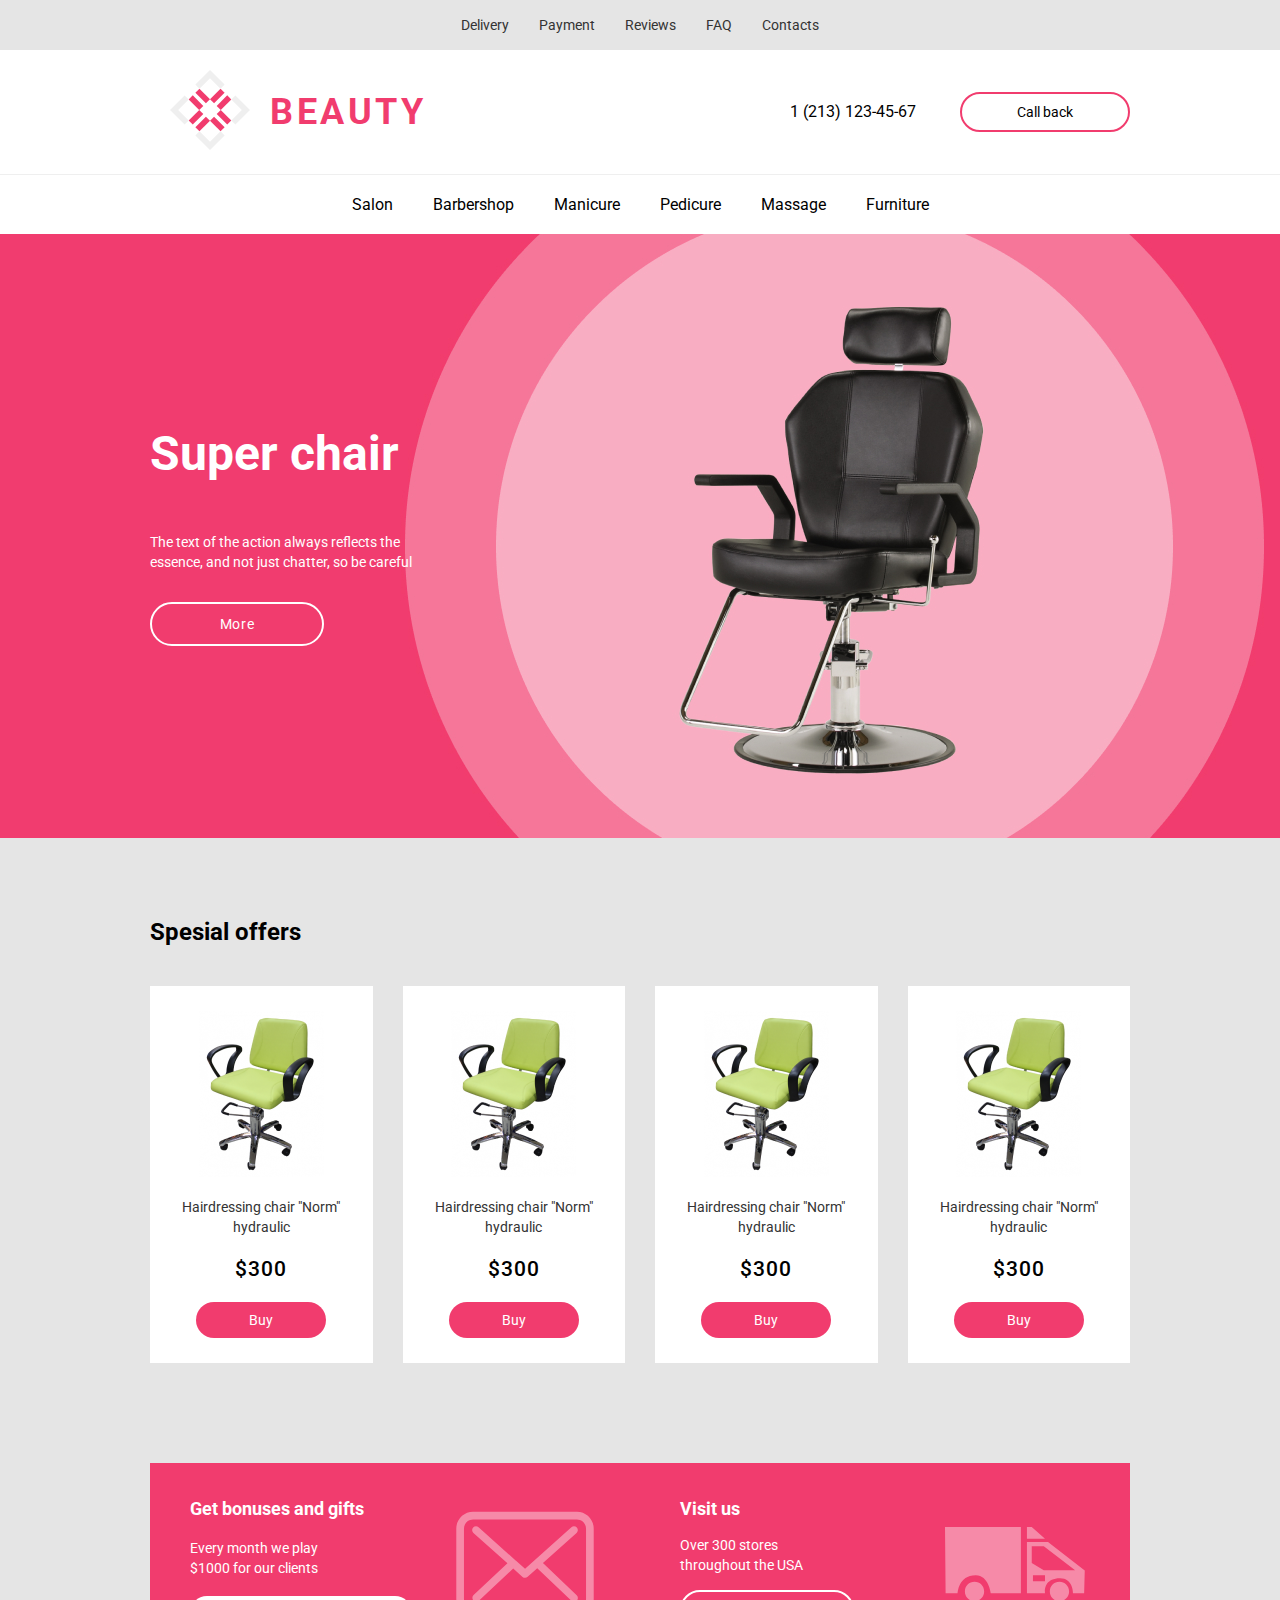
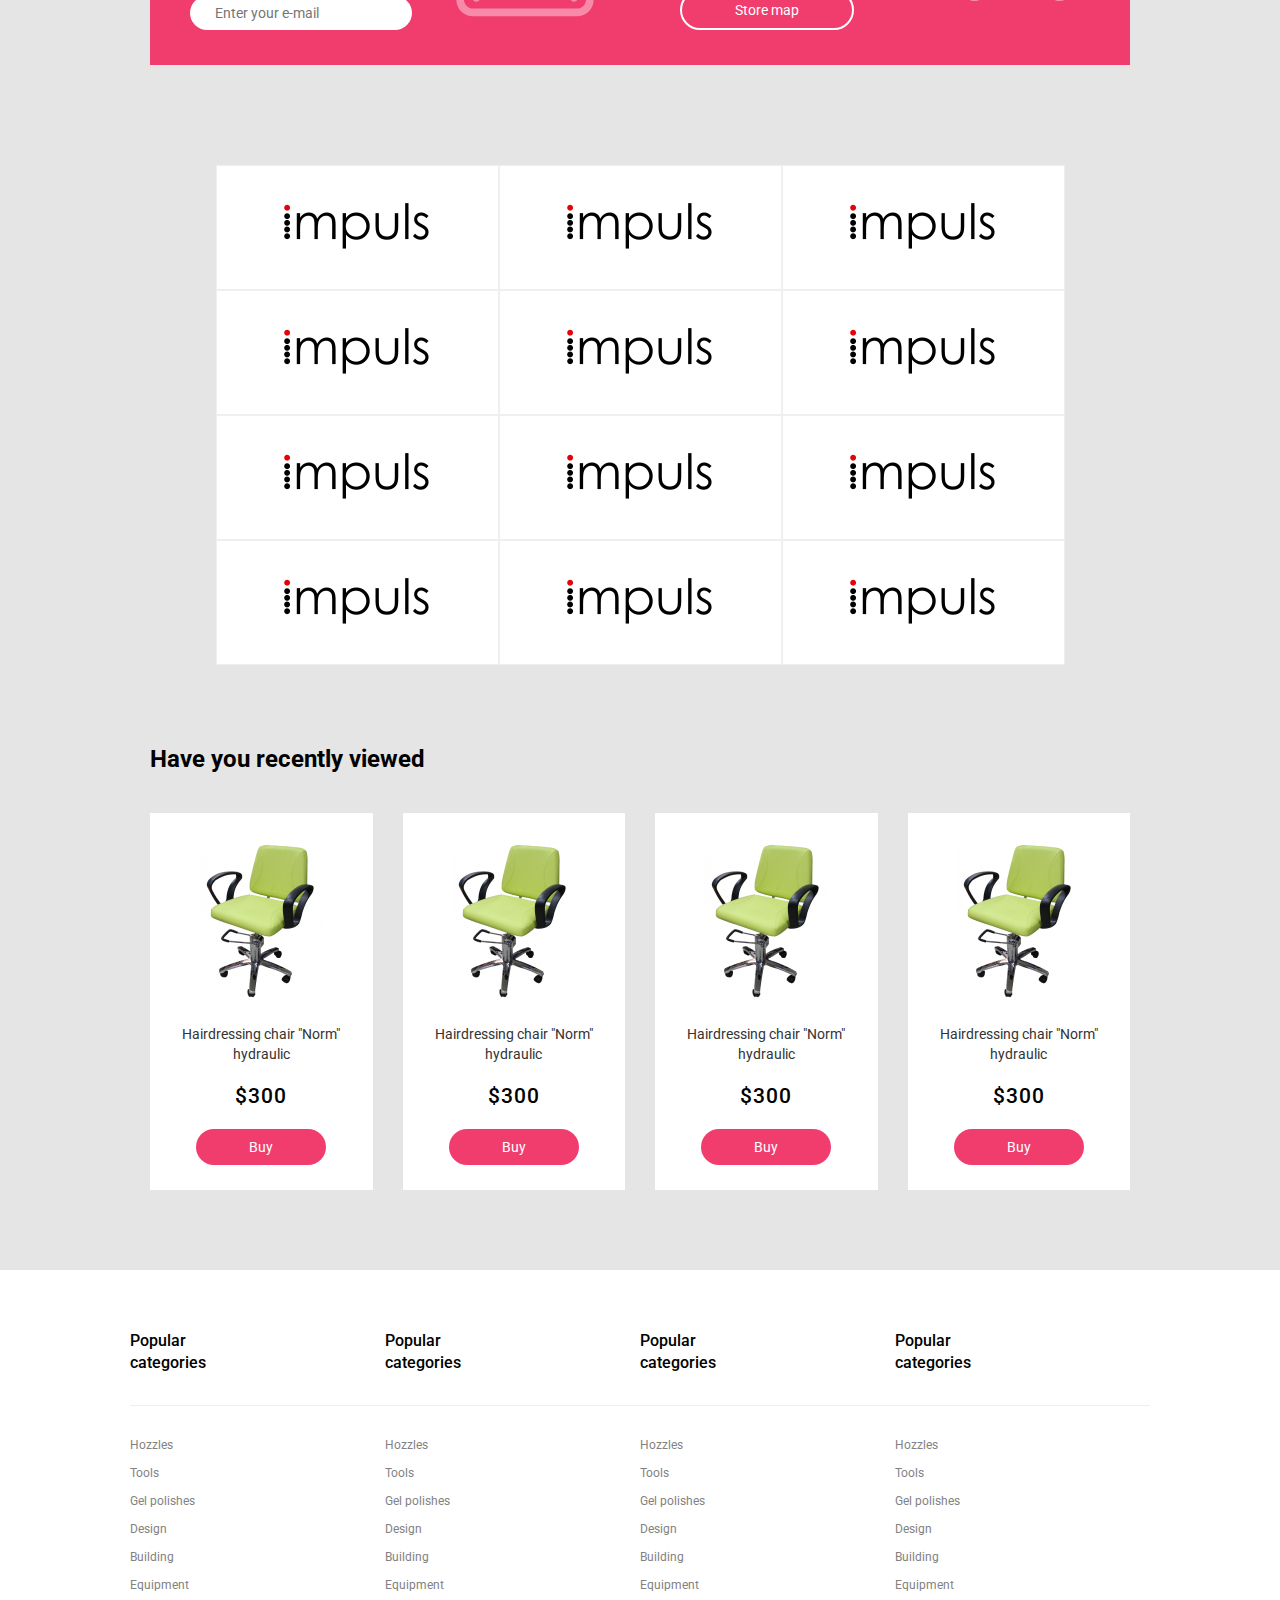
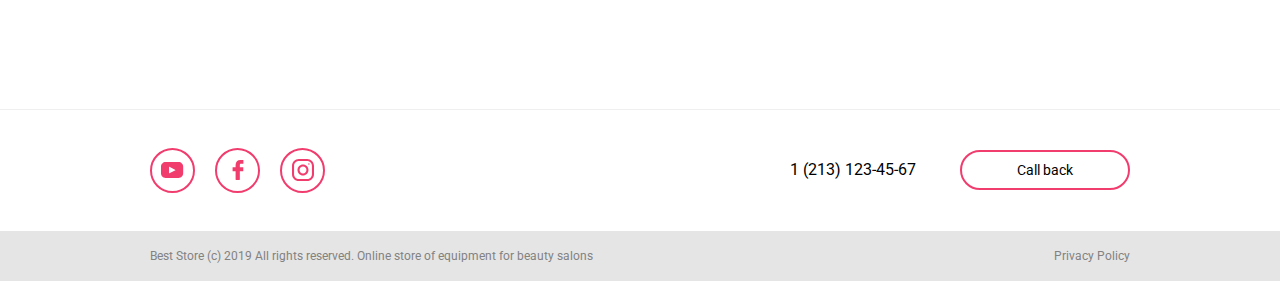
<file: HomeTask8/index.html>
<!DOCTYPE html>
<html lang="en">
<head>
    <meta charset="UTF-8">
    <meta http-equiv="X-UA-Compatible" content="IE=edge">
    <meta name="viewport" content="width=device-width, initial-scale=1.0">
    <title>Beauty</title>
    <link rel="stylesheet" href="./styles.css">
    <link rel="preconnect" href="https://fonts.googleapis.com"> 
    <link rel="preconnect" href="https://fonts.gstatic.com" crossorigin> 
    <link href="https://fonts.googleapis.com/css2?family=Roboto:wght@400;500;700&display=swap" rel="stylesheet">
</head>
<body>
    <header>
        <nav class="header_nav">
            <a href="#" class="header_nav_link">Delivery</a>
            <a href="#" class="header_nav_link">Payment</a>
            <a href="#" class="header_nav_link">Reviews</a>
            <a href="#" class="header_nav_link">FAQ</a>
            <a href="#" class="header_nav_link">Contacts</a>
        </nav>
        <div class="header_info">
            <div class="header_info_logo">
                 <a href="#">
                    <img src="./images/logo.svg" alt="Logo_Beauty">
                </a>
                <a href="#" class="header_info_logo_name">BEAUTY</a>
            </div>
            <div class="info_contact">
                <a href="#">1 (213) 123-45-67</a>
                <button>Call back</button>
            </div>
        </div>
    </header>

    <nav>
        <ul class="navigation_bar">
            <li><a href="#">Salon</a></li>
            <li><a href="#">Barbershop</a></li>
            <li class="dropdown">
                <a href="#">Manicure</a>
                <ul class="dropdown_content">
                    <li><a href="#">Gel polish</a></li>
                    <li class="sub_dropdown">
                        <a href="#" class="dropdown_arrow">Nail varnish</a>
                        <ul class="sub_dropdown_content">
                            <li><a href="#">Combi manicure</a></li>
                            <li><a href="#">Exspress manicure</a></li>
                            <li><a href="#">Single nail repair</a></li>
                            <li><a href="#">Nail art design</a></li>
                        </ul>
                    </li>
                    <li><a href="#">Nail extensions</a></li>
                    <li><a href="#">Other nail services</a></li>
                </ul>
            </li>
            <li><a href="#">Pedicure</a></li>
            <li><a href="#">Massage</a></li>
            <li><a href="#">Furniture</a></li>
        </ul>
    </nav>

    <section class="advertisement">
        <div class="advertisement_content">
            <h2>Super chair</h2>
            <p>The text of the action always reflects the essence, and not just chatter, so be careful</p>
            <a href="#">More</a>
        </div>
    </section>

    <main>
        <h4 class="main_heading">Spesial offers</h4>
        <ul class="special_offers">
            <li class="special_offer_card">
                <img src="./images/product_item.png" alt="product_item">
                <p>Hairdressing chair "Norm" hydraulic</p>
                <div>$300</div>
                <a href="#">Buy</a>
            </li>
            <li class="special_offer_card">
                <img src="./images/product_item.png" alt="product_item">
                <p>Hairdressing chair "Norm" hydraulic</p>
                <div>$300</div>
                <a href="#">Buy</a>
            </li>
            <li class="special_offer_card">
                <img src="./images/product_item.png" alt="product_item">
                <p>Hairdressing chair "Norm" hydraulic</p>
                <div>$300</div>
                <a href="#">Buy</a>
            </li>
            <li class="special_offer_card">
                <img src="./images/product_item.png" alt="product_item">
                <p>Hairdressing chair "Norm" hydraulic</p>
                <div>$300</div>
                <a href="#">Buy</a>
            </li>
        </ul>

        <section class="promo">
            <div class="promo_item">
                <div class="promo_item_content">
                    <h5>Get bonuses and gifts</h5>
                    <p>Every month we play <br> $1000 for our clients</p>
                    <input type="email" placeholder="Enter your e-mail">
                </div>
                <img src="./images/icon_email.svg" alt="icon_email">
            </div>
            <div class="promo_item">
                <div class="promo_item_content">
                    <h5>Visit us</h5>
                    <p>Over 300 stores <br> throughout the USA</p>
                    <a href="#">Store map</a>
                </div>
                <img src="./images/icon_delivery.svg" alt="icon_delivery">
            </div>
        </section>

        <section>
            <ul class="banners_area">
                <li>
                    <a href="#"><img src="./images/impuls.png" alt="logo_impuls"></a>
                </li>
                <li>
                    <a href="#"><img src="./images/impuls.png" alt="logo_impuls"></a>
                </li>
                <li>
                    <a href="#"><img src="./images/impuls.png" alt="logo_impuls"></a>
                </li>
                <li>
                    <a href="#"><img src="./images/impuls.png" alt="logo_impuls"></a>
                </li>
                <li>
                    <a href="#"><img src="./images/impuls.png" alt="logo_impuls"></a>
                </li>
                <li>
                    <a href="#"><img src="./images/impuls.png" alt="logo_impuls"></a>
                </li>
                <li>
                    <a href="#"><img src="./images/impuls.png" alt="logo_impuls"></a>
                </li>
                <li>
                    <a href="#"><img src="./images/impuls.png" alt="logo_impuls"></a>
                </li>
                <li>
                    <a href="#"><img src="./images/impuls.png" alt="logo_impuls"></a>
                </li>
                <li>
                    <a href="#"><img src="./images/impuls.png" alt="logo_impuls"></a>
                </li>
                <li>
                    <a href="#"><img src="./images/impuls.png" alt="logo_impuls"></a>
                </li>
                <li>
                    <a href="#"><img src="./images/impuls.png" alt="logo_impuls"></a>
                </li>
            </ul>
        </section>

        <h4 class="main_heading">Have you recently viewed</h4>
        <ul class="special_offers">
            <li class="special_offer_card">
                <img src="./images/product_item.png" alt="product_item">
                <p>Hairdressing chair "Norm" hydraulic</p>
                <div>$300</div>
                <a href="#">Buy</a>
            </li>
            <li class="special_offer_card">
                <img src="./images/product_item.png" alt="product_item">
                <p>Hairdressing chair "Norm" hydraulic</p>
                <div>$300</div>
                <a href="#">Buy</a>
            </li>
            <li class="special_offer_card">
                <img src="./images/product_item.png" alt="product_item">
                <p>Hairdressing chair "Norm" hydraulic</p>
                <div>$300</div>
                <a href="#">Buy</a>
            </li>
            <li class="special_offer_card">
                <img src="./images/product_item.png" alt="product_item">
                <p>Hairdressing chair "Norm" hydraulic</p>
                <div>$300</div>
                <a href="#">Buy</a>
            </li>
        </ul>
    </main>

    <section class="popular_categories ">
        <div class="popular_categories_wrapper">
            <div class="popular_categories_content">
                <h5>Popular categories</h5>
                <ul>
                    <li> <a href="#"> Hozzles </a> </li>
                    <li> <a href="#"> Tools </a> </li>
                    <li> <a href="#"> Gel polishes </a> </li>
                    <li> <a href="#"> Design </a> </li>
                    <li> <a href="#"> Building </a> </li>
                    <li> <a href="#"> Equipment </a> </li>
                </ul>
            </div>
            <div class="popular_categories_content">
                <h5>Popular categories</h5>
                <ul>
                    <li> <a href="#"> Hozzles </a> </li>
                    <li> <a href="#"> Tools </a> </li>
                    <li> <a href="#"> Gel polishes </a> </li>
                    <li> <a href="#"> Design </a> </li>
                    <li> <a href="#"> Building </a> </li>
                    <li> <a href="#"> Equipment </a> </li>
                </ul>
            </div>
            <div class="popular_categories_content">
                <h5>Popular categories</h5>
                <ul>
                    <li> <a href="#"> Hozzles </a> </li>
                    <li> <a href="#"> Tools </a> </li>
                    <li> <a href="#"> Gel polishes </a> </li>
                    <li> <a href="#"> Design </a> </li>
                    <li> <a href="#"> Building </a> </li>
                    <li> <a href="#"> Equipment </a> </li>
                </ul>
            </div>
            <div class="popular_categories_content">
                <h5>Popular categories</h5>
                <ul>
                    <li> <a href="#"> Hozzles </a> </li>
                    <li> <a href="#"> Tools </a> </li>
                    <li> <a href="#"> Gel polishes </a> </li>
                    <li> <a href="#"> Design </a> </li>
                    <li> <a href="#"> Building </a> </li>
                    <li> <a href="#"> Equipment </a> </li>
                </ul>
            </div>
        </div>
    </section>

    <footer>
        <div class="footer_info">
            <nav class="footer_social_media">
                <a href="#"> <img src="./images/logo_youtube.svg" alt="icon_youtube"> </a>
                <a href="#"> <img src="./images/logo_facebook.svg" alt="icon_facebook"> </a>
                <a href="#"> <img src="./images/logo_instagram.svg" alt="icon_instagram"> </a>
            </nav>
            <div class="info_contact">
                <a href="#">1 (213) 123-45-67</a>
                <button>Call back</button>
            </div>
        </div>
        <div class="footer_copyrights">
            <span>Best Store (c) 2019 All rights reserved. Online store of equipment for beauty salons</span>
            <a href="#">Privacy Policy</a>
        </div>
    </footer>
</body>
</html>
</file>
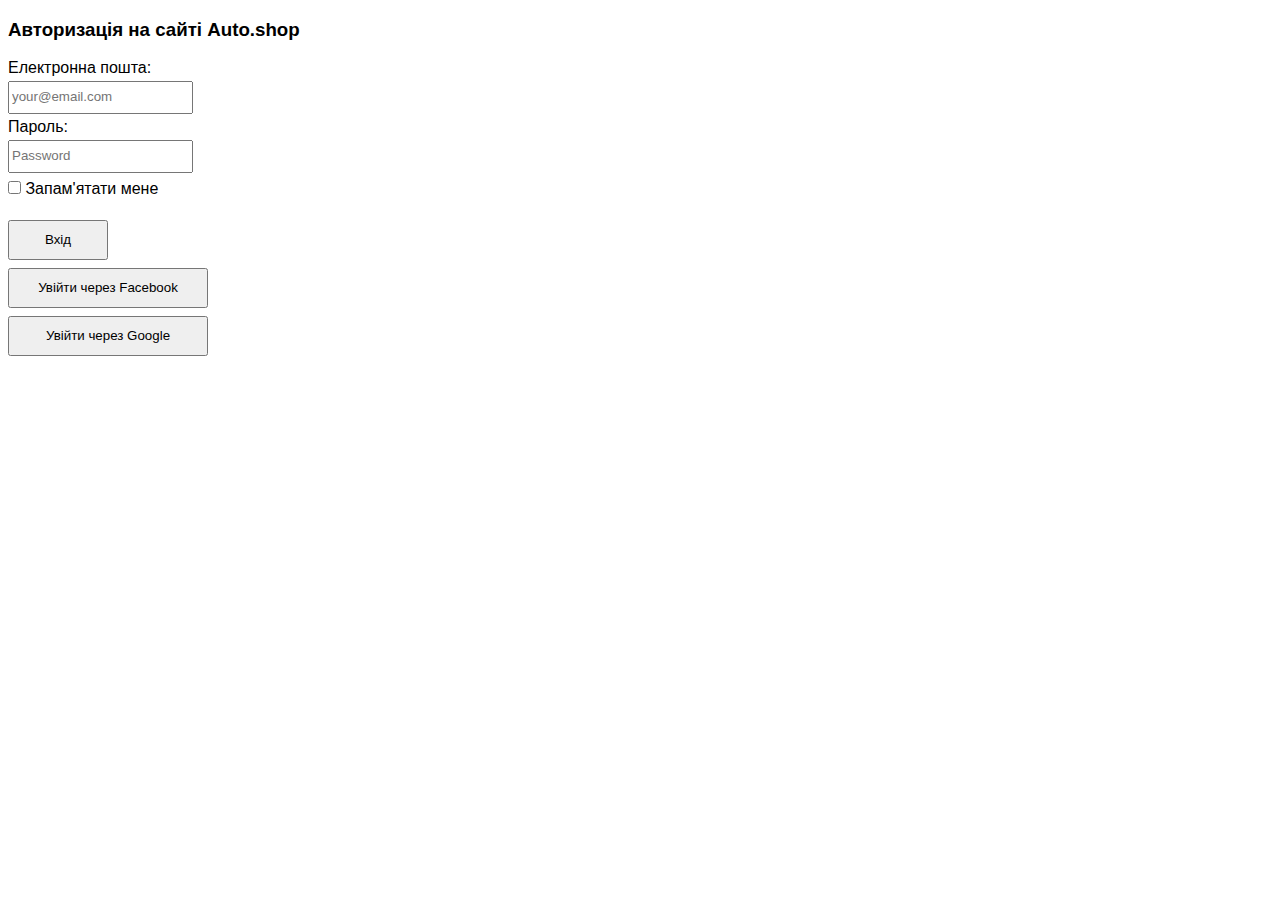
<file: HomeTask2/authorization.html>
<!DOCTYPE html>
<html lang="en">
<head>
    <meta charset="UTF-8">
    <meta http-equiv="X-UA-Compatible" content="IE=edge">
    <meta name="viewport" content="width=device-width, initial-scale=1.0">
    <title>Authorization</title>
    <style>
        * {
            font-family: sans-serif;
        }
        button {
            width: 100px;
            height: 40px;
            margin: 4px 0;
        }
        input {
            line-height: 2;
            margin: 4px 0;
        }
    </style>
</head>
<body>
    <h3>Авторизація на сайті Auto.shop</h3>
    <form action="https://fom.in.ua/echo" target="_blank">
        <label for="auth_email">Електронна пошта:</label>
        <br>
        <input type="text" placeholder="your@email.com" id="auth_email">
        <br>
        <label for="auth_password">Пароль:</label>
        <br>
        <input type="password" placeholder="Password" id="auth_password">
        <br>
        <input type="checkbox" id="auth_remember">
        <label for="auth_remember">Запам'ятати мене</label>
        <br>
        <br>
        <button type="submit">Вхід</button>
    </form>
    <button id="auth_facebook" style="width: 200px;">Увійти через Facebook</button>
    <br>
    <button id="auth_google" style="width: 200px;">Увійти через Google</button>
</body>
</html>
</file>
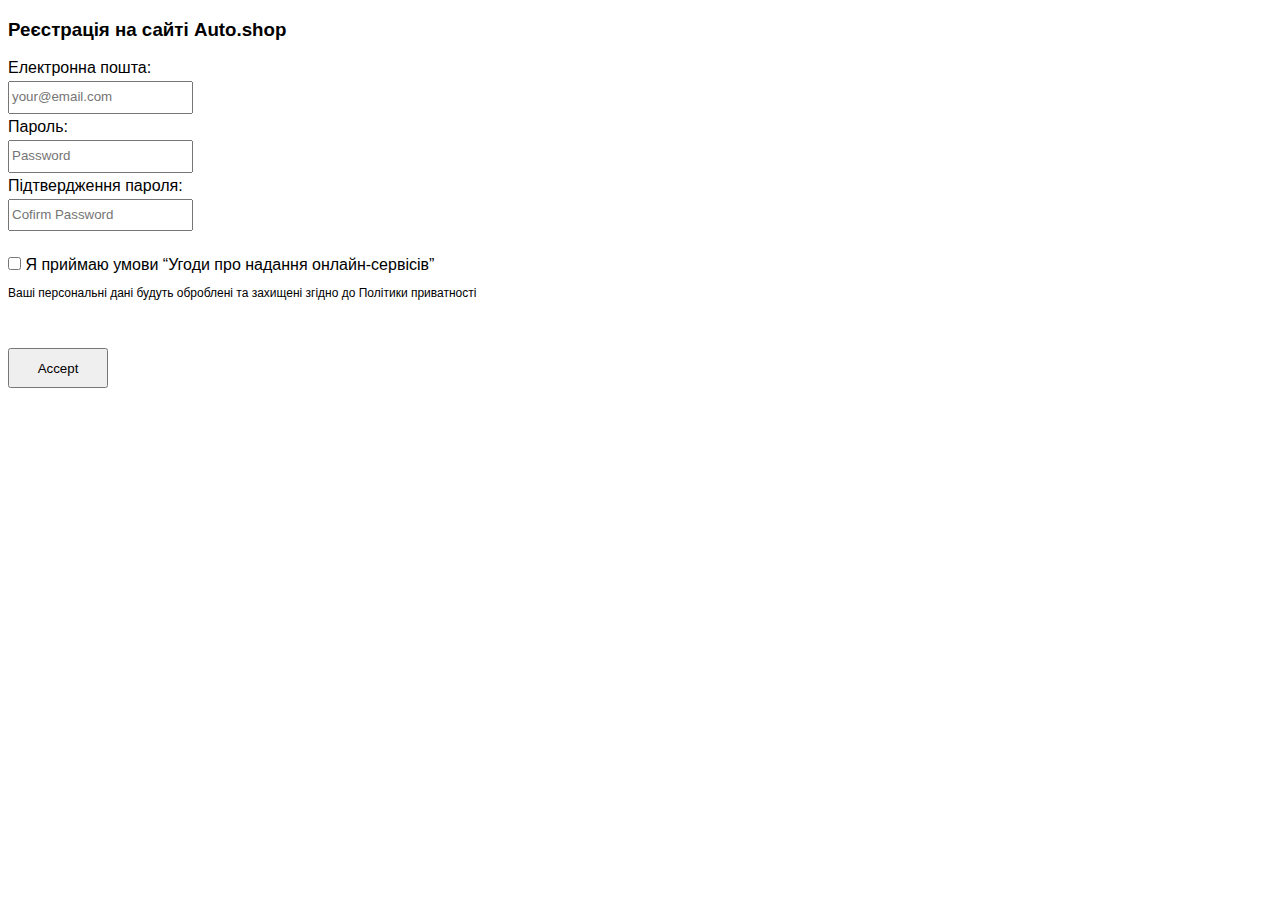
<file: HomeTask2/registration.html>
<!DOCTYPE html>
<html lang="en">
<head>
    <meta charset="UTF-8">
    <meta http-equiv="X-UA-Compatible" content="IE=edge">
    <meta name="viewport" content="width=device-width, initial-scale=1.0">
    <title>Registration</title>
    <style>
        * {
            font-family: sans-serif;
        }
        button {
            width: 100px;
            height: 40px;
        }
        input {
            line-height: 2;
            margin: 4px 0;
        }
    </style>
</head>
<body>
    <h3>Реєстрація на сайті Auto.shop</h3>
    <form action="https://fom.in.ua/echo" target="_blank">
        <label for="registration_email">Електронна пошта:</label>
        <br>
        <input type="text" placeholder="your@email.com" id="registration_email">
        <br>
        <label for="registration_password">Пароль:</label>
        <br>
        <input type="password" placeholder="Password" id="registration_password">
        <br>
        <label for="registration_password_confirm">Підтвердження пароля:</label>
        <br>
        <input type="password" placeholder="Cofirm Password" id="registration_password_confirm">
        <br>
        <br>
        <input type="checkbox" id="accept_all_rulles">
        <label for="accept_all_rulles">Я приймаю умови “Угоди про надання онлайн-сервісів”</label>
        <p style="font-size:12px">Ваші персональні дані будуть оброблені та захищені згідно до Політики приватності</p>
        <br>
        <br>
        <button type="submit">Accept</button>
    </form>
</body>
</html>
</file>
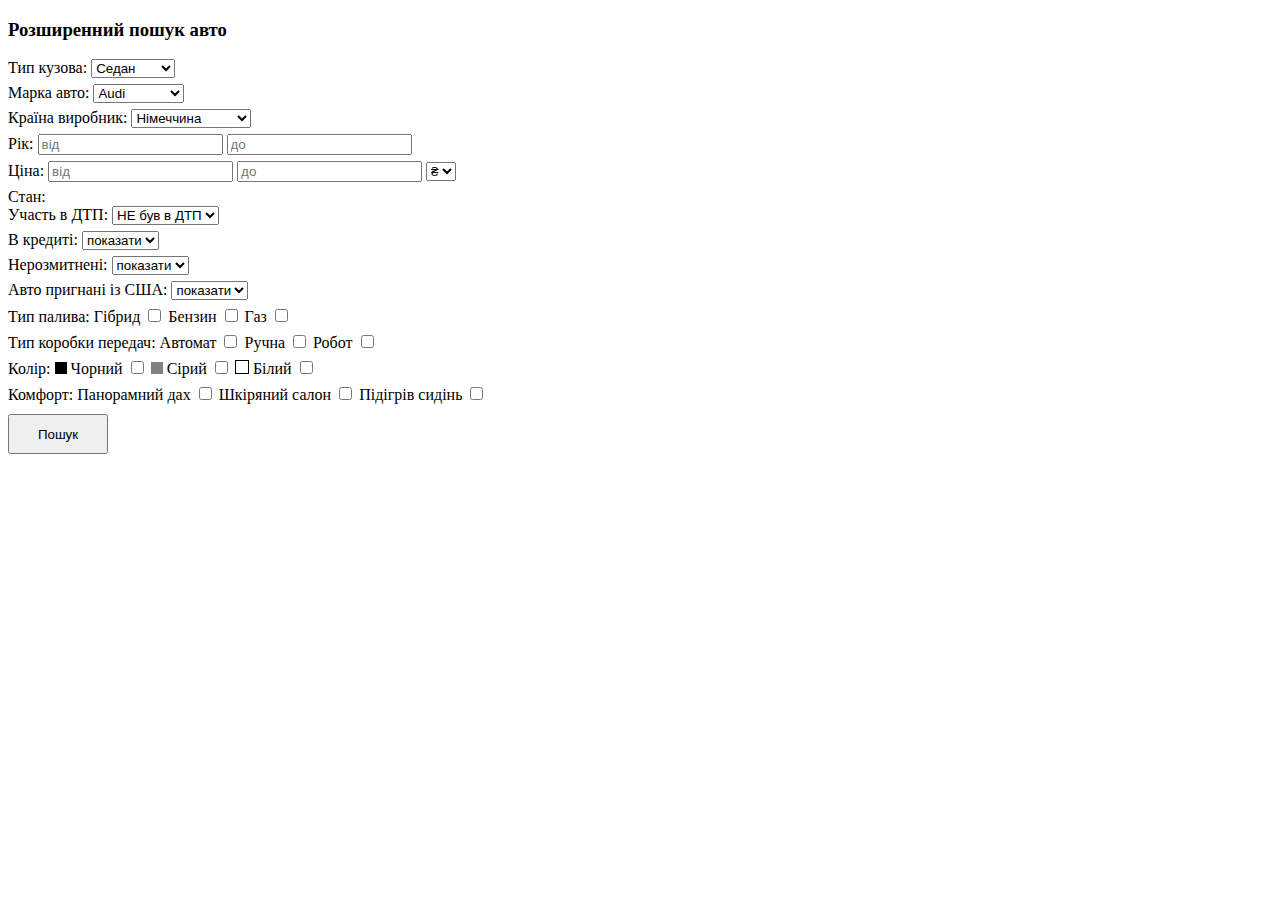
<file: HomeTask2/search.html>
<!DOCTYPE html>
<html lang="en">
<head>
    <meta charset="UTF-8">
    <meta http-equiv="X-UA-Compatible" content="IE=edge">
    <meta name="viewport" content="width=device-width, initial-scale=1.0">
    <title>Search</title>
    <style>
        .vehicle_color {
            display: inline-block;
        }
        .vehicle_color_sample {
            display: inline-block;
            width: 12px;
            height: 12px;
        }
        section {
            margin: 6px 0;
        }
        button {
            width: 100px;
            height: 40px;
            margin: 4px 0;
        }
    </style>
</head>
<body>
    <h3>Розширенний пошук авто</h3>
    <form action="https://fom.in.ua/echo" target="_blank">
        <section>
            <label for="vehicle_type">Тип кузова:</label>
            <select name="vehicle_type" id="vehicle_type">
                <option value="sedan">Седан</option>
                <option value="hatchback">Хетчбек</option>
                <option value="crossover">Кросовер</option>
                <option value="cabrio">Кабріолет</option>
            </select>
        </section>
        <section>   
            <label for="vehicle_make">Марка авто:</label>
            <select name="vehicle_make" id="vehicle_make">
                <option value="audi">Audi</option>
                <option value="bmw">BMW</option>
                <option value="mercedes">Mercedes</option>
                <option value="jaguar">Jaguar</option>
                <option value="land_rover">Land Rover</option>
            </select>
        </section> 
        <section>
            <label for="vehicle_country">Країна виробник:</label>
            <select name="vehicle_country" id="vehicle_country">
                <option value="germany">Німеччина</option>
                <option value="japan">Японія</option>
                <option value="great_britain">Великобританія</option>
                <option value="usa">США</option>
            </select>
        </section>
        <section>
            <label for="vehicle_year">Рік:</label>
            <input type="number" name="vehicle_year_from" id="vehicle_year_from" placeholder="від">
            <input type="number" name="vehicle_year_to" id="vehicle_year_to" placeholder="до">
        </section>
        <section>
            <label for="vehicle_price">Ціна:</label>
            <input type="number" name="vehicle_price_from" id="vehicle_price_from" placeholder="від">
            <input type="number" name="vehicle_price_to" id="vehicle_price_to" placeholder="до">
            <select name="vehicle_price_currency" id="vehicle_price_currency">
                <option value="uah">₴</option>
                <option value="usd">$</option>
                <option value="eur">€</option>
            </select>
        </section>
        <section>
            <span>Стан:</span>
            <br>
            <label for="vehicle_condition">Участь в ДТП:</label>
            <select name="vehicle_condition" id="vehicle_condition">
                <option value="no_accident">НЕ був в ДТП</option>
                <option value="has_accident">Був в ДТП</option>
            </select>
        </section>
        <section>
            <label for="vehicle_credit">В кредиті:</label>
            <select name="vehicle_credit" id="vehicle_credit">
                <option value="true">показати</option>
                <option value="false">сховати</option>
            </select>
        </section>
        <section>
            <label for="vehicle_uncleared">Нерозмитнені:</label>
            <select name="vehicle_uncleared" id="vehicle_uncleared">
                <option value="true">показати</option>
                <option value="false">сховати</option>
            </select>
        </section>
        <section>
            <label for="vehicle_from_usa">Авто пригнані із США:</label>
            <select name="vehicle_from_usa" id="vehicle_from_usa">
                <option value="true">показати</option>
                <option value="false">сховати</option>
            </select>
        </section>
        <section>
            <span>Тип палива:</span>
            <label for="vehicle_fuel_hybrid">Гібрид</label>
            <input type="checkbox" id="vehicle_fuel_hybrid">
            <label for="vehicle_fuel_petrol">Бензин</label>
            <input type="checkbox" id="vehicle_fuel_petrol">
            <label for="vehicle_fuel_gas">Газ</label>
            <input type="checkbox" id="vehicle_fuel_gas">
        </section>
        <section>
            <span>Тип коробки передач:</span>
            <label for="vehicle_transmission_auto">Автомат</label>
            <input type="checkbox" id="vehicle_transmission_auto">
            <label for="vehicle_transmission_mechanic">Ручна</label>
            <input type="checkbox" id="vehicle_transmission_mechanic">
            <label for="vehicle_transmission_robot">Робот</label>
            <input type="checkbox" id="vehicle_transmission_robot">
        </section>
        <section>
            <span>Колір:</span>
            <div class="vehicle_color">
                <div class="vehicle_color_sample" style="background-color: black;"></div>
                <label for="vehicle_color_black">Чорний</label>
                <input id="vehicle_color_black" type="checkbox">
            </div>
            <div class="vehicle_color">
                <div class="vehicle_color_sample" style="background-color: grey;"></div>
                <label for="vehicle_color_grey">Сірий</label>
                <input id="vehicle_color_grey" type="checkbox">
            </div>
            <div class="vehicle_color">
                <div class="vehicle_color_sample" style="background-color: white; border: 1px solid black;"></div>
                <label for="vehicle_color_white">Білий</label>
                <input id="vehicle_color_white" type="checkbox">
            </div>
        </section>
        <section>
            <span>Комфорт:</span>
            <label for="vehicle_comfort_panorama">Панорамний дах</label>
            <input type="checkbox" id="vehicle_comfort_panorama">
            <label for="vehicle_comfort_leather">Шкіряний салон</label>
            <input type="checkbox" id="vehicle_comfort_leather">
            <label for="vehicle_comfort_seats_heat">Підігрів сидінь</label>
            <input type="checkbox" id="vehicle_comfort_seats_heat">
        </section>
        <button type="submit">Пошук</button>
    </form>
</body>
</html>
</file>
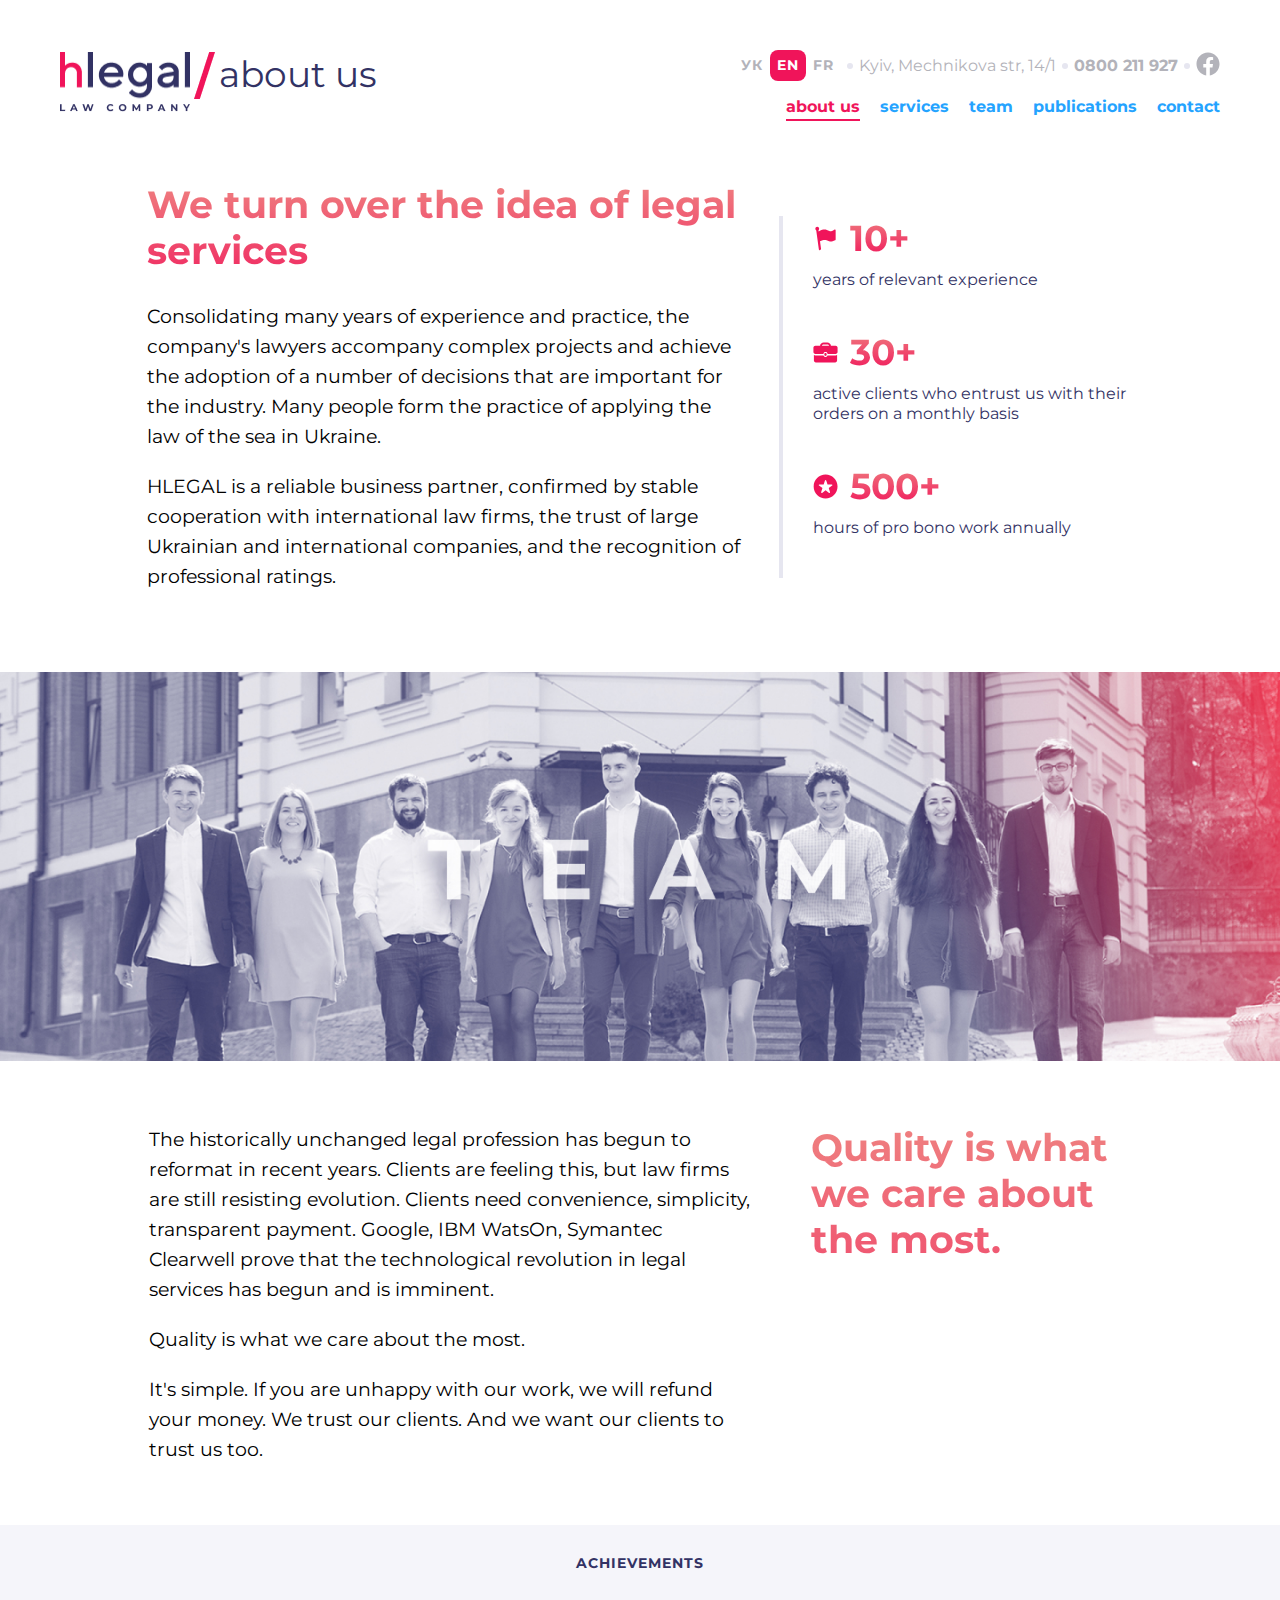
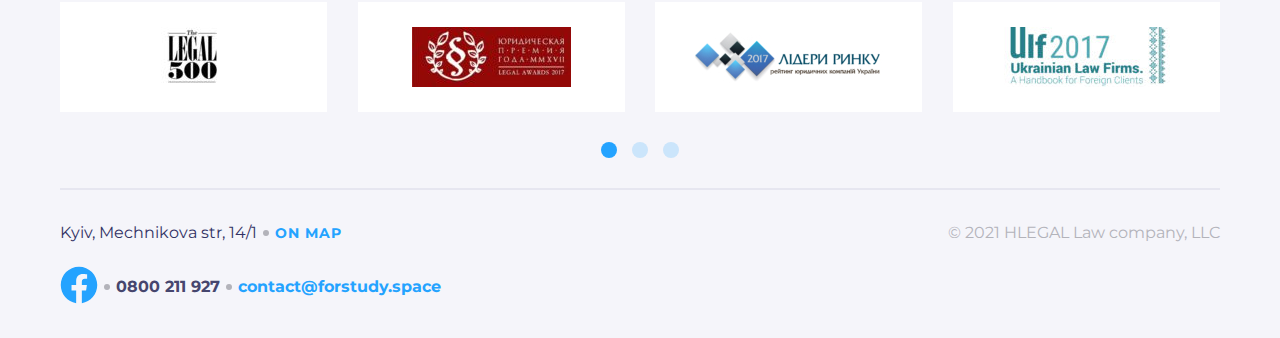
<file: Final_project/pages/about/about.html>
<!DOCTYPE html>
<html lang="en">
<head>
    <meta charset="UTF-8">
    <meta http-equiv="X-UA-Compatible" content="IE=edge">
    <meta name="viewport" content="width=device-width, initial-scale=1.0">
    <title>hlegal | about us</title>
    <link rel="preconnect" href="https://fonts.googleapis.com">
    <link rel="preconnect" href="https://fonts.gstatic.com" crossorigin>
    <link href="https://fonts.googleapis.com/css2?family=Montserrat:wght@400;700&display=swap" rel="stylesheet">
    <link rel="stylesheet" href="./about.styles.css">
</head>
<body>
    <header class="header-section">
        <div class="header-page">
            <a href="../home/home.html"><img src="../../images/logo-dark.png" alt="company logo" class="header-logo"></a>
            <img src="../../images/slash.png" alt="slash">
            <span class="header-page__name">about us</span>
        </div>
        <div class="header-container">
            <div class="header-info">
                <ul class="header-info__lang">
                    <li class="header-info__lang__item">ук</li>
                    <li class="header-info__lang__item header-info__lang__item--active">en</li>
                    <li class="header-info__lang__item">fr</li>
                </ul>
                <div class="header-info__contacts">
                    <span class="header-info__separator"></span>
                    <a href="#" class="header-info__addr">Kyiv, Mechnikova str, 14/1</a>
                    <span class="header-info__separator"></span>
                    <a href="#"class="header-info__tel">0800 211 927</a>
                    <span class="header-info__separator"></span>
                    <a href="#">
                        <svg class="header-info__smm" width="24" height="25" viewBox="0 0 24 25" xmlns="http://www.w3.org/2000/svg">
                            <path d="M24 12.5733C24 5.90541 18.6274 0.5 12 0.5C5.37258 0.5 0 5.90541 0 12.5733C0 18.5995 4.38823 23.5943 10.125 24.5V16.0633H7.07813V12.5733H10.125V9.91343C10.125 6.88755 11.9165 5.21615 14.6576 5.21615C15.9705 5.21615 17.3438 5.45195 17.3438 5.45195V8.42313H15.8306C14.3399 8.42313 13.875 9.35379 13.875 10.3086V12.5733H17.2031L16.6711 16.0633H13.875V24.5C19.6118 23.5943 24 18.5995 24 12.5733Z"/>
                        </svg>
                    </a>   
                </div>
            </div>
            <div class="header-page__tablet">
                <a href="../home/home.html"><img src="../../images/logo-dark.png" alt="company logo" class="header-logo"></a>
                <img src="../../images/slash.png" alt="slash" class="header-page__tablet__slash">
                <span class="header-page__name">about us</span>
            </div>
            <div class="header-mobile">
                <div class=" header-mobile__logo">
                    <a href="../home/home.html"><img src="../../images/logo-dark.png" alt="company logo" class="header-mobile__logo__link"></a>
                    <img src="../../images/slash.png" alt="slash" class="header-page__mobile__slash">
                    <span class="header-page__name">about us</span>
                </div>
                <button class=" header-mobile__menu">
                    <svg width="32" height="33" viewBox="0 0 32 33" fill="none" xmlns="http://www.w3.org/2000/svg">
                        <path d="M7 10.5H25" stroke-width="2"/>
                        <path d="M7 16.5H25" stroke-width="2"/>
                        <path d="M7 22.5H25" stroke-width="2"/>
                        </svg>
                </button>
            </div>
            <nav class="header-nav">
                <a href="#" class="header-nav__link header-nav__link--active">about us</a>
                <a href="#" class="header-nav__link">services</a>
                <a href="#" class="header-nav__link">team</a>
                <a href="#" class="header-nav__link">publications</a>
                <a href="#" class="header-nav__link">contact</a>
            </nav>
        </div>
    </header>

    <section class="about-us">
        <div class="about-us__description">
            <h1 class="about-us__description__heading">We turn over the idea of legal services</h1>
            <p class="about-us__description__text">Consolidating many years of experience and practice, the company's lawyers accompany complex projects and achieve the adoption of a number of decisions that are important for the industry. Many people form the practice of applying the law of the sea in Ukraine.</p>
            <p class="about-us__description__text">HLEGAL is a reliable business partner, confirmed by stable cooperation with international law firms, the trust of large Ukrainian and international companies, and the recognition of professional ratings.</p>
        </div>
        <ul class="statistics">
            <li class="statistics__item">
                <div class="statistics__item-infographic">
                    <img src="../../images/flag_icon.svg" alt="flag icon" class="statistics__item-infographic__img">
                    <span class="statistics__item-infographic__value">10+</span>
                </div>
                <p class="statistics__item__description">years of relevant experience</p>
            </li>
            <li class="statistics__item">
                <div class="statistics__item-infographic">
                    <img src="../../images/case_icon.svg" alt="case icon" class="statistics__item-infographic__img">
                    <span class="statistics__item-infographic__value">30+</span>
                </div>
                <p class="statistics__item__description">active clients who entrust us with their orders on a monthly basis</p>
            </li>
            <li class="statistics__item">
                <div class="statistics__item-infographic">
                    <img src="../../images/star_icon.svg" alt="star icon" class="statistics__item-infographic__img">
                    <span class="statistics__item-infographic__value">500+</span>
                </div>
                <p class="statistics__item__description">hours of pro bono work annually</p>
            </li>
        </ul>
    </section>

    <img src="../../images/about-us_photo.jpg" alt="team photo" class="team-img">

    <section class="slogan">
        <div class="slogan-description">
            <p class="slogan-description__item">The historically unchanged legal profession has begun to reformat in recent years. Clients are feeling this, but law firms are still resisting evolution. Clients need convenience, simplicity, transparent payment. Google, IBM WatsOn, Symantec Clearwell prove that the technological revolution in legal services has begun and is imminent.</p>
            <p class="slogan-description__item">Quality is what we care about the most.</p>
            <p class="slogan-description__item">It's simple. If you are unhappy with our work, we will refund your money. We trust our clients. And we want our clients to trust us too.</p>
        </div>
        <h1 class="slogan-text">Quality is what we care about the most.</h1>
    </section>

    <section class="achivments">
        <h3 class="achivments__heading">achievements</h3>
        <ul class="achivments-list">
            <li class="achivments-list__item">
                <img src="../../images/achievment-1.jpg" alt="achievement" class="achivments-list__item__img">
            </li>
            <li class="achivments-list__item">
                <img src="../../images/achievment-2.jpg" alt="achievement" class="achivments-list__item__img">
            </li>
            <li class="achivments-list__item">
                <img src="../../images/achievment-3.jpg" alt="achievement" class="achivments-list__item__img">
            </li>
            <li class="achivments-list__item">
                <img src="../../images/achievment-4.jpg" alt="achievement" class="achivments-list__item__img">
            </li>
        </ul>
        <ul class="carousel">
            <li class="carousel__dot carousel__dot--active"></li>
            <li class="carousel__dot"></li>
            <li class="carousel__dot"></li>
            <li class="carousel__dot carousel__dot__mobile"></li>
            <li class="carousel__dot carousel__dot__mobile"></li>
            <li class="carousel__dot carousel__dot__mobile"></li>
        </ul>
    </section>

    <footer class="footer-section">
        <div class="footer-section__wrapper">
            <div class="footer-contacts">
                <div class="footer-contacts__row">
                    <span class="footer-contacts__addr">Kyiv, Mechnikova str, 14/1</span>
                    <span class="header-info__separator"></span>
                    <a href="#" class="footer-contacts__addr-link">On map</a>
                </div>
                <div class="footer-policy">© 2021 HLEGAL Law company, LLC</div>
            </div>
            <div class="footer-contacts__row">
                <a href="#">
                    <svg class="footer-contacts__smm" width="24" height="25" viewBox="0 0 24 25" xmlns="http://www.w3.org/2000/svg">
                        <path d="M24 12.5733C24 5.90541 18.6274 0.5 12 0.5C5.37258 0.5 0 5.90541 0 12.5733C0 18.5995 4.38823 23.5943 10.125 24.5V16.0633H7.07813V12.5733H10.125V9.91343C10.125 6.88755 11.9165 5.21615 14.6576 5.21615C15.9705 5.21615 17.3438 5.45195 17.3438 5.45195V8.42313H15.8306C14.3399 8.42313 13.875 9.35379 13.875 10.3086V12.5733H17.2031L16.6711 16.0633H13.875V24.5C19.6118 23.5943 24 18.5995 24 12.5733Z"/>
                    </svg>
                </a>  
                <span class="header-info__separator"></span>
                <a href="#"class="footer-contacts__tel">0800 211 927</a>
                <span class="header-info__separator"></span>
                <a href="#" class="footer-contacts__email">contact@forstudy.space</a>
            </div>
            <div class="footer-policy__mobile">© 2021 HLEGAL Law company, LLC</div>
        </div>
    </footer>
</body>
</html>
</file>
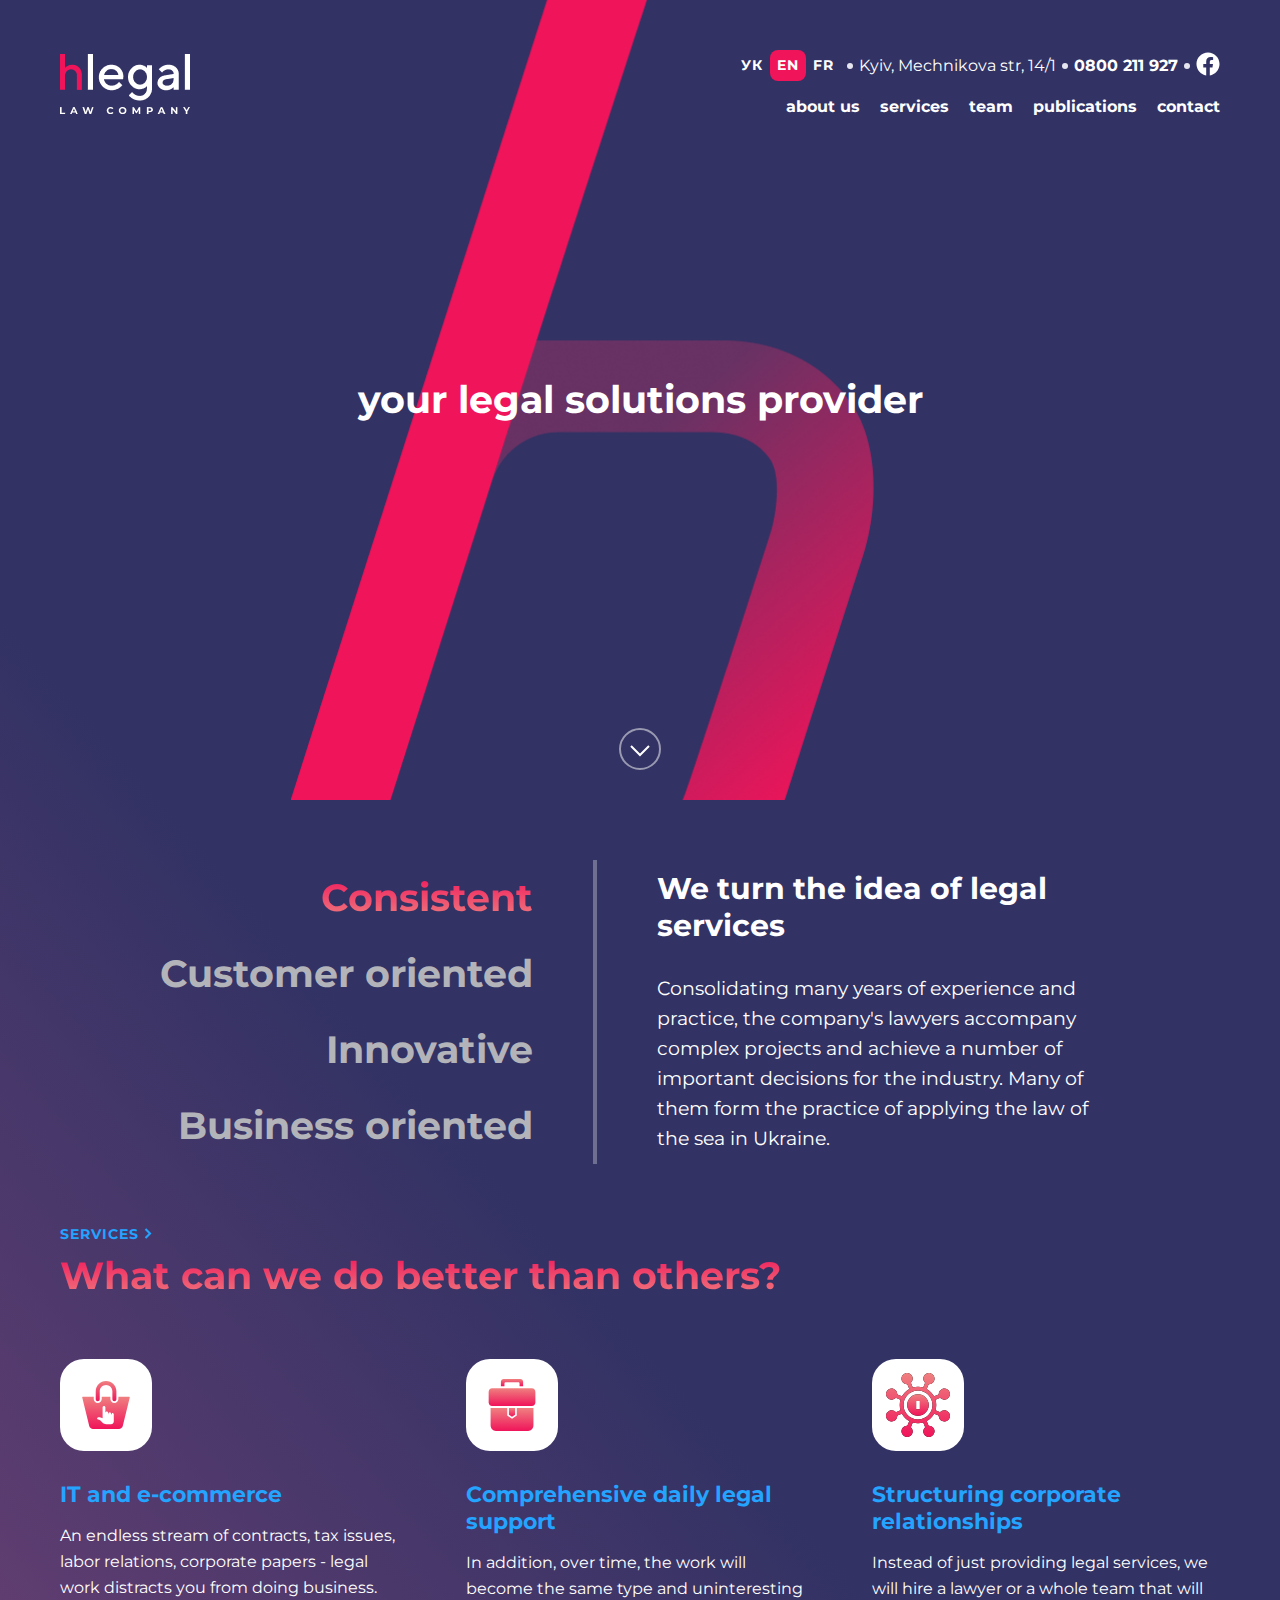
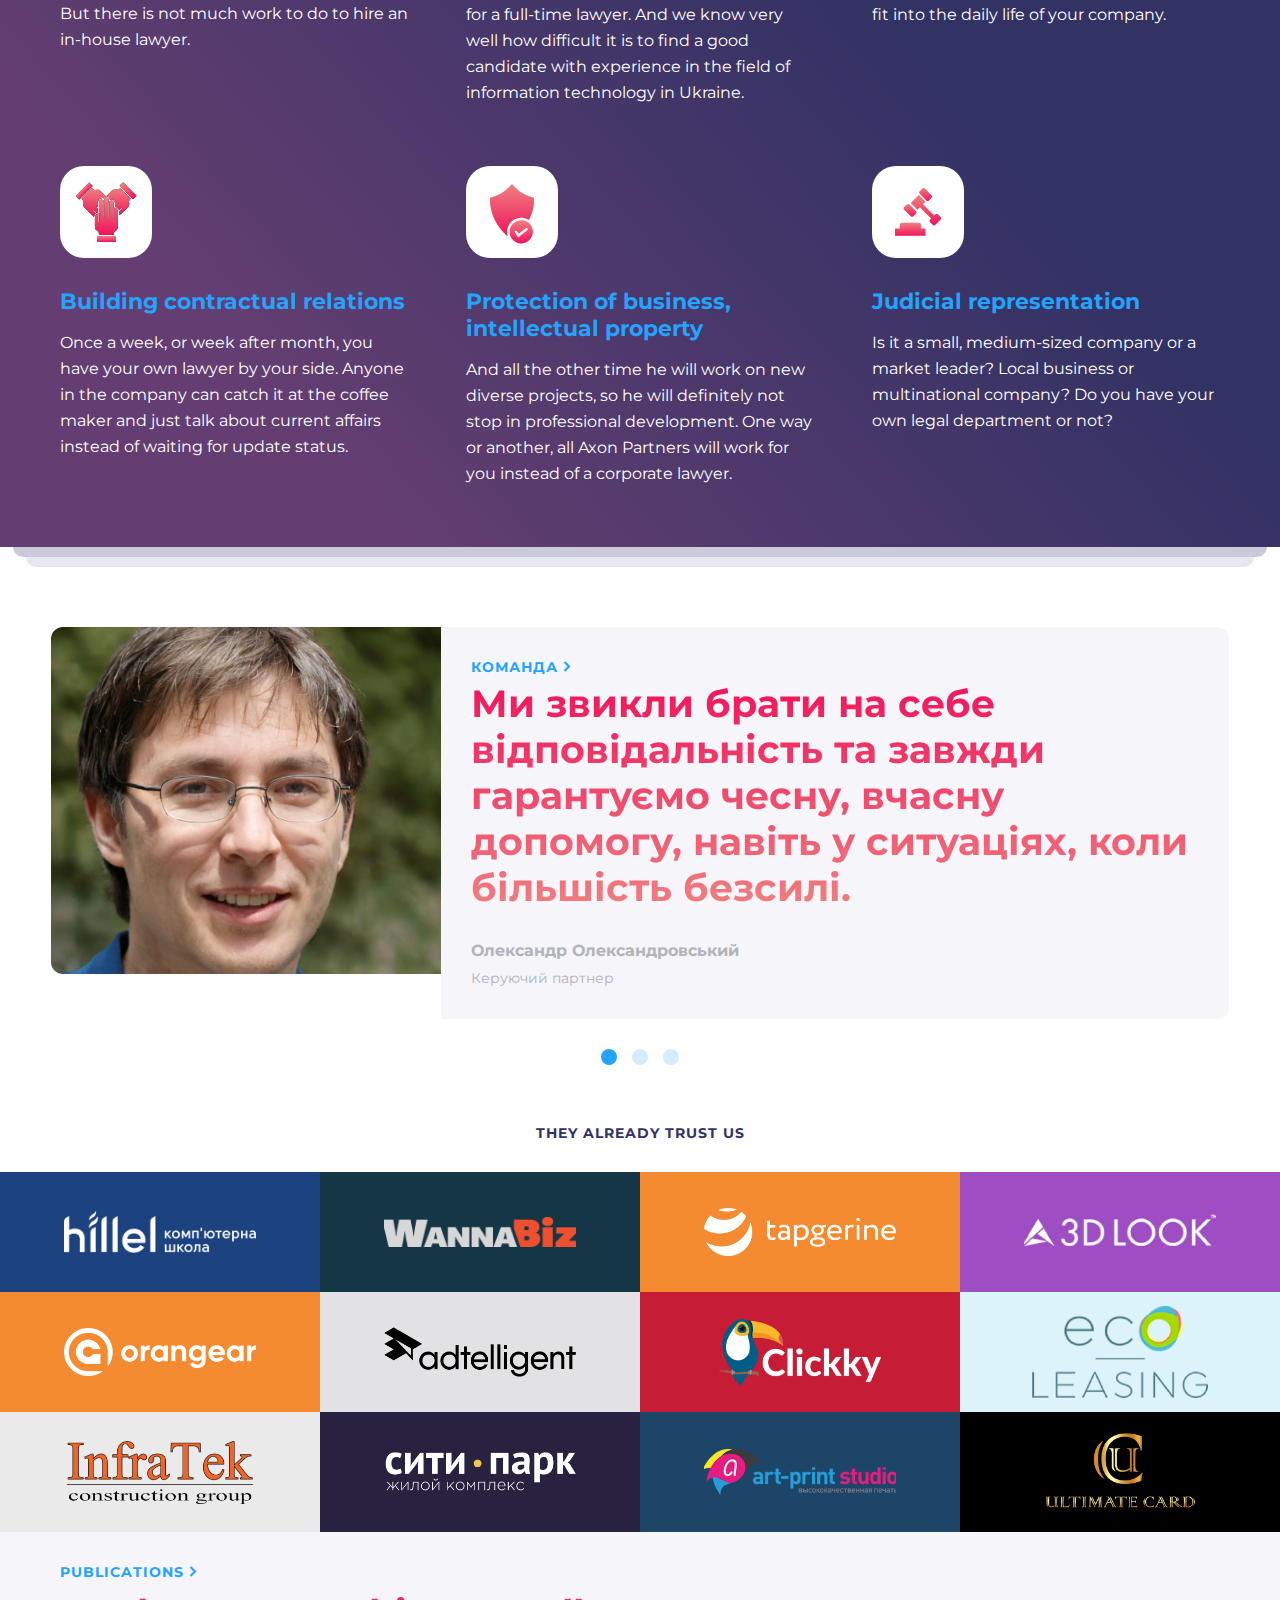
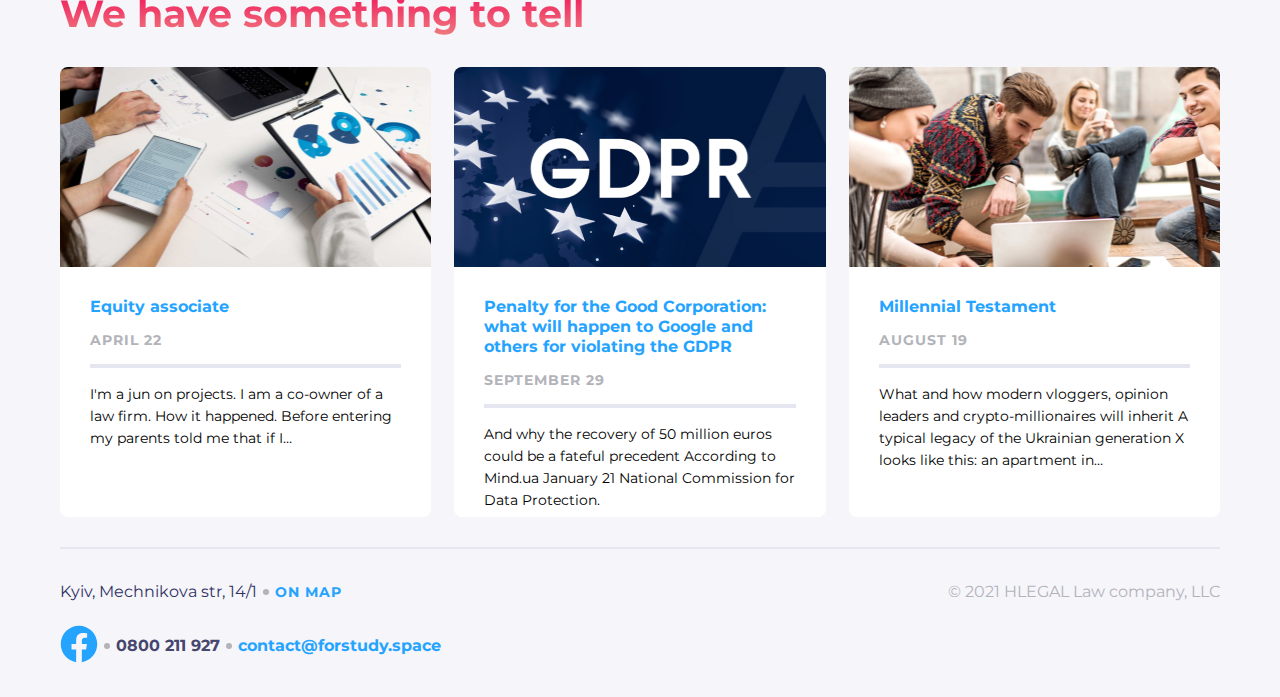
<file: Final_project/pages/home/home.html>
<!DOCTYPE html>
<html lang="en">
<head>
    <meta charset="UTF-8">
    <meta http-equiv="X-UA-Compatible" content="IE=edge">
    <meta name="viewport" content="width=device-width, initial-scale=1.0">
    <title>hlegal | home</title>
    <link rel="preconnect" href="https://fonts.googleapis.com">
    <link rel="preconnect" href="https://fonts.gstatic.com" crossorigin>
    <link href="https://fonts.googleapis.com/css2?family=Montserrat:wght@400;700&display=swap" rel="stylesheet">
    <link rel="stylesheet" href="./home.styles.css">
</head>
<body>
    <main class="main-section">
        <section class="slogan-section">
            <header class="header-section">
                <img src="../../images/logo-light.png" alt="company logo" class="header-logo">
                <div class="header-container">
                    <div class="header-info">
                        <ul class="header-info__lang">
                            <li class="header-info__lang__item">ук</li>
                            <li class="header-info__lang__item header-info__lang__item--active">en</li>
                            <li class="header-info__lang__item">fr</li>
                        </ul>
                        <div class="header-info__contacts">
                            <span class="header-info__separator"></span>
                            <a href="#" class="header-info__addr">Kyiv, Mechnikova str, 14/1</a>
                            <span class="header-info__separator"></span>
                            <a href="#"class="header-info__tel">0800 211 927</a>
                            <span class="header-info__separator"></span>
                            <a href="#">
                                <svg class="header-info__smm" width="24" height="25" viewBox="0 0 24 25" xmlns="http://www.w3.org/2000/svg">
                                    <path d="M24 12.5733C24 5.90541 18.6274 0.5 12 0.5C5.37258 0.5 0 5.90541 0 12.5733C0 18.5995 4.38823 23.5943 10.125 24.5V16.0633H7.07813V12.5733H10.125V9.91343C10.125 6.88755 11.9165 5.21615 14.6576 5.21615C15.9705 5.21615 17.3438 5.45195 17.3438 5.45195V8.42313H15.8306C14.3399 8.42313 13.875 9.35379 13.875 10.3086V12.5733H17.2031L16.6711 16.0633H13.875V24.5C19.6118 23.5943 24 18.5995 24 12.5733Z"/>
                                </svg>
                            </a>   
                        </div>
                    </div>
                    <img src="../../images/logo-light.png" alt="company logo" class="header-logo__tablet">
                    <div class="header-mobile">
                        <div class=" header-mobile__logo">
                            <img src="../../images/logo-light.png" alt="company logo" class="header-logo__mobile">
                        </div>
                        <button class=" header-mobile__menu">
                            <svg width="32" height="33" viewBox="0 0 32 33" fill="none" xmlns="http://www.w3.org/2000/svg">
                                <path d="M7 10.5H25" stroke="white" stroke-width="2"/>
                                <path d="M7 16.5H25" stroke="white" stroke-width="2"/>
                                <path d="M7 22.5H25" stroke="white" stroke-width="2"/>
                                </svg>
                        </button>
                    </div>
                    <nav class="header-nav">
                        <a href="../about/about.html" class="header-nav__link">about us</a>
                        <a href="#" class="header-nav__link">services</a>
                        <a href="../team/team.html" class="header-nav__link">team</a>
                        <a href="#" class="header-nav__link">publications</a>
                        <a href="#" class="header-nav__link">contact</a>
                    </nav>
                </div>
            </header>
            <h1 class="slogan-text">your legal solutions provider</h1>
            <button class="slogan-scroll__btn">
                <svg class="slogan-scroll__img" width="42" height="42" viewBox="0 0 42 42" fill="none" xmlns="http://www.w3.org/2000/svg">
                    <g clip-path="url(#clip0_22728_11340)">
                        <circle opacity="0.5" cx="21" cy="21" r="20" stroke-width="2"/>
                        <path d="M12 18L21 27L30 18" stroke-width="2"/>
                    </g>
                    <defs>
                        <clipPath id="clip0_22728_11340">
                            <rect width="42" height="42" fill="white"/>
                        </clipPath>
                    </defs>
                </svg>
            </button>
        </section>

        <section class="company-values">
            <ul class="values-list">
                <li><a href="#" class="values-list__item values-list__item--active">Consistent</a></li>
                <li><a href="#" class="values-list__item">Customer oriented</a></li>
                <li><a href="#" class="values-list__item">Innovative</a></li>
                <li><a href="#" class="values-list__item">Business oriented</a></li>
            </ul>
            <div class="values-description">
                <h2 class="values-description__heading">We turn the idea of legal services</h2>
                <p class="values-description__text">Consolidating many years of experience and practice, the company's lawyers accompany complex projects and achieve a number of important decisions for the industry. Many of them form the practice of applying the law of the sea in Ukraine.</p>
            </div>
        </section>

        <section class="services">
            <a href="#" class="services__link">
                <span>services</span>
                <img src="../../images/shevron_right_blue.png" alt="arrow right">
            </a>
            <h1 class="services__heading">What can we do better than others?</h1>
            <ul class="services__container">
                <li class="services-card">
                    <div class="services-card__img__background"><img src="../../images/icon_it_e-commerce.svg" alt="IT and e-commerce icon" class="services-card__img"></div>
                    <h3 class="services-card__heading">IT and e-commerce</h3>
                    <p class="services-card__description">An endless stream of contracts, tax issues, labor relations, corporate papers - legal work distracts you from doing business. But there is not much work to do to hire an in-house lawyer.</p>
                </li>
                <li class="services-card">
                    <div class="services-card__img__background"><img src="../../images/icon_legal_support.svg" alt="legal support icon" class="services-card__img"></div>
                    <h3 class="services-card__heading">Comprehensive daily legal support</h3>
                    <p class="services-card__description">In addition, over time, the work will become the same type and uninteresting for a full-time lawyer. And we know very well how difficult it is to find a good candidate with experience in the field of information technology in Ukraine.</p>
                </li>
                <li class="services-card">
                    <div class="services-card__img__background"><img src="../../images/icon_corporate_relationship.svg" alt="corporate relationship icon" class="services-card__img"></div>
                    <h3 class="services-card__heading">Structuring corporate relationships</h3>
                    <p class="services-card__description">Instead of just providing legal services, we will hire a lawyer or a whole team that will fit into the daily life of your company.</p>
                </li>
                <li class="services-card">
                    <div class="services-card__img__background"><img src="../../images/icon_contractual_relation.svg" alt="contractual relation icon" class="services-card__img"></div>
                    <h3 class="services-card__heading">Building contractual relations</h3>
                    <p class="services-card__description">Once a week, or week after month, you have your own lawyer by your side. Anyone in the company can catch it at the coffee maker and just talk about current affairs instead of waiting for update status.</p>
                </li>
                <li class="services-card">
                    <div class="services-card__img__background"><img src="../../images/icon_protection.svg" alt="protection of business icon" class="services-card__img"></div>
                    <h3 class="services-card__heading">Protection of business, intellectual property</h3>
                    <p class="services-card__description">And all the other time he will work on new diverse projects, so he will definitely not stop in professional development. One way or another, all Axon Partners will work for you instead of a corporate lawyer.</p>
                </li>
                <li class="services-card">
                    <div class="services-card__img__background"><img src="../../images/icon_judicial_representation.svg" alt="judicial representation icon" class="services-card__img"></div>
                    <h3 class="services-card__heading">Judicial representation</h3>
                    <p class="services-card__description">Is it a small, medium-sized company or a market leader? Local business or multinational company? Do you have your own legal department or not?</p>
                </li>
            </ul>
        </section>
    </main>

    <div class="main-shadow">
        <div class="main-shadow__dark"></div>
        <div class="main-shadow__light"></div>
    </div>
    
    <section class="team">
        <div class="team-wrapper">
            <div class="team-wrapper__img"></div>
            <div class="team-contents">
                <a href="#" class="services__link">
                    <span>команда</span>
                    <img src="../../images/shevron_right_blue.png" alt="arrow right">
                </a>
                <h1 class="team-contents__heading">Ми звикли брати на себе відповідальність та завжди гарантуємо чесну, вчасну допомогу, навіть у ситуаціях, коли більшість безсилі.</h1>
                <b class="team-contents__name">Олександр Олександровський</b>
                <p class="team-contents__position">Керуючий партнер</p>
            </div>
        </div>
        <ul class="carousel">
            <li class="carousel__dot carousel__dot--active"></li>
            <li class="carousel__dot"></li>
            <li class="carousel__dot"></li>
        </ul>
    </section>

    <section class="clients">
        <h3 class="clients__heading">They already trust us</h3>
        <ul class="clients-list">
            <li class="clients-list__item clients-list__item--blue">
                <a href="#"><img src="../../images/hillel.png" alt="hillel"></a>
            </li>
            <li class="clients-list__item clients-list__item--atlantic-blue">
                <a href="#"><img src="../../images/wannabiz.png" alt="wannabiz"></a>
            </li>
            <li class="clients-list__item clients-list__item--orange">
                <a href="#"><img src="../../images/tapgerine.png" alt="tapgerine"></a>
            </li>
            <li class="clients-list__item clients-list__item--purple">
                <a href="#"><img src="../../images/3dlook.png" alt="3dlook"></a>
            </li>
            <li class="clients-list__item clients-list__item--orange">
                <a href="#"><img src="../../images/orangear.png" alt="orangear"></a>
            </li>
            <li class="clients-list__item clients-list__item--grey-light">
                <a href="#"><img src="../../images/adtelligent.png" alt="adtelligent"></a>
            </li>
            <li class="clients-list__item clients-list__item--red">
                <a href="#"><img src="../../images/clickky.png" alt="clickky"></a>
            </li>
            <li class="clients-list__item clients-list__item--mint-light">
                <a href="#"><img src="../../images/eco_leasing.png" alt="eco_leasing"></a>
            </li>
            <li class="clients-list__item clients-list__item--grey-olivia">
                <a href="#"><img src="../../images/infratek.png" alt="infratek"></a>
            </li>
            <li class="clients-list__item clients-list__item--space">
                <a href="#"><img src="../../images/city_park.png" alt="city park"></a>
            </li>
            <li class="clients-list__item clients-list__item--aegean">
                <a href="#"><img src="../../images/artprint.png" alt="art-print studio"></a>
            </li>
            <li class="clients-list__item clients-list__item--black">
                <a href="#"><img src="../../images/ultimate_card.png" alt="ultimate card"></a>
            </li>
        </ul>
    </section>

    <section class="publications">
        <a href="#" class="services__link">
            <span>Publications</span>
            <img src="../../images/shevron_right_blue.png" alt="arrow right">
        </a>
        <h1 class="publications__heading">We have something to tell</h1>
        <div class="publications-container">
            <div class="publications-card">
                <div class="publications-card__img" id="img-equity_associate"></div>
                <div class="publications-card__text">
                    <h3 class="publications-card__text__heading">Equity associate</h3>
                    <h4 class="publications-card__text__date">April 22</h4>
                    <p class="publications-card__text__description">I'm a jun on projects. I am a co-owner of a law firm. How it happened. Before entering my parents told me that if I…</p>
                </div>
            </div>
            <div class="publications-card">
                <div class="publications-card__img" id="img-gdpr"></div>
                <div class="publications-card__text">
                    <h3 class="publications-card__text__heading">Penalty for the Good Corporation: what will happen to Google and others for violating the GDPR</h3>
                    <h4 class="publications-card__text__date">September 29</h4>
                    <p class="publications-card__text__description">And why the recovery of 50 million euros could be a fateful precedent According to Mind.ua January 21 National Commission for Data Protection.</p>
                </div>
            </div>
            <div class="publications-card">
                <div class="publications-card__img" id="img-millennial"></div>
                <div class="publications-card__text">
                    <h3 class="publications-card__text__heading">Millennial Testament</h3>
                    <h4 class="publications-card__text__date">August 19</h4>
                    <p class="publications-card__text__description">What and how modern vloggers, opinion leaders and crypto-millionaires will inherit A typical legacy of the Ukrainian generation X looks like this: an apartment in…</p>
                </div>
            </div>
        </div>
    </section>

    <footer class="footer-section">
        <div class="footer-section__wrapper">
            <div class="footer-contacts">
                <div class="footer-contacts__row">
                    <span class="footer-contacts__addr">Kyiv, Mechnikova str, 14/1</span>
                    <span class="header-info__separator"></span>
                    <a href="#" class="footer-contacts__addr-link">On map</a>
                </div>
                <div class="footer-policy">© 2021 HLEGAL Law company, LLC</div>
            </div>
            <div class="footer-contacts__row">
                <a href="#">
                    <svg class="footer-contacts__smm" width="24" height="25" viewBox="0 0 24 25" xmlns="http://www.w3.org/2000/svg">
                        <path d="M24 12.5733C24 5.90541 18.6274 0.5 12 0.5C5.37258 0.5 0 5.90541 0 12.5733C0 18.5995 4.38823 23.5943 10.125 24.5V16.0633H7.07813V12.5733H10.125V9.91343C10.125 6.88755 11.9165 5.21615 14.6576 5.21615C15.9705 5.21615 17.3438 5.45195 17.3438 5.45195V8.42313H15.8306C14.3399 8.42313 13.875 9.35379 13.875 10.3086V12.5733H17.2031L16.6711 16.0633H13.875V24.5C19.6118 23.5943 24 18.5995 24 12.5733Z"/>
                    </svg>
                </a>  
                <span class="header-info__separator"></span>
                <a href="#"class="footer-contacts__tel">0800 211 927</a>
                <span class="header-info__separator"></span>
                <a href="#" class="footer-contacts__email">contact@forstudy.space</a>
            </div>
            <div class="footer-policy__mobile">© 2021 HLEGAL Law company, LLC</div>
        </div>
    </footer>
</body>
</html>
</file>
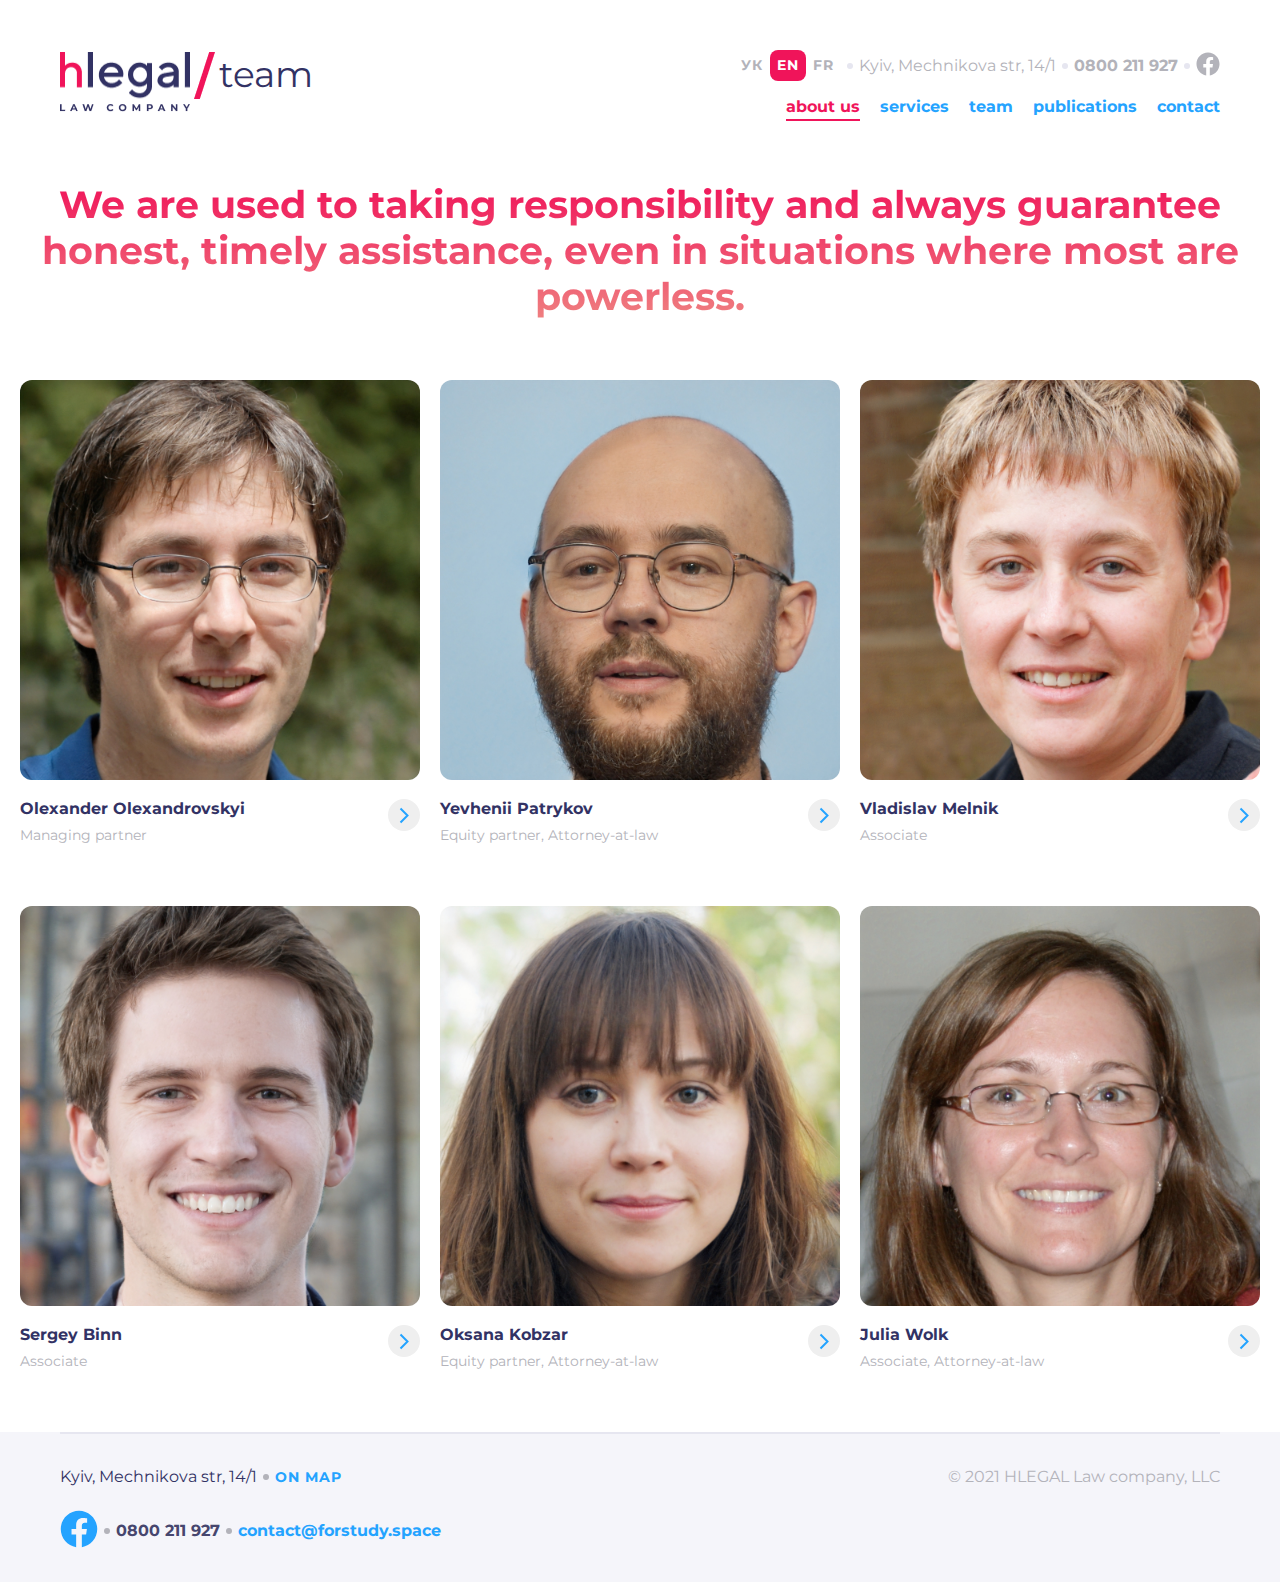
<file: Final_project/pages/team/team.html>
<!DOCTYPE html>
<html lang="en">
<head>
    <meta charset="UTF-8">
    <meta http-equiv="X-UA-Compatible" content="IE=edge">
    <meta name="viewport" content="width=device-width, initial-scale=1.0">
    <title>hlegal | team</title>
    <link rel="preconnect" href="https://fonts.googleapis.com">
    <link rel="preconnect" href="https://fonts.gstatic.com" crossorigin>
    <link href="https://fonts.googleapis.com/css2?family=Montserrat:wght@400;700&display=swap" rel="stylesheet">
    <link rel="stylesheet" href="./team.styles.css">
</head>
<body>
    <header class="header-section">
        <div class="header-page">
            <a href="../home/home.html"><img src="../../images/logo-dark.png" alt="company logo" class="header-logo"></a>
            <img src="../../images/slash.png" alt="slash">
            <span class="header-page__name">team</span>
        </div>
        <div class="header-container">
            <div class="header-info">
                <ul class="header-info__lang">
                    <li class="header-info__lang__item">ук</li>
                    <li class="header-info__lang__item header-info__lang__item--active">en</li>
                    <li class="header-info__lang__item">fr</li>
                </ul>
                <div class="header-info__contacts">
                    <span class="header-info__separator"></span>
                    <a href="#" class="header-info__addr">Kyiv, Mechnikova str, 14/1</a>
                    <span class="header-info__separator"></span>
                    <a href="#"class="header-info__tel">0800 211 927</a>
                    <span class="header-info__separator"></span>
                    <a href="#">
                        <svg class="header-info__smm" width="24" height="25" viewBox="0 0 24 25" xmlns="http://www.w3.org/2000/svg">
                            <path d="M24 12.5733C24 5.90541 18.6274 0.5 12 0.5C5.37258 0.5 0 5.90541 0 12.5733C0 18.5995 4.38823 23.5943 10.125 24.5V16.0633H7.07813V12.5733H10.125V9.91343C10.125 6.88755 11.9165 5.21615 14.6576 5.21615C15.9705 5.21615 17.3438 5.45195 17.3438 5.45195V8.42313H15.8306C14.3399 8.42313 13.875 9.35379 13.875 10.3086V12.5733H17.2031L16.6711 16.0633H13.875V24.5C19.6118 23.5943 24 18.5995 24 12.5733Z"/>
                        </svg>
                    </a>   
                </div>
            </div>
            <div class="header-page__tablet">
                <a href="../home/home.html"><img src="../../images/logo-dark.png" alt="company logo" class="header-logo"></a>
                <img src="../../images/slash.png" alt="slash" class="header-page__tablet__slash">
                <span class="header-page__name">about us</span>
            </div>
            <div class="header-mobile">
                <div class=" header-mobile__logo">
                    <a href="../home/home.html"><img src="../../images/logo-dark.png" alt="company logo" class="header-mobile__logo__link"></a>
                    <img src="../../images/slash.png" alt="slash" class="header-page__mobile__slash">
                    <span class="header-page__name">about us</span>
                </div>
                <button class=" header-mobile__menu">
                    <svg width="32" height="33" viewBox="0 0 32 33" fill="none" xmlns="http://www.w3.org/2000/svg">
                        <path d="M7 10.5H25" stroke-width="2"/>
                        <path d="M7 16.5H25" stroke-width="2"/>
                        <path d="M7 22.5H25" stroke-width="2"/>
                        </svg>
                </button>
            </div>
            <nav class="header-nav">
                <a href="#" class="header-nav__link header-nav__link--active">about us</a>
                <a href="#" class="header-nav__link">services</a>
                <a href="#" class="header-nav__link">team</a>
                <a href="#" class="header-nav__link">publications</a>
                <a href="#" class="header-nav__link">contact</a>
            </nav>
        </div>
    </header>

    <main class="team">
        <h1 class="team-heading">We are used to taking responsibility and always guarantee honest, timely assistance, even in situations where most are powerless.</h1>
        <div class="team-container">
            <div class="team-card">
                <img src="../../images/Oleksandrovskyi.jpg" alt="Olexandrovskyi" class="team-card__img">
                <div class="team-card__description">
                    <div class="team-card__description__text">
                        <h4 class="team-card__description__text__name">Olexander Olexandrovskyi</h4>
                        <p class="team-card__description__text__position">Managing partner</p>
                    </div>
                    <button class="team-card__description__btn">
                        <svg width="10" height="17" viewBox="0 0 10 17" fill="none" xmlns="http://www.w3.org/2000/svg">
                            <path d="M1.5 15.5L8.5 8.5L1.5 1.5" stroke="#24A3FF" stroke-width="2"/>
                        </svg>
                    </button>
                </div>
            </div>
            <div class="team-card">
                <img src="../../images/patrykov.jpg" alt="Patrykov" class="team-card__img">
                <div class="team-card__description">
                    <div class="team-card__description__text">
                        <h4 class="team-card__description__text__name">Yevhenii Patrykov</h4>
                        <p class="team-card__description__text__position">Equity partner, Attorney-at-law</p>
                    </div>
                    <button class="team-card__description__btn">
                        <svg width="10" height="17" viewBox="0 0 10 17" fill="none" xmlns="http://www.w3.org/2000/svg">
                            <path d="M1.5 15.5L8.5 8.5L1.5 1.5" stroke="#24A3FF" stroke-width="2"/>
                        </svg>
                    </button>
                </div>
            </div>
            <div class="team-card">
                <img src="../../images/melnik.jpg" alt="Melnik" class="team-card__img">
                <div class="team-card__description">
                    <div class="team-card__description__text">
                        <h4 class="team-card__description__text__name">Vladislav Melnik</h4>
                        <p class="team-card__description__text__position">Associate</p>
                    </div>
                    <button class="team-card__description__btn">
                        <svg width="10" height="17" viewBox="0 0 10 17" fill="none" xmlns="http://www.w3.org/2000/svg">
                            <path d="M1.5 15.5L8.5 8.5L1.5 1.5" stroke="#24A3FF" stroke-width="2"/>
                        </svg>
                    </button>
                </div>
            </div>
            <div class="team-card">
                <img src="../../images/binn.jpg" alt="Binn" class="team-card__img">
                <div class="team-card__description">
                    <div class="team-card__description__text">
                        <h4 class="team-card__description__text__name">Sergey Binn</h4>
                        <p class="team-card__description__text__position">Associate</p>
                    </div>
                    <button class="team-card__description__btn">
                        <svg width="10" height="17" viewBox="0 0 10 17" fill="none" xmlns="http://www.w3.org/2000/svg">
                            <path d="M1.5 15.5L8.5 8.5L1.5 1.5" stroke="#24A3FF" stroke-width="2"/>
                        </svg>
                    </button>
                </div>
            </div>
            <div class="team-card">
                <img src="../../images/kobzar.jpg" alt="Kobzar" class="team-card__img">
                <div class="team-card__description">
                    <div class="team-card__description__text">
                        <h4 class="team-card__description__text__name">Oksana Kobzar</h4>
                        <p class="team-card__description__text__position">Equity partner, Attorney-at-law</p>
                    </div>
                    <button class="team-card__description__btn">
                        <svg width="10" height="17" viewBox="0 0 10 17" fill="none" xmlns="http://www.w3.org/2000/svg">
                            <path d="M1.5 15.5L8.5 8.5L1.5 1.5" stroke="#24A3FF" stroke-width="2"/>
                        </svg>
                    </button>
                </div>
            </div>
            <div class="team-card">
                <img src="../../images/wolk.jpg" alt="Wolk" class="team-card__img">
                <div class="team-card__description">
                    <div class="team-card__description__text">
                        <h4 class="team-card__description__text__name">Julia Wolk</h4>
                        <p class="team-card__description__text__position">Associate, Attorney-at-law</p>
                    </div>
                    <button class="team-card__description__btn">
                        <svg width="10" height="17" viewBox="0 0 10 17" fill="none" xmlns="http://www.w3.org/2000/svg">
                            <path d="M1.5 15.5L8.5 8.5L1.5 1.5" stroke="#24A3FF" stroke-width="2"/>
                        </svg>
                    </button>
                </div>
            </div>
        </div>
    </main>

    <footer class="footer-section">
        <div class="footer-section__wrapper">
            <div class="footer-contacts">
                <div class="footer-contacts__row">
                    <span class="footer-contacts__addr">Kyiv, Mechnikova str, 14/1</span>
                    <span class="header-info__separator"></span>
                    <a href="#" class="footer-contacts__addr-link">On map</a>
                </div>
                <div class="footer-policy">© 2021 HLEGAL Law company, LLC</div>
            </div>
            <div class="footer-contacts__row">
                <a href="#">
                    <svg class="footer-contacts__smm" width="24" height="25" viewBox="0 0 24 25" xmlns="http://www.w3.org/2000/svg">
                        <path d="M24 12.5733C24 5.90541 18.6274 0.5 12 0.5C5.37258 0.5 0 5.90541 0 12.5733C0 18.5995 4.38823 23.5943 10.125 24.5V16.0633H7.07813V12.5733H10.125V9.91343C10.125 6.88755 11.9165 5.21615 14.6576 5.21615C15.9705 5.21615 17.3438 5.45195 17.3438 5.45195V8.42313H15.8306C14.3399 8.42313 13.875 9.35379 13.875 10.3086V12.5733H17.2031L16.6711 16.0633H13.875V24.5C19.6118 23.5943 24 18.5995 24 12.5733Z"/>
                    </svg>
                </a>  
                <span class="header-info__separator"></span>
                <a href="#"class="footer-contacts__tel">0800 211 927</a>
                <span class="header-info__separator"></span>
                <a href="#" class="footer-contacts__email">contact@forstudy.space</a>
            </div>
            <div class="footer-policy__mobile">© 2021 HLEGAL Law company, LLC</div>
        </div>
    </footer>
</body>
</html>
</file>
<file: HomeTask10_grid/styles.css>
* {
    list-style: none;
    text-decoration: none;
    margin: 0;
    padding: 0;
    color: #000;
    font-family: 'Roboto Flex', sans-serif;
}

button:hover {
    cursor: pointer;
    box-shadow: 6px 6px 16px -11px rgba(0,0,0,0.75);
}

/* Header section */

.header {
    display: flex;
    justify-content: space-between;
    padding: 0 50px 0 25px;
    border-bottom: 1px solid #000;
}

.menu {
    display: flex;
    align-items: center;
}

.menu-item > a {
    display: block;
    padding: 28px 25px;
    font-weight: 400;
    font-size: 15px;
    line-height: 20px;
}

.menu-item > a > svg {
    margin-top: 5px;
}

.action {
    display: flex;
    align-items: center;
}

.action button {
    line-height: 45px;
    width: 120px;
    box-sizing: border-box;
    font-size: 16px;
}

.action button:first-child {
    margin-right: 10px;
}

.button-orange {
    background-color: #ff6336;
    color: #fff;
    border: none;
}

.button-white {
    border: 1px solid #000;
    background-color: #fff;
}

/* Main section */

.main {
    padding: 130px 75px;
    display: grid;
    grid-template-columns: repeat(24, 1fr);
    grid-template-rows: repeat(17, 30px);
}

.grid-heading {
    grid-column-start: 1;
    grid-row-start: 1;
    grid-column-end: 12;
    grid-row-end: 8;
    font-weight: 600;
    font-size: 65px;
    line-height: 70px;
}

.grid-text {
    grid-column-start: 1;
    grid-row-start: 9;
    grid-column-end: 11;
    grid-row-end: 14;
    font-weight: 400;
    font-size: 25px;
    line-height: 35px;
}

.grid-box {
    grid-column-start: 1;
    grid-row-start: 14;
    grid-column-end: 12;
    grid-row-end: 18;
}

.grid-box p {
    font-weight: 400;
    font-size: 15px;
    line-height: 25px;
    margin-top: 25px;
}

.grid-box button {
    width: 160px;
    font-weight: 600;
    font-size: 16px;
    line-height: 60px;
}

.grid-box button:first-child {
    margin-right: 10px;
}

.grid-image {
    grid-column-start: 12;
    grid-row-start: 2;
    grid-column-end: 25;
    grid-row-end: 18; 
}

.grid-image img {
    max-width: 768px;
    min-width: 450px;
    width: 100%;
    height: 100%;
}

/* List of clients section */

.companies {
    background-color: #FF9C7D;
    display: flex;
    flex-direction: column;
    align-items: center;
    padding: 100px 95px;
}

.companies > h3 {
    width: 50%;
    font-weight: 600;
    font-size: 50px;
    line-height: 60px;
    text-align: center;
    margin-bottom: 80px;
}

.companies_list {
    display: grid;
    grid-template-columns: repeat(6, 1fr);
    grid-template-rows: 60px;
    grid-gap: 50px;
    text-align: center;
    align-items: center;
}

/* Features section */

.features {
    padding: 90px 75px 150px;
}

.feature_description {
    display: grid;
    grid-template-columns: repeat(8, 1fr);
    grid-template-rows: repeat(21, 30px);
}

.feature_description:not(:last-child) {
    margin-bottom: 250px;
}

.feature_description > h3 {
    grid-column: 1 / span 3;
    grid-row: 5 / span 4;
    font-weight: 600;
    font-size: 50px;
    line-height: 60px;
}

.feature_description:nth-child(even) > h3 {
    grid-column: 6 / span 3;
}

.feature_description > p {
    grid-column: 1 / span 3;
    grid-row: 10 / span 4;
    font-weight: 400;
    font-size: 20px;
    line-height: 30px;
}

.feature_description:nth-child(even) > p {
    grid-column: 6 / span 3;
}

.feature_description > a {
    grid-column: 1 / span 1;
    grid-row: 15 / span 1;
    font-weight: 600;
    font-size: 20px;
    line-height: 30px;
}

.feature_description:nth-child(even) > a {
    grid-column: 6 / span 3;
}

.feature_description > img {
    grid-column: 5 / span 4;
    grid-row: 1fr;
}

.feature_description:nth-child(even) > img {
    grid-column: 1 / span 4;
}

/* Lokalise services */

.services {
    padding: 120px;
    background-color: #FFF8E4;
}

.services > h3 {
    text-align: center;
    font-weight: 600;
    font-size: 50px;
    line-height: 60px;
}

.services_list {
    display: grid;
    grid-template-columns: repeat(3, 1fr);
    grid-template-rows: repeat(2, 280px);
    text-align: center;
    grid-gap: 75px 100px;
    margin-top: 75px;
}

.services_list_item > img {
    width: 160px;
    height: 120px;
}

.services_list_item > h5 {
    font-weight: 600;
    font-size: 25px;
    line-height: 35px;
    margin: 26px auto 20px;
}

.services_list_item > p {
    font-weight: 400;
    font-size: 18px;
    line-height: 25px;
}

/* Localization team section */

.team {
    padding: 150px 75px;
}

.team > h3 {
    font-weight: 600;
    font-size: 50px;
    line-height: 60px;
    text-align: center;
}

.team_list {
    display: grid;
    grid-template-columns: repeat(3, 1fr);
    grid-template-rows: repeat(1, 560px);
    grid-gap: 0 30px;
    margin-top: 75px;
}

.team_list_item > img {
    width: 170px;
    height: 200px;
}

.team_list_item > h5 {
    font-weight: 600;
    font-size: 30px;
    line-height: 40px;
    margin: 48px 0 34px;
}

.team_list_item > p {
    font-weight: 400;
    font-size: 20px;
    line-height: 30px;
    margin-bottom: 25px;
}

.team_list_item > a {
    font-weight: 400;
    font-size: 20px;
    line-height: 30px;
    text-decoration-line: underline;
}

/* Feedback section */

.feedback {
    padding: 75px 75px 100px;
    background-color: #C9E8F2;
    display: grid;
    grid-template-columns: 1fr 310px;
    grid-template-rows: 160px 20px 106px;
    grid-gap: 12px 90px;
}

.feedback > q {
    grid-column: 1 / span 1;
    grid-row: 1 / span 1;
    font-weight: 400;
    font-size: 30px;
    line-height: 40px;
}

.feedback > p {
    grid-column: 1 / span 1;
    grid-row: 2 / span 1;
    font-weight: 400;
    font-size: 15px;
    line-height: 25px;
}

.feedback > svg {
    grid-column: 1 / span 1;
    grid-row: 3 / span 1;
}

.feedback > img { 
    grid-column: 2 / span 1;
    grid-row: 1 / span 1;
    width: 310px;
    height: 310px;
}

/* Rate section */

.rate {
    background-color: #DABC98;
    padding: 80px 60px;
    display: grid;
    grid-template-columns: 180px 1fr 145px 160px;
    grid-template-rows: repeat(1, 150px);
    grid-gap: 70px;
    align-items: center;
}

.rate > img {
    width: 176px;
    height: 154px;
}

.rate > p {
    font-weight: 600;
    font-size: 35px;
    line-height: 50px;
    border-right: 1px solid #000;
    padding: 15px 0;
}

.rate_content > img {
    margin: 10px 0;
}

/* Tools section */

.tools {
    padding: 160px 330px;
    display: flex;
    flex-direction: column;
    justify-content: center;
    align-items: center;
}

.tools > h3 {
    font-weight: 600;
    font-size: 65px;
    line-height: 75px;
    text-align: center;
}

.tools > p {
    font-weight: 400;
    font-size: 25px;
    line-height: 30px;
    text-align: center;
    margin: 25px 0;
}

.tools > img {
    width: 1023px;
    height: 445px;  
}

.tools > button {
    font-weight: 600;
    font-size: 16px;
    line-height: 60px;
    padding: 0 20px;
    margin-top: 50px;
}

/* Trial section */ 

.trial {
    background-color: #FF9C7D;
    padding: 120px 330px 150px;
    display: flex;
    flex-direction: column;
    justify-content: center;
    align-items: center;
}

.trial > h3 {
    font-weight: 600;
    font-size: 65px;
    line-height: 75px;
    text-align: center;
}

.trial > p {
    font-weight: 400;
    font-size: 20px;
    line-height: 30px;
    text-align: center;
    margin: 30px 0 55px;
}

.trial > button {
    background-color: #000;
    color: #fff;
    padding: 0 40px;
    font-weight: 600;
    font-size: 17px;
    line-height: 60px;
    border: none;
}

/* Studies section */

.studies {
    background-color:#EEE;
    padding: 90px 75px;
    display: grid;
    grid-template-columns: 370px repeat(4, 1fr);
    grid-template-rows: 680px;
    grid-gap: 70px;
}

.main_column > h3 {
    font-weight: 600;
    font-size: 40px;
    line-height: 50px;
}

.main_column > img {
    width: 300px;
    height: 300px;
    margin: 28px 0 38px;
}

.main_column > p {
    font-weight: 400;
    font-size: 20px;
    line-height: 30px;
    margin: 24px 0 15px;
}

.main_column > a {
    font-weight: 600;
    font-size: 20px;
    line-height: 30px;
}

.regular_column > h5 {
    font-weight: 600;
    font-size: 20px;
    line-height: 25px;
    margin-bottom: 20px;
}

.regular_column li {
    font-weight: 400;
    font-size: 15px;
    line-height: 15px;
    margin-bottom: 15px;
}

/* Footer section */

footer {
    background-color:#EEE;
    padding: 0 75px;
}

.footer_container {
    display: flex;
    justify-content: space-between;
    border-top: 1px solid #000;
}

.footer_container > div {
    margin: 50px 0 ;
}

.footer_container p {
    font-weight: 400;
    font-size: 12px;
    line-height: 15px;
}

.footer_container_lokalise {
    display: flex;
    align-items: center;
}

.footer_container_lokalise > p {
    width: 300px;
    margin-left: 15px;
}
</file>
<file: HomeTask13/styles.css>
* {
  margin: 0;
  padding: 0;
  font-family: "Roboto", sans-serif;
}

ul {
  list-style-type: none;
}

a {
  text-decoration: none;
  color: #000;
}

button {
  font-weight: 400;
  font-size: 16px;
  line-height: 24px;
  border-radius: 32px;
}

button:hover {
  cursor: pointer;
}

.btn-filled {
  border: none;
  color: #FFF;
}
.btn-filled--mint-saturated {
  background-color: #38CEA8;
}
.btn-filled--red {
  background-color: #F62A2A;
}

.btn-transparent {
  border: 2px solid;
  background-color: #FFF;
}
.btn-transparent--mint-saturated {
  border-color: #38CEA8;
  color: #38CEA8;
}

.btn-lg {
  padding: 16px 32px;
}

.btn-md {
  padding: 8px 32px;
}

.btn-sm {
  padding: 8px 16px;
}

header {
  padding: 20px 75px;
  background-color: #EAFEEC;
  display: flex;
  justify-content: space-between;
}

.header_logo {
  display: flex;
  align-items: center;
}

.header_logo > span, b {
  font-size: 24px;
  line-height: 32px;
  font-weight: 400;
}

.header_logo > b {
  font-weight: 700;
}

.header_socialmedia {
  display: flex;
}

.header_socialmedia > li {
  margin: 0 12px;
}

/* Navigation section*/
.navigation {
  background-color: #F1FFF8;
  padding: 24px 110px;
  display: flex;
  justify-content: space-between;
}

.navigation > nav {
  font-weight: 400;
  font-size: 16px;
  line-height: 24px;
}

.navigation a {
  margin: 12px;
  color: #20414D;
}

.navigation menu {
  display: none;
}

/* Advertising section */
.advertising {
  background-image: url(./images/healthy_body.jpg);
  background-repeat: no-repeat;
  background-position: right;
  background-color: #F1F3F2;
  padding: 72px 0 150px 180px;
}
.advertising__content {
  width: 490px;
  height: 330px;
  display: flex;
  flex-direction: column;
  align-items: center;
  justify-content: space-between;
}
.advertising__content > h2 {
  font-size: 48px;
  line-height: 56px;
  font-weight: 500;
  color: #376474;
}
.advertising__content h3 {
  font-size: 48px;
  line-height: 56px;
  font-weight: 700;
  color: #376474;
}
.advertising__content p {
  font-weight: 400;
  font-size: 16px;
  line-height: 24px;
  color: #376474;
  text-align: center;
}
.advertising__content__btn {
  width: 100%;
  display: flex;
  justify-content: space-evenly;
}

/* Section 'How it works' */
.steps {
  padding: 80px 75px 25px;
  display: flex;
  flex-direction: column;
  align-items: center;
}
.steps > h2 {
  font-size: 48px;
  line-height: 56px;
  font-weight: 500;
  color: #20414D;
}
.steps h3 {
  font-size: 24px;
  line-height: 32px;
  color: #376474;
  margin-top: 16px;
}
.steps__container {
  display: grid;
  grid-template-columns: repeat(3, 1fr);
  grid-template-rows: 144px;
  grid-gap: 32px;
  margin: 50px 0;
}

.step {
  display: flex;
}
.step__number {
  font-size: 48px;
  line-height: 56px;
  font-weight: 700;
  color: #38CEA8;
  margin-right: 10px;
}
.step__content > h4 {
  font-weight: 700;
  font-size: 20px;
  line-height: 32px;
  color: #376474;
}
.step__content h5, .step p {
  font-weight: 400;
  font-size: 16px;
  line-height: 24px;
  color: #376474;
}
.step__content h5 {
  margin-bottom: 16px;
}

/* Recipes section */
.recipes {
  background-image: url(./images/background_recipe.jpg);
  background-size: cover;
  padding: 30px 74px;
}
.recipes__cards {
  display: flex;
  justify-content: space-between;
}

.recipe {
  background-color: #FFF;
  border-radius: 10px;
  border-bottom: 8px solid #38CEA8;
  padding: 15px 15px 40px;
  width: 30%;
  display: flex;
  flex-direction: column;
  text-align: center;
  align-items: center;
}
.recipe > img {
  width: 365px;
  height: 201px;
  border-radius: 10px;
}
.recipe > h4 {
  font-weight: 400;
  font-size: 24px;
  line-height: 32px;
  color: #376474;
  margin-top: 20px;
}
.recipe > h5, .recipe p {
  font-weight: 400;
  font-size: 16px;
  line-height: 24px;
  color: #376474;
}
.recipe > p {
  margin-top: 16px;
}

/* Success story section */
.story {
  display: flex;
  justify-content: space-between;
  padding: 20px 74px;
}
.story img {
  width: 399px;
  height: 408px;
  border-radius: 10px;
  border: 2px solid #38CEA8;
}
.story__contents {
  width: 60%;
}
.story__contents > h3 {
  font-weight: 400;
  font-size: 48px;
  line-height: 56px;
  color: #38CEA8;
}
.story__contents > h4 {
  font-weight: 400;
  font-size: 24px;
  line-height: 32px;
  color: #20414D;
  margin-top: 24px;
}
.story__contents p {
  font-weight: 400;
  font-size: 16px;
  line-height: 24px;
  color: #20414D;
  margin-top: 14px;
}

/* Feedback section */
.feedback {
  margin: 64px 75px;
  padding: 24px 0;
  border-top: 3px solid #38CEA8;
  border-bottom: 3px solid #38CEA8;
}
.feedback__container {
  display: flex;
  justify-content: space-between;
  width: 90%;
}
.feedback__container:last-child {
  margin-left: 6%;
}
.feedback__container__card {
  display: flex;
  align-items: center;
  justify-content: space-between;
  width: 45%;
}
.feedback__container__card > img {
  border-radius: 50%;
}
.feedback__scroll {
  display: flex;
  justify-content: space-between;
  margin: 20px 0;
}

.card__contents {
  width: 65%;
}
.card__contents > p {
  font-weight: 400;
  font-size: 16px;
  line-height: 24px;
  color: #20414D;
  margin-bottom: 16px;
}
.card__contents__name {
  font-weight: 500;
  font-size: 18px;
  line-height: 24px;
  color: #20414D;
}
.card__contents__result {
  font-weight: 400;
  font-size: 16px;
  line-height: 24px;
  color: #38CEA8;
}

.feedback-stars {
  margin-top: 8px;
}
.feedback-stars > img {
  width: 22px;
  height: 22px;
}

/* Tools section */
.tools {
  background-color: #F1FFF8;
  padding: 32px 70px 48px;
  text-align: center;
}
.tools > h3 {
  font-weight: 400;
  font-size: 48px;
  line-height: 56px;
  color: #20414D;
}
.tools > h4 {
  width: 60%;
  font-weight: 400;
  font-size: 24px;
  line-height: 32px;
  color: #20414D;
  margin: 16px auto 36px;
}
.tools__container {
  display: flex;
  justify-content: space-between;
}
.tools__container__card {
  width: 22%;
  color: #20414D;
}
.tools__container__card > img {
  width: 90px;
  height: 90px;
}
.tools__container__card > h4 {
  font-weight: 500;
  font-size: 22px;
  line-height: 24px;
  margin: 24px 0 16px;
}
.tools__container__card > p {
  font-weight: 400;
  font-size: 16px;
  line-height: 24px;
}

/* Price section */
.price {
  padding: 56px 75px 130px;
}
.price-table {
  width: 100%;
  color: #20414D;
  text-align: center;
  border-collapse: collapse;
}
.price-table th, .price-table td {
  border: 1px solid #6377DD;
  width: 25%;
}
.price-table__head {
  height: 96px;
}
.price-table__head__name {
  font-size: 24px;
  line-height: 32px;
  font-weight: 400;
}
.price-table__head__description {
  font-weight: 400;
  font-size: 16px;
  line-height: 24px;
}
.price-table__legend {
  font-size: 24px;
  line-height: 32px;
  font-weight: 400;
  line-height: 46px;
}
.price-table__value {
  font-weight: 300;
  font-size: 58px;
  line-height: 84px;
}
.price-table button {
  margin: 32px 0;
}

/* FAQ section */
.faq {
  padding: 0 75px;
  display: flex;
  flex-wrap: wrap;
  justify-content: space-between;
}
.faq-contents {
  width: 48%;
  display: flex;
  justify-content: space-between;
}
.faq-contents > img {
  width: 64px;
  height: 64px;
}
.faq-contents__text {
  width: 85%;
  color: #20414D;
  margin-bottom: 72px;
}
.faq-contents__text > h4 {
  font-size: 24px;
  line-height: 32px;
  font-weight: 400;
}
.faq-contents__text > p {
  font-weight: 400;
  font-size: 16px;
  line-height: 24px;
}

/* Contact us section */
.contact-us {
  background-image: url(./images/background_contact-us.jpg);
  background-size: cover;
  padding: 10% 0 10% 15%;
}
.contact-us-form {
  background-color: #FFF;
  color: #20414D;
  padding: 60px 60px 20px;
  width: 380px;
  border-radius: 10px;
}
.contact-us-form > h4 {
  font-size: 24px;
  line-height: 32px;
  font-weight: 400;
  color: #38CEA8;
}
.contact-us-form > h5 {
  font-weight: 400;
  font-size: 16px;
  line-height: 24px;
  margin-bottom: 32px;
}
.contact-us-form > p {
  font-weight: 400;
  font-size: 12px;
  line-height: 18px;
}
.contact-us-form > b {
  font-weight: 500;
  font-size: 12px;
  line-height: 18px;
}
.contact-us-form > input {
  font-weight: 400;
  font-size: 16px;
  line-height: 24px;
  width: 90%;
  background-color: #F0E9E9;
  border: 1px solid #888282;
  border-radius: 100px;
  padding: 8px 0 8px 16px;
  margin: 32px 0 16px;
}
.contact-us-form > span {
  font-weight: 400;
  font-size: 10px;
  line-height: 24px;
  margin-left: 22px;
}

/* Coaches section */
.coache {
  padding: 72px 180px;
  color: #20414D;
}
.coache > h3 {
  font-size: 48px;
  line-height: 56px;
  font-weight: 500;
  text-align: center;
}
.coache h4 {
  font-size: 24px;
  line-height: 32px;
  font-weight: 400;
  text-align: center;
  margin: 16px 0 24px;
}
.coache__container {
  display: flex;
  flex-wrap: wrap;
  justify-content: space-between;
}
.coache-card {
  width: 46%;
  display: flex;
  justify-content: space-between;
  margin-bottom: 50px;
}
.coache-card > img {
  border-radius: 50%;
}
.coache-card__contents {
  width: 63%;
}
.coache-card__contents__name {
  display: flex;
  justify-content: space-between;
}
.coache-card__contents__name > h5 {
  color: #38CEA8;
  font-weight: 500;
  font-size: 18px;
  line-height: 24px;
}
.coache-card__contents__description > h5 {
  font-weight: 700;
  font-size: 12px;
  line-height: 18px;
  padding: 8px 0;
}
.coache-card__contents__description > p {
  font-weight: 400;
  font-size: 16px;
  line-height: 24px;
}
.coache .header_socialmedia img {
  width: 16px;
  height: 16px;
}
.coache .header_socialmedia > li {
  margin: 0 8px;
}

/* Slogan section */
.slogan {
  background-color: #38CEA8;
  padding: 80px 0;
  text-align: center;
}
.slogan > span {
  font-size: 24px;
  line-height: 32px;
  font-weight: 700;
  color: #FFF;
  margin-right: 16px;
}
.slogan .btn-filled {
  border: 2px solid #FFF;
}

/* Footer section */
.footer {
  padding: 40px 0;
  display: flex;
  justify-content: center;
}
.footer-container {
  display: flex;
  justify-content: space-between;
  color: #20414D;
  width: 60%;
}
.footer__text {
  width: 45%;
  font-weight: 400;
  font-size: 12px;
  line-height: 14px;
}
.footer__text > h4 {
  padding: 16px 0;
}
.footer__text > button {
  margin-top: 16px;
}
.footer__links {
  width: 45%;
  display: flex;
  justify-content: space-between;
  font-weight: 400;
  font-size: 14px;
  line-height: 32px;
}

@media screen and (max-width: 390px) {
  button {
    font-size: 12px;
    line-height: 14px;
  }
  .btn-lg {
    padding: 12px 20px;
  }
  .btn-md {
    padding: 6px 16px;
  }
  .btn-sm {
    padding: 6px 12px;
  }
  .header_logo > span, b {
    font-weight: 400;
    font-size: 18px;
    line-height: 20px;
  }
  header, .navigation {
    padding: 12px 24px;
  }
  .navigation > nav {
    display: none;
  }
  .navigation menu {
    display: block;
  }
  .header_socialmedia img {
    width: 16px;
    height: 16px;
  }
  .header_socialmedia > li {
    margin: 0 6px;
  }
  .advertising {
    padding: 40px 20px;
  }
  .advertising__content {
    width: 350px;
    height: 240px;
  }
  .advertising__content > h2, .advertising__content > h3 {
    font-size: 32px;
    line-height: 40px;
  }
  .advertising__content p {
    font-weight: 400;
    font-size: 14px;
    line-height: 18px;
    color: #20414D;
  }
  .advertising__content__btn {
    margin-top: 10px;
  }
  .steps {
    padding: 40px 20px;
  }
  .steps > h2 {
    font-size: 32px;
    line-height: 40px;
  }
  .steps h3 {
    font-size: 18px;
    line-height: 26px;
    margin-top: 10px;
    text-align: center;
  }
  .steps__container {
    display: flex;
    flex-direction: column;
    margin: 30px 0;
  }
  .step {
    display: flex;
  }
  .step__number {
    font-size: 32px;
    line-height: 40px;
    margin-right: 10px;
  }
  .step__content > h4 {
    font-weight: 500;
    font-size: 16px;
    line-height: 20px;
  }
  .step__content h5, .step p {
    font-weight: 400;
    font-size: 14px;
    line-height: 18px;
  }
  .step__content h5 {
    margin-bottom: 10px;
  }
  .recipes {
    padding: 30px 20px;
  }
  .recipes__cards {
    flex-direction: column;
  }
  .recipe {
    padding: 15px 15px 30px;
    width: 90%;
    margin-bottom: 15px;
  }
  .recipe > img {
    width: 316px;
    height: auto;
  }
  .recipe > h4 {
    font-weight: 400;
    font-size: 24px;
    line-height: 32px;
    color: #376474;
    margin-top: 20px;
  }
  .recipe > h5, .recipe p {
    font-weight: 400;
    font-size: 16px;
    line-height: 24px;
    color: #376474;
  }
  .recipe > p {
    margin-top: 16px;
  }
  .story {
    padding: 20px 20px;
    flex-direction: column;
  }
  .story img {
    width: 326px;
    height: auto;
    margin-top: 10px;
  }
  .story__contents {
    width: 100%;
  }
  .story__contents > h3 {
    font-size: 32px;
    line-height: 40px;
    text-align: center;
  }
  .story__contents > h4 {
    font-size: 18px;
    line-height: 26px;
    margin-top: 12px;
    text-align: center;
  }
  .story__contents p {
    font-weight: 400;
    font-size: 16px;
    line-height: 24px;
    color: #20414D;
    margin-top: 12px;
  }
  .feedback {
    margin: 30px 20px;
    padding: 18px 0;
  }
  .feedback__container {
    display: flex;
    flex-direction: column;
  }
  .feedback__container:last-child {
    margin-left: 0%;
  }
  .feedback__container__card {
    justify-content: space-between;
    align-items: flex-start;
    width: 100%;
  }
  .feedback__container__card > img {
    width: 70px;
    height: 70px;
  }
  .feedback__scroll {
    display: none;
  }
  .card__contents {
    width: 72%;
    justify-content: space-between;
  }
  .card__contents > p {
    margin-bottom: 6px;
  }
  .card__contents__name {
    line-height: 20px;
  }
  .feedback-stars {
    margin: 6px 0 15px;
  }
  .feedback-stars > img {
    width: 18px;
    height: 18px;
  }
  .tools {
    padding: 30px 20px;
  }
  .tools > h3 {
    font-size: 32px;
    line-height: 40px;
  }
  .tools > h4 {
    width: 100%;
    font-size: 18px;
    line-height: 26px;
    margin: 8px auto 25px;
  }
  .tools__container {
    flex-direction: column;
  }
  .tools__container__card {
    width: 100%;
    margin-bottom: 25px;
  }
  .tools__container__card > img {
    width: 70px;
    height: 70px;
  }
  .tools__container__card > h4 {
    font-size: 18px;
    line-height: 20px;
    margin: 10px 0 10px;
  }
  .price {
    padding: 30px 20px;
  }
  .price-table td {
    height: 40px;
  }
  .price-table__head {
    height: 32px;
  }
  .price-table__head__name {
    font-size: 18px;
    line-height: 26px;
  }
  .price-table__head__description {
    font-weight: 400;
    font-size: 14px;
    line-height: 18px;
  }
  .price-table__legend {
    font-weight: 400;
    font-size: 14px;
    line-height: 18px;
  }
  .price-table__value {
    font-size: 24px;
    line-height: 30px;
  }
  .price-table button {
    padding: 6px 8px;
    margin: 15px 6px;
  }
  .faq {
    padding: 0 20px;
    flex-direction: column;
  }
  .faq-contents {
    width: 100%;
  }
  .faq-contents > img {
    width: 40px;
    height: 40px;
  }
  .faq-contents__text {
    width: 85%;
    margin-bottom: 30px;
  }
  .faq-contents__text > h4 {
    font-size: 18px;
    line-height: 26px;
  }
  .faq-contents__text > p {
    font-weight: 400;
    font-size: 14px;
    line-height: 18px;
  }
  .contact-us {
    padding: 6% 0 6% 6%;
  }
  .contact-us-form {
    padding: 30px 30px;
    width: 286px;
  }
  .contact-us-form > h4 {
    font-size: 18px;
    line-height: 26px;
  }
  .contact-us-form > h5 {
    font-weight: 400;
    font-size: 14px;
    line-height: 18px;
    margin-bottom: 20px;
  }
  .contact-us-form > p, .contact-us-form > b {
    font-size: 12px;
    line-height: 16px;
  }
  .contact-us-form > input {
    font-weight: 400;
    font-size: 14px;
    line-height: 18px;
    width: 90%;
    padding: 6px 0 6px 10px;
    margin: 20px 0 14px;
  }
  .contact-us-form > span {
    font-size: 10px;
    line-height: 11px;
    width: 50%;
    display: inline-block;
  }
  .coache {
    padding: 30px 20px 10px;
  }
  .coache > h3 {
    font-size: 32px;
    line-height: 40px;
  }
  .coache h4 {
    font-size: 18px;
    line-height: 26px;
    margin: 14px 0 20px;
  }
  .coache__container {
    flex-direction: column;
  }
  .coache-card {
    width: 100%;
    margin-bottom: 25px;
  }
  .coache-card > img {
    width: 70px;
    height: 70px;
  }
  .coache-card__contents {
    width: 75%;
  }
  .coache-card__contents__name > h5 {
    font-weight: 500;
    font-size: 16px;
    line-height: 20px;
  }
  .coache-card__contents__description > h5 {
    padding: 6px 0;
  }
  .coache-card__contents__description > p {
    font-weight: 400;
    font-size: 14px;
    line-height: 18px;
  }
  .coache .header_socialmedia > li {
    margin: 0 6px;
  }
  .slogan {
    display: flex;
    flex-direction: column;
    text-align: center;
    align-items: center;
    padding: 40px 20px;
  }
  .slogan > span {
    font-size: 18px;
    line-height: 26px;
    font-weight: 500;
  }
  .slogan .btn-filled {
    width: 50%;
    margin-top: 6px;
  }
  .footer {
    padding: 30px 0;
  }
  .footer-container {
    flex-direction: column;
    align-items: center;
    width: 100%;
  }
  .footer__text {
    width: 80%;
    text-align: center;
  }
  .footer__text > h4 {
    padding: 10px 0;
  }
  .footer__text > button {
    margin-top: 14px;
  }
  .footer__links {
    width: 90%;
    justify-content: space-around;
    font-size: 12px;
    line-height: 26px;
    margin-top: 16px;
  }
}/*# sourceMappingURL=styles.css.map */
</file>
<file: HomeTask5/styles.css>
table, th, td {
    border: 1px solid;
    border-collapse: collapse;
    padding: 4px 8px;
}

.sample_selectors {
    text-align: center;
}

table, section {
    margin: 30px 40px;
}

h4 {
    margin-top: 50px;
}

samp {
    color: rgb(67, 156, 95)
}

.test_color_class {
    color: rgb(109, 144, 231);
}

#test_color_id {
    color: rgb(236, 165, 177);
}

b, div {
    color: rgb(128, 22, 128);
}

div, p {
    display: inline;
}

div span {
    color: rgb(115, 219, 184);
}

div > p {
    color: rgb(119, 34, 197);
}

p + span {
    color: rgb(250, 213, 4);
}

a:hover {
    color: orange;
}

[type] {
    color: olivedrab;
}

article::first-letter {
    color: orange;
}
</file>
<file: Final_project/pages/about/about.styles.css>
* {
  margin: 0;
  padding: 0;
  font-family: "Montserrat", sans-serif;
}

a {
  text-decoration: none;
}

li {
  list-style-type: none;
}

button:hover {
  cursor: pointer;
}

/* Header section */
.header-section {
  display: flex;
  justify-content: space-between;
  align-items: center;
  padding: 50px 60px 65px;
}

.header-page {
  display: flex;
  align-items: flex-start;
  -moz-column-gap: 4px;
       column-gap: 4px;
}
.header-page__name {
  font-weight: 400;
  font-size: 36px;
  line-height: 44px;
  color: #323264;
}
.header-page__tablet {
  display: none;
}

.header-mobile {
  display: none;
}

.header-logo {
  width: 130px;
  height: 60px;
}

.header-container {
  display: flex;
  flex-direction: column;
  align-items: flex-end;
  color: #B3B3BA;
}

.header-info {
  display: flex;
  align-items: center;
}
.header-info__lang {
  font-weight: 700;
  font-size: 14px;
  line-height: 17px;
  letter-spacing: 1px;
  text-transform: uppercase;
  display: flex;
}
.header-info__lang__item {
  padding: 7px;
  border-radius: 8px;
}
.header-info__lang__item--active {
  background-color: #F0145A;
  color: #FFF;
}
.header-info__lang__item:hover {
  cursor: pointer;
}
.header-info__contacts {
  display: flex;
  align-items: center;
}
.header-info__contacts > a {
  color: #B3B3BA;
}
.header-info__addr {
  font-weight: 400;
  font-size: 16px;
  line-height: 26px;
}
.header-info__tel {
  font-weight: 700;
  font-size: 16px;
  line-height: 20px;
}
.header-info__smm {
  width: 24px;
  height: 24px;
  fill: #B3B3BA;
}
.header-info__smm:hover {
  fill: #F0145A;
}
.header-info__separator {
  display: inline-block;
  border-radius: 50%;
  width: 6px;
  height: 6px;
  background-color: #E6E6F0;
  margin: 0 6px;
}

.header-nav {
  font-weight: 700;
  font-size: 16px;
  line-height: 20px;
  margin-top: 16px;
}
.header-nav__link {
  color: #24A3FF;
  margin-left: 15px;
  padding-bottom: 3px;
}
.header-nav__link--active {
  color: #F0145A;
  border-bottom: 2px solid #F0145A;
}
.header-nav__link:hover {
  border-bottom: 2px solid #24A3FF;
}

/* About us section */
.about-us {
  display: flex;
  justify-content: center;
  align-items: center;
}
.about-us__description {
  width: 47%;
  margin-right: 30px;
}
.about-us__description__heading {
  font-weight: 700;
  font-size: 38px;
  line-height: 46px;
  color: #F0145A;
  padding-bottom: 28px;
}
@supports (-webkit-background-clip: text) and (-webkit-text-fill-color: transparent) {
  .about-us__description__heading {
    background-image: -webkit-linear-gradient(90.13deg, #F0145A 0.84%, #EF8080 99.96%);
    -webkit-background-clip: text;
    -webkit-text-fill-color: transparent;
  }
}
.about-us__description__text {
  font-weight: 400;
  font-size: 19px;
  line-height: 30px;
  color: #000;
  margin-bottom: 20px;
}

.statistics {
  width: 25%;
  padding-left: 30px;
  border-left: 4px solid #E6E6F0;
}
.statistics__item {
  margin-bottom: 40px;
}
.statistics__item-infographic {
  display: flex;
  align-items: center;
  margin-bottom: 10px;
}
.statistics__item-infographic__img {
  width: 25px;
  height: 25px;
  margin-right: 12px;
}
.statistics__item-infographic__value {
  font-weight: 400;
  font-size: 36px;
  line-height: 44px;
  font-weight: 700;
  color: #F0145A;
}
@supports (-webkit-background-clip: text) and (-webkit-text-fill-color: transparent) {
  .statistics__item-infographic__value {
    background-image: -webkit-linear-gradient(90.13deg, #F0145A 0.84%, #EF8080 99.96%);
    -webkit-background-clip: text;
    -webkit-text-fill-color: transparent;
  }
}
.statistics__item__description {
  font-weight: 700;
  font-size: 16px;
  line-height: 20px;
  font-weight: 400;
  color: #323264;
}

/* Team */
.team-img {
  width: 100%;
  margin: 60px 0;
}

/* Slogan section */
.slogan {
  display: flex;
  justify-content: center;
  margin-bottom: 40px;
}
.slogan-description {
  width: 47%;
  font-weight: 400;
  font-size: 19px;
  line-height: 30px;
  color: #000;
  margin-right: 60px;
}
.slogan-description__item {
  padding-bottom: 20px;
}
.slogan-text {
  width: 25%;
  font-weight: 700;
  font-size: 38px;
  line-height: 46px;
  color: #F0145A;
}
@supports (-webkit-background-clip: text) and (-webkit-text-fill-color: transparent) {
  .slogan-text {
    background-image: -webkit-linear-gradient(90.13deg, #F0145A 0.84%, #EF8080 99.96%);
    -webkit-background-clip: text;
    -webkit-text-fill-color: transparent;
  }
}

/* Achivments section */
.achivments {
  background-color: #F5F5FA;
  padding: 30px 60px;
  text-align: center;
}
.achivments__heading {
  font-weight: 700;
  font-size: 14px;
  line-height: 17px;
  letter-spacing: 1px;
  text-transform: uppercase;
  color: #323264;
}
.achivments-list {
  display: flex;
  justify-content: space-between;
  margin: 30px 0;
}
.achivments-list__item {
  width: 23%;
  height: 110px;
  background-color: #FFF;
  display: flex;
  justify-content: center;
  align-items: center;
}

.carousel {
  display: flex;
  -moz-column-gap: 15px;
       column-gap: 15px;
  justify-content: center;
}
.carousel__dot, .carousel__dot__mobile {
  width: 16px;
  height: 16px;
  border-radius: 50%;
  background-color: #24A3FF;
  opacity: 0.2;
}
.carousel__dot--active, .carousel__dot__mobile--active {
  opacity: 1;
}
.carousel__dot:hover, .carousel__dot__mobile:hover {
  opacity: 0.6;
  cursor: pointer;
}
.carousel__dot__mobile {
  display: none;
}

/* Footer section */
.footer-section {
  background-color: #F5F5FA;
  padding: 0 60px;
}
.footer-section__wrapper {
  padding: 30px 0 10px;
  border-top: 2px solid #E6E6F0;
  display: flex;
  flex-direction: column;
}

.footer-contacts {
  display: flex;
  flex-direction: row;
  justify-content: space-between;
}
.footer-contacts__row {
  display: flex;
  align-items: center;
  margin-bottom: 20px;
}
.footer-contacts__row .header-info__separator {
  background-color: #B3B3BA;
}
.footer-contacts__addr {
  font-weight: 400;
  font-size: 16px;
  line-height: 26px;
  color: #323264;
}
.footer-contacts__addr-link {
  font-weight: 700;
  font-size: 14px;
  line-height: 17px;
  letter-spacing: 1px;
  text-transform: uppercase;
  color: #24A3FF;
}
.footer-contacts__addr-link:hover {
  color: #F0145A;
}
.footer-contacts__smm {
  width: 38px;
  height: 38px;
  fill: #24A3FF;
}
.footer-contacts__smm:hover {
  fill: #F0145A;
}
.footer-contacts__tel {
  font-weight: 700;
  font-size: 16px;
  line-height: 20px;
  color: #46466E;
}
.footer-contacts__email {
  font-weight: 700;
  font-size: 16px;
  line-height: 20px;
  color: #24A3FF;
}
.footer-contacts__email:hover {
  color: #F0145A;
}

.footer-policy {
  font-weight: 400;
  font-size: 16px;
  line-height: 26px;
  color: #B3B3BA;
}
.footer-policy__mobile {
  display: none;
}

/* Tablet */
@media screen and (max-width: 768px) {
  .header-page {
    display: none;
  }
  .header-page__tablet {
    display: flex;
    margin: 30px 0;
  }
  .header-page__tablet__slash {
    height: 47px;
    padding: 0 5px;
  }
  .header-container {
    align-items: flex-start;
    width: 90%;
    margin-left: 0;
  }
  .header-nav {
    margin-top: 0;
  }
  .header-nav__link {
    margin-left: 0;
    margin-right: 15px;
  }
  .about-us {
    display: flex;
    flex-direction: column;
    padding: 0 60px;
  }
  .about-us__description {
    width: 96%;
  }
  .statistics {
    width: 96%;
  }
  .statistics__item:last-child {
    margin-bottom: 0;
  }
  .slogan {
    flex-direction: column;
    padding: 0 60px 40px;
  }
  .slogan-description {
    width: 96%;
    margin-right: 0;
  }
  .slogan-text {
    width: 96%;
    padding-top: 10px;
  }
  .achivments-list__item {
    width: 22%;
    height: 90px;
    border-radius: 12px;
  }
  .achivments-list__item__img {
    width: 70%;
    height: auto;
  }
}
/* Mobile */
@media screen and (max-width: 375px) {
  .header-section {
    padding: 0;
  }
  .header-mobile {
    display: flex;
    align-items: center;
    justify-content: space-between;
    width: 93%;
    padding: 15px;
  }
  .header-mobile__logo {
    display: flex;
  }
  .header-mobile__logo__link {
    width: 70px;
    height: 32px;
  }
  .header-mobile__menu {
    background: none;
    border: none;
    stroke: #323264;
  }
  .header-page {
    display: none;
  }
  .header-page__tablet {
    display: none;
  }
  .header-page__mobile {
    width: 70px;
    height: 32px;
    margin: 15px 15px;
  }
  .header-page__mobile__slash {
    height: 26px;
    margin: 0 5px;
  }
  .header-page__name {
    font-weight: 400;
    font-size: 20px;
    line-height: 24px;
  }
  .header-container {
    width: 100%;
  }
  .header-nav {
    display: none;
  }
  .header-info {
    width: 92%;
    justify-content: space-between;
    background-color: #F5F5FA;
    padding: 10px 15px;
  }
  .header-info__addr, .header-info__smm, .header-info__separator {
    display: none;
  }
  .about-us {
    padding: 0 30px;
  }
  .about-us__description {
    width: auto;
  }
  .about-us__description__heading {
    font-size: 30px;
    line-height: 37px;
  }
  .statistics {
    width: auto;
  }
  .team-img {
    margin: 30px 0;
  }
  .slogan {
    padding: 0 30px 30px;
    margin-bottom: 0;
  }
  .slogan-description {
    width: auto;
  }
  .slogan-text {
    width: auto;
    font-size: 30px;
    line-height: 37px;
  }
  .achivments-list__item {
    width: 100%;
    height: 90px;
  }
  .achivments-list__item:not(:first-child) {
    display: none;
  }
  .achivments-list__item__img {
    width: 25%;
    height: auto;
  }
  .carousel__dot__mobile {
    display: inline-block;
  }
  .footer-section {
    padding: 0 30px;
  }
  .footer-section__wrapper {
    padding: 30px 0 10px;
    text-align: center;
  }
  .footer-contacts__row {
    width: 100%;
    flex-direction: column;
    row-gap: 10px;
    margin-bottom: 20px;
  }
  .footer-contacts__row .header-info__separator {
    display: none;
  }
  .footer-policy {
    display: none;
  }
  .footer-policy__mobile {
    font-weight: 400;
    font-size: 16px;
    line-height: 26px;
    line-height: 20px;
    display: block;
    color: #B3B3BA;
    margin-top: 10px;
  }
}/*# sourceMappingURL=about.styles.css.map */
</file>
<file: Final_project/pages/home/home.styles.css>
* {
  margin: 0;
  padding: 0;
  font-family: "Montserrat", sans-serif;
}

a {
  text-decoration: none;
}

li {
  list-style-type: none;
}

button:hover {
  cursor: pointer;
}

/* Main section */
.main-section {
  background: linear-gradient(228.57deg, #323264 11.93%, #323264 57.17%, #643E72 87.46%);
  padding: 0 60px;
}

.slogan-section {
  background-image: url("../../images/company_symbol.png");
  background-repeat: no-repeat;
  background-size: contain;
  background-position: center;
  display: flex;
  flex-direction: column;
  justify-content: center;
  align-items: center;
  padding: 50px 0 30px;
}

/* Header section */
.header-section {
  display: flex;
  justify-content: space-between;
  align-items: center;
  width: 100%;
}

.header-logo {
  width: 130px;
  height: 60px;
}
.header-logo__tablet {
  display: none;
}

.header-container {
  display: flex;
  flex-direction: column;
  color: #FFF;
  align-items: flex-end;
}

.header-mobile {
  display: none;
}

.header-info {
  display: flex;
  align-items: center;
}
.header-info__lang {
  font-weight: 700;
  font-size: 14px;
  line-height: 17px;
  letter-spacing: 1px;
  text-transform: uppercase;
  display: flex;
}
.header-info__lang__item {
  padding: 7px;
  border-radius: 8px;
}
.header-info__lang__item--active {
  background-color: #F0145A;
}
.header-info__lang__item:hover {
  cursor: pointer;
}
.header-info__contacts {
  display: flex;
  align-items: center;
}
.header-info__contacts > a {
  color: #FFF;
  text-decoration: none;
}
.header-info__addr {
  font-weight: 400;
  font-size: 16px;
  line-height: 26px;
}
.header-info__tel {
  font-weight: 700;
  font-size: 16px;
  line-height: 20px;
}
.header-info__smm {
  width: 24px;
  height: 24px;
  fill: #FFF;
}
.header-info__smm:hover {
  fill: #F0145A;
}
.header-info__separator {
  display: inline-block;
  border-radius: 50%;
  width: 6px;
  height: 6px;
  background-color: #E6E6F0;
  margin: 0 6px;
}

.header-nav {
  font-weight: 700;
  font-size: 16px;
  line-height: 20px;
  color: #FFF;
  margin-top: 16px;
}
.header-nav__link {
  color: #FFF;
  margin-left: 15px;
  padding-bottom: 3px;
}
.header-nav__link:hover {
  border-bottom: 2px solid #FFF;
}

.slogan-text {
  font-weight: 700;
  font-size: 38px;
  line-height: 46px;
  color: #FFF;
  margin: 260px 0 305px;
  text-align: center;
}

.slogan-scroll__btn {
  width: 42px;
  height: 42px;
  background: none;
  border: none;
  stroke: #FFF;
}
.slogan-scroll__btn:hover {
  stroke: #F0145A;
}

/* Company values section */
.company-values {
  display: flex;
  justify-content: center;
  align-items: center;
  margin: 60px 0;
}

.values-list {
  font-weight: 700;
  font-size: 38px;
  line-height: 46px;
  display: flex;
  flex-direction: column;
  align-items: flex-end;
  padding-right: 60px;
  border-right: 4px solid rgba(255, 255, 255, 0.3);
}
.values-list > li {
  margin: 15px 0;
}
.values-list__item {
  color: #B3B3BA;
  text-decoration: none;
}
.values-list__item--active {
  color: #F0145A;
}
@supports (-webkit-background-clip: text) and (-webkit-text-fill-color: transparent) {
  .values-list__item--active {
    background-image: -webkit-linear-gradient(90.13deg, #EF8080 0.84%, #F0145A 99.96%);
    -webkit-background-clip: text;
    -webkit-text-fill-color: transparent;
  }
}

.values-description {
  width: 40%;
  color: #FFF;
  padding-left: 60px;
}
.values-description__heading {
  font-weight: 700;
  font-size: 30px;
  line-height: 37px;
  margin-bottom: 30px;
}
.values-description__text {
  font-weight: 400;
  font-size: 19px;
  line-height: 30px;
}

/*  Services section */
.services__link {
  font-weight: 700;
  font-size: 14px;
  line-height: 17px;
  letter-spacing: 1px;
  text-transform: uppercase;
  text-decoration: none;
  color: #24A3FF;
}
.services__heading {
  font-weight: 700;
  font-size: 38px;
  line-height: 46px;
  color: #F0145A;
  margin: 10px 0 60px;
}
@supports (-webkit-background-clip: text) and (-webkit-text-fill-color: transparent) {
  .services__heading {
    background-image: -webkit-linear-gradient(90.13deg, #EF8080 0.84%, #F0145A 99.96%);
    -webkit-background-clip: text;
    -webkit-text-fill-color: transparent;
  }
}
.services__container {
  display: flex;
  flex-wrap: wrap;
  justify-content: space-between;
}
.services-card {
  width: 30%;
  margin-bottom: 60px;
}
.services-card__img__background {
  width: 92px;
  height: 92px;
  background-color: #FFF;
  border-radius: 24px;
  display: flex;
  justify-content: center;
  align-items: center;
}
.services-card__heading {
  font-weight: 700;
  font-size: 22px;
  line-height: 27px;
  color: #24A3FF;
  margin: 30px 0 15px;
}
.services-card__description {
  font-weight: 400;
  font-size: 16px;
  line-height: 26px;
  color: #FFF;
}

/* Shadow of main section */
.main-shadow {
  display: flex;
  flex-direction: column;
  align-items: center;
}
.main-shadow__dark {
  width: 98%;
  height: 10px;
  background: #CACADB;
  border-radius: 0px 0px 12px 12px;
}
.main-shadow__light {
  width: 96%;
  height: 10px;
  background: #E7E7F2;
  border-radius: 0px 0px 12px 12px;
}

/* Team section */
.team {
  padding: 60px 0;
  display: flex;
  flex-direction: column;
  align-items: center;
}
.team-wrapper {
  display: flex;
  width: 92%;
  margin-bottom: 30px;
}
.team-wrapper__img {
  width: 400px;
  height: 346.5px;
  border-radius: 12px 0px 0px 12px;
  background-image: url(../../images/Oleksandrovskyi.jpg);
  background-size: cover;
  background-position: center;
}
.team-contents {
  background-color: #F5F5FA;
  padding: 30px 0 30px 30px;
  border-radius: 0 12px 12px 0;
  width: calc(100% - 400px);
}
.team-contents__heading {
  font-weight: 700;
  font-size: 38px;
  line-height: 46px;
  color: #F0145A;
  width: 96%;
  margin: 5px 0 30px;
}
@supports (-webkit-background-clip: text) and (-webkit-text-fill-color: transparent) {
  .team-contents__heading {
    background-image: -webkit-linear-gradient(90.13deg, #EF8080 0.84%, #F0145A 99.96%);
    -webkit-background-clip: text;
    -webkit-text-fill-color: transparent;
  }
}
.team-contents__name {
  font-weight: 700;
  font-size: 16px;
  line-height: 20px;
  color: #B3B3BA;
}
.team-contents__position {
  font-weight: 400;
  font-size: 14px;
  line-height: 22px;
  color: #B3B3BA;
  margin-top: 6px;
}

.carousel {
  display: flex;
  -moz-column-gap: 15px;
       column-gap: 15px;
  justify-content: center;
}
.carousel__dot {
  width: 16px;
  height: 16px;
  border-radius: 50%;
  background-color: #24A3FF;
  opacity: 0.2;
}
.carousel__dot--active {
  opacity: 1;
}
.carousel__dot:hover {
  opacity: 0.6;
  cursor: pointer;
}

/* Clients section */
.clients__heading {
  font-weight: 700;
  font-size: 14px;
  line-height: 17px;
  letter-spacing: 1px;
  text-transform: uppercase;
  color: #323264;
  text-align: center;
  margin-bottom: 30px;
}
.clients-list {
  display: flex;
  flex-wrap: wrap;
}
.clients-list__item {
  display: flex;
  align-items: center;
  justify-content: center;
  width: 25%;
  height: 120px;
}
.clients-list__item--blue {
  background-color: #1C4280;
}
.clients-list__item--atlantic-blue {
  background-color: #143646;
}
.clients-list__item--orange {
  background-color: #F48B30;
}
.clients-list__item--purple {
  background-color: #9E4DC3;
}
.clients-list__item--grey-light {
  background-color: #E2E2E4;
}
.clients-list__item--grey-olivia {
  background-color: #EAEAEA;
}
.clients-list__item--red {
  background-color: #C71C36;
}
.clients-list__item--mint-light {
  background-color: #DCF3F9;
}
.clients-list__item--space {
  background-color: #282240;
}
.clients-list__item--aegean {
  background-color: #1D4568;
}
.clients-list__item--black {
  background-color: #000;
}
.clients-list__item a {
  display: flex;
  align-items: center;
  justify-content: center;
}
.clients-list img {
  width: -webkit-fit-content;
  width: -moz-fit-content;
  width: fit-content;
  max-width: 60%;
  max-height: 60%;
}

/* Publications section */
.publications {
  padding: 30px 60px 0;
  background-color: #F5F5FA;
}
.publications__heading {
  font-weight: 700;
  font-size: 38px;
  line-height: 46px;
  color: #F0145A;
  margin: 10px 0 30px;
}
@supports (-webkit-background-clip: text) and (-webkit-text-fill-color: transparent) {
  .publications__heading {
    background-image: -webkit-linear-gradient(90.13deg, #EF8080 0.84%, #F0145A 99.96%);
    -webkit-background-clip: text;
    -webkit-text-fill-color: transparent;
  }
}
.publications-container {
  display: flex;
  justify-content: space-between;
  padding-bottom: 30px;
}
.publications-card {
  width: 32%;
  height: 450px;
  background-color: #FFF;
  border-radius: 8px;
  overflow: hidden;
}
.publications-card__img {
  width: 100%;
  height: 200px;
  background-size: cover;
  background-position: center;
}
.publications-card #img-equity_associate {
  background-image: url(../../images/equity_associate.jpg);
}
.publications-card #img-gdpr {
  background-image: url(../../images/gdpr.jpg);
}
.publications-card #img-millennial {
  background-image: url(../../images/millennial_testament.jpg);
}
.publications-card__text {
  padding: 30px 30px 0;
}
.publications-card__text__heading {
  font-weight: 700;
  font-size: 16px;
  line-height: 20px;
  color: #24A3FF;
}
.publications-card__text__date {
  font-weight: 700;
  font-size: 14px;
  line-height: 17px;
  letter-spacing: 1px;
  text-transform: uppercase;
  color: #B3B3BA;
  padding: 15px 0;
  border-bottom: 4px solid #E6E6F0;
}
.publications-card__text__description {
  font-weight: 400;
  font-size: 14px;
  line-height: 22px;
  color: #000;
  margin-top: 15px;
}

/* Footer section */
.footer-section {
  background-color: #F5F5FA;
  padding: 0 60px;
}
.footer-section__wrapper {
  padding: 30px 0 10px;
  border-top: 2px solid #E6E6F0;
  display: flex;
  flex-direction: column;
}

.footer-contacts {
  display: flex;
  flex-direction: row;
  justify-content: space-between;
}
.footer-contacts__row {
  display: flex;
  align-items: center;
  margin-bottom: 20px;
}
.footer-contacts__row .header-info__separator {
  background-color: #B3B3BA;
}
.footer-contacts__addr {
  font-weight: 400;
  font-size: 16px;
  line-height: 26px;
  color: #323264;
}
.footer-contacts__addr-link {
  font-weight: 700;
  font-size: 14px;
  line-height: 17px;
  letter-spacing: 1px;
  text-transform: uppercase;
  color: #24A3FF;
}
.footer-contacts__addr-link:hover {
  color: #F0145A;
}
.footer-contacts__smm {
  width: 38px;
  height: 38px;
  fill: #24A3FF;
}
.footer-contacts__smm:hover {
  fill: #F0145A;
}
.footer-contacts__tel {
  font-weight: 700;
  font-size: 16px;
  line-height: 20px;
  color: #46466E;
}
.footer-contacts__email {
  font-weight: 700;
  font-size: 16px;
  line-height: 20px;
  color: #24A3FF;
}
.footer-contacts__email:hover {
  color: #F0145A;
}

.footer-policy {
  font-weight: 400;
  font-size: 16px;
  line-height: 26px;
  color: #B3B3BA;
}
.footer-policy__mobile {
  display: none;
}

/* Tablet */
@media screen and (max-width: 768px) {
  .main-section {
    padding: 0;
  }
  .slogan-section {
    background-size: cover;
  }
  .header-logo {
    display: none;
  }
  .header-logo__tablet {
    display: inline-block;
    width: 130px;
    height: 60px;
    margin: 30px 0;
  }
  .header-container {
    align-items: flex-start;
    width: 90%;
    margin-left: 60px;
  }
  .header-nav {
    margin-top: 0;
  }
  .header-nav__link {
    margin-left: 0;
    margin-right: 15px;
  }
  .slogan-text {
    margin: 269px 0 417px;
  }
  .company-values {
    display: flex;
    flex-direction: column;
    justify-content: center;
    align-items: center;
    margin: 60px 0;
    padding: 0 0 0 60px;
  }
  .values-list {
    flex-direction: row;
    overflow-x: scroll;
    width: 100%;
    padding-right: 0;
    border-right: 0;
    padding-bottom: 60px;
  }
  .values-list > li {
    margin: 15px 30px 0 0;
    white-space: nowrap;
  }
  .values-list__item {
    color: #B3B3BA;
    text-decoration: none;
  }
  .values-list__item--active {
    color: #F0145A;
  }
  @supports (-webkit-background-clip: text) and (-webkit-text-fill-color: transparent) {
    .values-list__item--active {
      background-image: -webkit-linear-gradient(90.13deg, #EF8080 0.84%, #F0145A 99.96%);
      -webkit-background-clip: text;
      -webkit-text-fill-color: transparent;
    }
  }
  .values-description {
    width: 91%;
    padding-left: 0;
    padding-top: 60px;
    margin-right: 60px;
    border-top: 4px solid rgba(255, 255, 255, 0.3);
  }
  .services {
    padding: 0 60px;
  }
  .services-card {
    width: 45%;
  }
  .team {
    padding: 60px;
  }
  .team-wrapper {
    width: 100%;
    flex-direction: column;
  }
  .team-wrapper__img {
    width: 648px;
    height: 500px;
    border-radius: 12px 12px 0 0;
  }
  .team-contents {
    border-radius: 0 0 12px 12px;
    width: auto;
  }
  .clients-list__item {
    width: 33.33%;
  }
  .publications-container {
    flex-wrap: wrap;
    row-gap: 30px;
  }
  .publications-card {
    width: 48%;
    height: 514px;
  }
  .publications-card__img {
    width: 100%;
    height: 200px;
  }
  .publications-card:last-child {
    width: 100%;
    height: 388px;
  }
}
/* Mobile */
@media screen and (max-width: 375px) {
  .slogan-section {
    padding: 0 0 30px;
  }
  .header-mobile {
    display: flex;
    align-items: center;
    justify-content: space-between;
    width: 100%;
  }
  .header-mobile__menu {
    background: none;
    border: none;
  }
  .header-logo {
    display: none;
  }
  .header-logo__tablet {
    display: none;
  }
  .header-logo__mobile {
    width: 70px;
    height: 32px;
    margin: 15px 15px;
  }
  .header-container {
    width: 92%;
    margin-left: 0;
  }
  .header-nav {
    display: none;
  }
  .header-info {
    width: 100%;
    justify-content: space-between;
    background-color: rgba(245, 245, 250, 0.2);
    padding: 10px 15px;
  }
  .header-info__addr, .header-info__smm, .header-info__separator {
    display: none;
  }
  .slogan-text {
    margin: 100px 0 159px;
    padding: 0 30px;
  }
  .company-values {
    margin: 30px 0;
    padding: 0 0 0 30px;
  }
  .values-list {
    padding-bottom: 30px;
    border-bottom: none;
  }
  .values-list > li {
    margin: 15px 30px 0 0;
  }
  .values-list__item {
    color: #B3B3BA;
    text-decoration: none;
    font-weight: 700;
    font-size: 30px;
    line-height: 37px;
  }
  .values-list__item--active {
    color: #F0145A;
  }
  @supports (-webkit-background-clip: text) and (-webkit-text-fill-color: transparent) {
    .values-list__item--active {
      background-image: -webkit-linear-gradient(90.13deg, #EF8080 0.84%, #F0145A 99.96%);
      -webkit-background-clip: text;
      -webkit-text-fill-color: transparent;
    }
  }
  .values-description {
    width: 91%;
    padding-left: 0;
    padding-top: 30px;
    margin-right: 30px;
    border-top: 4px solid rgba(255, 255, 255, 0.3);
  }
  .values-description__heading {
    font-weight: 700;
    font-size: 20px;
    line-height: 24px;
  }
  .services {
    padding: 0 30px;
  }
  .services__heading {
    font-size: 30px;
    line-height: 37px;
    margin: 10px 0 30px;
  }
  .services-card {
    width: 100%;
  }
  .team {
    padding: 30px;
  }
  .team-wrapper {
    width: 100%;
  }
  .team-wrapper__img {
    width: 315px;
    height: 500px;
  }
  .team-contents {
    border-radius: 12px;
    inline-size: 256px;
    overflow-wrap: break-word;
    padding: 30px;
  }
  .team-contents__heading {
    font-size: 30px;
    line-height: 37px;
  }
  .clients-list {
    height: 720px;
    overflow: hidden;
  }
  .clients-list__item {
    width: 100%;
  }
  .publications {
    padding: 30px 30px 0;
  }
  .publications__heading {
    font-size: 30px;
    line-height: 37px;
  }
  .publications-container {
    flex-wrap: wrap;
    row-gap: 30px;
  }
  .publications-card {
    width: 100%;
    height: auto;
    padding-bottom: 30px;
  }
  .publications-card:last-child {
    height: auto;
  }
  .publications-card__img {
    width: 100%;
    height: 200px;
  }
  .footer-section {
    padding: 0 30px;
  }
  .footer-section__wrapper {
    padding: 30px 0 10px;
    text-align: center;
  }
  .footer-contacts__row {
    width: 100%;
    flex-direction: column;
    row-gap: 10px;
    margin-bottom: 20px;
  }
  .footer-contacts__row .header-info__separator {
    display: none;
  }
  .footer-policy {
    display: none;
  }
  .footer-policy__mobile {
    font-weight: 400;
    font-size: 16px;
    line-height: 26px;
    line-height: 20px;
    display: block;
    color: #B3B3BA;
    margin-top: 10px;
  }
}/*# sourceMappingURL=home.styles.css.map */
</file>
<file: Final_project/pages/team/team.styles.css>
* {
  margin: 0;
  padding: 0;
  font-family: "Montserrat", sans-serif;
}

a {
  text-decoration: none;
}

li {
  list-style-type: none;
}

button:hover {
  cursor: pointer;
}

/* Header section */
.header-section {
  display: flex;
  justify-content: space-between;
  align-items: center;
  padding: 50px 60px 65px;
}

.header-page {
  display: flex;
  align-items: flex-start;
  -moz-column-gap: 4px;
       column-gap: 4px;
}
.header-page__name {
  font-weight: 400;
  font-size: 36px;
  line-height: 44px;
  color: #323264;
}
.header-page__tablet {
  display: none;
}

.header-mobile {
  display: none;
}

.header-logo {
  width: 130px;
  height: 60px;
}

.header-container {
  display: flex;
  flex-direction: column;
  align-items: flex-end;
  color: #B3B3BA;
}

.header-info {
  display: flex;
  align-items: center;
}
.header-info__lang {
  font-weight: 700;
  font-size: 14px;
  line-height: 17px;
  letter-spacing: 1px;
  text-transform: uppercase;
  display: flex;
}
.header-info__lang__item {
  padding: 7px;
  border-radius: 8px;
}
.header-info__lang__item--active {
  background-color: #F0145A;
  color: #FFF;
}
.header-info__lang__item:hover {
  cursor: pointer;
}
.header-info__contacts {
  display: flex;
  align-items: center;
}
.header-info__contacts > a {
  color: #B3B3BA;
}
.header-info__addr {
  font-weight: 400;
  font-size: 16px;
  line-height: 26px;
}
.header-info__tel {
  font-weight: 700;
  font-size: 16px;
  line-height: 20px;
}
.header-info__smm {
  width: 24px;
  height: 24px;
  fill: #B3B3BA;
}
.header-info__smm:hover {
  fill: #F0145A;
}
.header-info__separator {
  display: inline-block;
  border-radius: 50%;
  width: 6px;
  height: 6px;
  background-color: #E6E6F0;
  margin: 0 6px;
}

.header-nav {
  font-weight: 700;
  font-size: 16px;
  line-height: 20px;
  margin-top: 16px;
}
.header-nav__link {
  color: #24A3FF;
  margin-left: 15px;
  padding-bottom: 3px;
}
.header-nav__link--active {
  color: #F0145A;
  border-bottom: 2px solid #F0145A;
}
.header-nav__link:hover {
  border-bottom: 2px solid #24A3FF;
}

/* Main section */
.team-heading {
  font-weight: 700;
  font-size: 38px;
  line-height: 46px;
  color: #F0145A;
  text-align: center;
}
@supports (-webkit-background-clip: text) and (-webkit-text-fill-color: transparent) {
  .team-heading {
    background-image: -webkit-linear-gradient(90.13deg, #EF8080 0.84%, #F0145A 99.96%);
    -webkit-background-clip: text;
    -webkit-text-fill-color: transparent;
  }
}
.team-container {
  margin: 60px 0;
  display: flex;
  flex-wrap: wrap;
  justify-content: space-evenly;
  gap: 60px 0;
}
.team-card__img {
  width: 400px;
  height: 400px;
  border-radius: 12px;
}
.team-card__description {
  display: flex;
  justify-content: space-between;
  align-items: center;
}
.team-card__description__text__name {
  font-weight: 700;
  font-size: 16px;
  line-height: 20px;
  color: #323264;
  margin: 15px 0 5px;
}
.team-card__description__text__position {
  font-weight: 400;
  font-size: 14px;
  line-height: 22px;
  color: #B3B3BA;
}
.team-card__description__btn {
  width: 32px;
  height: 32px;
  border: none;
  border-radius: 50%;
  display: flex;
  justify-content: center;
  align-items: center;
}

/* Footer section */
.footer-section {
  background-color: #F5F5FA;
  padding: 0 60px;
}
.footer-section__wrapper {
  padding: 30px 0 10px;
  border-top: 2px solid #E6E6F0;
  display: flex;
  flex-direction: column;
}

.footer-contacts {
  display: flex;
  flex-direction: row;
  justify-content: space-between;
}
.footer-contacts__row {
  display: flex;
  align-items: center;
  margin-bottom: 20px;
}
.footer-contacts__row .header-info__separator {
  background-color: #B3B3BA;
}
.footer-contacts__addr {
  font-weight: 400;
  font-size: 16px;
  line-height: 26px;
  color: #323264;
}
.footer-contacts__addr-link {
  font-weight: 700;
  font-size: 14px;
  line-height: 17px;
  letter-spacing: 1px;
  text-transform: uppercase;
  color: #24A3FF;
}
.footer-contacts__addr-link:hover {
  color: #F0145A;
}
.footer-contacts__smm {
  width: 38px;
  height: 38px;
  fill: #24A3FF;
}
.footer-contacts__smm:hover {
  fill: #F0145A;
}
.footer-contacts__tel {
  font-weight: 700;
  font-size: 16px;
  line-height: 20px;
  color: #46466E;
}
.footer-contacts__email {
  font-weight: 700;
  font-size: 16px;
  line-height: 20px;
  color: #24A3FF;
}
.footer-contacts__email:hover {
  color: #F0145A;
}

.footer-policy {
  font-weight: 400;
  font-size: 16px;
  line-height: 26px;
  color: #B3B3BA;
}
.footer-policy__mobile {
  display: none;
}/*# sourceMappingURL=team.styles.css.map */
</file>
<file: HomeTask11_scss+bem/styles.css>
/* reset browser default styles */
* {
  font-family: "Roboto", sans-serif;
  margin: 0;
  padding: 0;
  text-decoration: none;
}

li {
  list-style-type: none;
}

button:hover {
  cursor: pointer;
}

/* Header section */
.header {
  border-bottom: 1px solid #E5E5E5;
  display: flex;
  flex-direction: column;
}

.header-nav, .footer_copyrights {
  background-color: #E5E5E5;
  height: 50px;
  display: flex;
  justify-content: center;
  align-items: center;
}

.header-nav__link {
  font-size: 14px;
  font-weight: 400;
  line-height: 16px;
  color: #828282;
  margin: auto 15px;
  /* example of modificator */
}
.header-nav__link--active {
  color: #000;
}

.header-info, .footer_info {
  display: flex;
  justify-content: space-between;
  align-items: center;
  padding: 0 150px;
}

.company-logo {
  display: flex;
  align-items: center;
}
.company-logo__img {
  margin: 20px;
}
.company-logo__name {
  font-weight: 700;
  font-size: 36px;
  line-height: 42px;
  letter-spacing: 0.1em;
  color: #F13C6E;
  -webkit-user-select: none;
     -moz-user-select: none;
      -ms-user-select: none;
          user-select: none;
}

.info-contact__tel {
  font-weight: 400;
  font-size: 16px;
  line-height: 19px;
  color: #000;
}
.info-contact__btn {
  font-size: 14px;
  font-weight: 400;
  line-height: 16px;
  color: #000;
  width: 170px;
  height: 40px;
  background: #FFF;
  border: 2px solid #F13C6E;
  border-radius: 40px;
  margin-left: 40px;
}

/* Navigation section */
.navigation-bar {
  display: flex;
  justify-content: center;
  align-items: center;
}
.navigation-bar__item {
  padding: 20px;
}
.navigation-bar a {
  font-weight: 400;
  font-size: 16px;
  line-height: 19px;
  color: #000;
}
.navigation-bar a:hover {
  color: #F13C6E;
}

/* Dropdown */
.dropdown {
  position: relative;
  display: inline-block;
}
.dropdown:hover > a {
  color: #F13C6E;
}
.dropdown__content {
  margin-top: 12px;
}
.dropdown__content a {
  color: #F13C6E;
  display: block;
  padding: 12px 18px;
  width: 140px;
}
.dropdown__content a:hover {
  background-color: #F13C6E;
  color: #FFF;
}

.dropdown__content, .sub-dropdown__content {
  display: none;
  position: absolute;
  background-color: #FFF;
  box-shadow: 10px 4px 14px 4px rgba(0, 0, 0, 0.2);
}

.sub-dropdown__content {
  left: 176px;
  top: 43px;
}

.dropdown:hover .dropdown__content,
.sub-dropdown:hover .sub-dropdown__content {
  display: block;
}

/* Advertisement section */
.advertisement {
  background-image: url(./images/background_chair.jpg);
  background-position: center center;
  display: flex;
  align-items: center;
  color: #FFF;
  padding: 192px 0 192px 150px;
}

.advertisement-content__text {
  width: 300px;
  font-size: 14px;
  font-weight: 400;
  line-height: 20px;
  margin: 50px 0 30px;
}
.advertisement-content__heading {
  font-weight: 700;
  font-size: 48px;
  line-height: 56px;
}
.advertisement-content__link {
  display: inline-block;
  width: 118px;
  padding: 12px 26px;
  font-size: 14px;
  font-weight: 400;
  line-height: 16px;
  text-align: center;
  letter-spacing: 0.05em;
  color: #FFF;
  background: #F13C6E;
  border: 2px solid #FFF;
  border-radius: 40px;
}

/* Main section */
.main {
  background-color: #E5E5E5;
  display: flex;
  flex-direction: column;
  padding: 0 150px 80px 150px;
}
.main__heading {
  font-weight: 700;
  font-size: 24px;
  line-height: 28px;
  color: #000;
  margin: 80px 0 40px;
}

/* Spesial offers section */
.special-offers {
  display: flex;
  justify-content: space-between;
}

.offer-card {
  background-color: #FFF;
  display: flex;
  align-items: center;
  flex-direction: column;
  padding: 25px 30px;
}
.offer-card:not(:first-child) {
  margin-left: 30px;
}
.offer-card__text {
  font-size: 14px;
  font-weight: 400;
  line-height: 20px;
  color: #000;
  text-align: center;
  margin-top: 20px;
}
.offer-card__price {
  font-weight: 500;
  font-size: 21px;
  line-height: 25px;
  letter-spacing: 0.05em;
  color: #000;
  margin-top: 20px;
}
.offer-card__btn {
  display: inline-block;
  width: 100px;
  padding: 10px 15px;
  text-align: center;
  background: #F13C6E;
  border-radius: 30px;
  color: #FFF;
  border: none;
  margin-top: 20px;
  font-size: 14px;
  font-weight: 400;
  line-height: 16px;
}

/* Promo section - bonuses and stores*/
.promo {
  margin: 100px 0;
  display: flex;
  justify-content: space-between;
}

.promo-item {
  width: 460px;
  height: 132px;
  background-color: #F13C6E;
  display: flex;
  justify-content: space-between;
  align-items: center;
  padding: 35px 40px;
}
.promo-item__img {
  height: 106px;
  width: 140px;
  margin: 5px;
}
.promo-item__content {
  width: 250px;
  height: 100%;
  display: flex;
  flex-direction: column;
  justify-content: space-between;
}
.promo-item__content__heading {
  font-weight: 700;
  font-size: 18px;
  line-height: 21px;
  color: #FFF;
}
.promo-item__content__text {
  font-size: 14px;
  font-weight: 400;
  line-height: 20px;
  color: #FFF;
}
.promo-item__content__mail {
  padding: 9px 25px;
  width: 172px;
  line-height: 16px;
  font-size: 14px;
  font-weight: 400;
  background: #FFF;
  border-radius: 30px;
  border: none;
}
.promo-item__content__btn {
  display: inline-block;
  font-size: 14px;
  font-weight: 400;
  line-height: 16px;
  text-align: center;
  color: #FFF;
  background: #F13C6E;
  border: 2px solid #FFF;
  border-radius: 30px;
  width: 150px;
  padding: 10px;
}

/* Impuls section*/
.banners_area {
  display: flex;
  flex-wrap: wrap;
  justify-content: center;
  list-style-type: none;
}
.banners_area > li {
  background-color: #FFF;
  border: 0.5px solid #E5E5E5;
}
.banners_area img {
  margin: 35px 66px;
}

/* Recently viewed section */
.popular_categories {
  display: flex;
  justify-content: center;
}
.popular_categories_wrapper {
  display: flex;
  justify-content: space-between;
  margin: 60px 0 110px;
}
.popular_categories_content {
  width: 255px;
}
.popular_categories_content > ul {
  list-style-type: none;
}
.popular_categories_content > h5 {
  width: 100px;
  font-weight: 500;
  font-size: 16px;
  line-height: 140.62%;
  color: #000;
  padding-bottom: 30px;
}
.popular_categories_content > ul {
  border-top: 1px solid #E5E5E5;
  padding-top: 25px;
}
.popular_categories_content li {
  font-weight: 400;
  font-size: 12px;
  line-height: 28px;
}
.popular_categories_content a {
  color: #828282;
}

/* Footer */
.footer {
  border-top: 1px solid #E5E5E5;
  display: flex;
  flex-direction: column;
}
.footer_social_media {
  display: flex;
  width: 175px;
  justify-content: space-between;
  margin: 38px 0;
}
.footer_social_media > a {
  border: 2px solid #F13C6E;
  border-radius: 50%;
  height: 45px;
  width: 45px;
  box-sizing: border-box;
  display: flex;
  align-items: center;
  justify-content: center;
}
.footer_copyrights {
  justify-content: space-between;
  font-weight: 400;
  font-size: 12px;
  line-height: 14px;
  color: #828282;
  padding: 0 150px;
}
.footer_copyrights > a {
  color: #828282;
}/*# sourceMappingURL=styles.css.map */
</file>
<file: HomeTask12/styles.css>
/* reset browser default styles */
* {
  font-family: "Roboto", sans-serif;
  margin: 0;
  padding: 0;
  text-decoration: none;
}

li {
  list-style-type: none;
}

button:hover {
  cursor: pointer;
}

/* Header section */
.header {
  border-bottom: 1px solid #E5E5E5;
  display: flex;
  flex-direction: column;
}

.header-nav, .footer_copyrights {
  background-color: #E5E5E5;
  height: 50px;
  display: flex;
  justify-content: center;
  align-items: center;
}

.header-nav__link {
  font-size: 14px;
  font-weight: 400;
  line-height: 16px;
  color: #828282;
  margin: auto 15px;
  /* example of modificator */
}
.header-nav__link--active {
  color: #000;
}

.header-info, .footer_info {
  display: flex;
  justify-content: space-between;
  align-items: center;
  padding: 0 150px;
}

.company-logo {
  display: flex;
  align-items: center;
}
.company-logo__img {
  margin: 20px;
}
.company-logo__name {
  font-weight: 700;
  font-size: 36px;
  line-height: 42px;
  letter-spacing: 0.1em;
  color: #F13C6E;
  -webkit-user-select: none;
     -moz-user-select: none;
      -ms-user-select: none;
          user-select: none;
}

.info-contact {
  display: flex;
  align-items: center;
}
.info-contact__tel {
  font-weight: 400;
  font-size: 16px;
  line-height: 19px;
  color: #000;
}
.info-contact__btn {
  font-size: 14px;
  font-weight: 400;
  line-height: 16px;
  color: #000;
  width: 170px;
  height: 40px;
  background: #FFF;
  border: 2px solid #F13C6E;
  border-radius: 40px;
  margin-left: 40px;
}
.info-contact__btn img {
  display: none;
}

/* Navigation section */
.navigation-bar {
  display: flex;
  justify-content: center;
  align-items: center;
}
.navigation-bar__item {
  padding: 20px;
}
.navigation-bar a {
  font-weight: 400;
  font-size: 16px;
  line-height: 19px;
  color: #000;
}
.navigation-bar a:hover {
  color: #F13C6E;
}

.navigation-bar-menu {
  display: none;
}

/* Dropdown */
.dropdown {
  position: relative;
  display: inline-block;
}
.dropdown:hover > a {
  color: #F13C6E;
}
.dropdown__content {
  margin-top: 12px;
}
.dropdown__content a {
  color: #F13C6E;
  display: block;
  padding: 12px 18px;
  width: 140px;
}
.dropdown__content a:hover {
  background-color: #F13C6E;
  color: #FFF;
}

.dropdown__content, .sub-dropdown__content {
  display: none;
  position: absolute;
  background-color: #FFF;
  box-shadow: 10px 4px 14px 4px rgba(0, 0, 0, 0.2);
}

.sub-dropdown__content {
  left: 176px;
  top: 43px;
}

.dropdown:hover .dropdown__content,
.sub-dropdown:hover .sub-dropdown__content {
  display: block;
}

/* Advertisement section */
.advertisement {
  background-image: url(./images/background_chair.jpg);
  background-position: center center;
  display: flex;
  align-items: center;
  color: #FFF;
  padding: 192px 0 192px 150px;
}

.advertisement-content__text {
  width: 300px;
  font-size: 14px;
  font-weight: 400;
  line-height: 20px;
  margin: 50px 0 30px;
}
.advertisement-content__heading {
  font-weight: 700;
  font-size: 48px;
  line-height: 56px;
}
.advertisement-content__link {
  display: inline-block;
  width: 118px;
  padding: 12px 26px;
  font-size: 14px;
  font-weight: 400;
  line-height: 16px;
  text-align: center;
  letter-spacing: 0.05em;
  color: #FFF;
  background: #F13C6E;
  border: 2px solid #FFF;
  border-radius: 40px;
}

/* Main section */
.main {
  background-color: #E5E5E5;
  display: flex;
  flex-direction: column;
  padding: 0 150px 80px 150px;
}
.main__heading {
  font-weight: 700;
  font-size: 24px;
  line-height: 28px;
  color: #000;
  margin: 80px 0 40px;
}

/* Spesial offers section */
.special-offers {
  display: flex;
  justify-content: space-between;
}

.offer-card {
  background-color: #FFF;
  display: flex;
  align-items: center;
  flex-direction: column;
  padding: 25px 30px;
}
.offer-card:not(:first-child) {
  margin-left: 30px;
}
.offer-card__text {
  font-size: 14px;
  font-weight: 400;
  line-height: 20px;
  color: #000;
  text-align: center;
  margin-top: 20px;
}
.offer-card__price {
  font-weight: 500;
  font-size: 21px;
  line-height: 25px;
  letter-spacing: 0.05em;
  color: #000;
  margin-top: 20px;
}
.offer-card__btn {
  display: inline-block;
  width: 100px;
  padding: 10px 15px;
  text-align: center;
  background: #F13C6E;
  border-radius: 30px;
  color: #FFF;
  border: none;
  margin-top: 20px;
  font-size: 14px;
  font-weight: 400;
  line-height: 16px;
}

/* Promo section - bonuses and stores*/
.promo {
  margin: 100px 0;
  display: flex;
  justify-content: space-between;
  flex-wrap: wrap;
}

.promo-item {
  width: 460px;
  height: 132px;
  background-color: #F13C6E;
  display: flex;
  justify-content: space-between;
  align-items: center;
  padding: 35px 40px;
}
.promo-item__img {
  height: 106px;
  width: 140px;
  margin: 5px;
}
.promo-item__content {
  width: 250px;
  height: 100%;
  display: flex;
  flex-direction: column;
  justify-content: space-between;
}
.promo-item__content__heading {
  font-weight: 700;
  font-size: 18px;
  line-height: 21px;
  color: #FFF;
}
.promo-item__content__text {
  font-size: 14px;
  font-weight: 400;
  line-height: 20px;
  color: #FFF;
}
.promo-item__content__mail {
  padding: 9px 25px;
  width: 172px;
  line-height: 16px;
  font-size: 14px;
  font-weight: 400;
  background: #FFF;
  border-radius: 30px;
  border: none;
}
.promo-item__content__btn {
  display: inline-block;
  font-size: 14px;
  font-weight: 400;
  line-height: 16px;
  text-align: center;
  color: #FFF;
  background: #F13C6E;
  border: 2px solid #FFF;
  border-radius: 30px;
  width: 150px;
  padding: 10px;
}

/* Impuls section*/
.banners_area {
  display: flex;
  flex-wrap: wrap;
  justify-content: center;
  list-style-type: none;
}
.banners_area > li {
  background-color: #FFF;
  border: 0.5px solid #E5E5E5;
}
.banners_area img {
  margin: 35px 66px;
}

/* Recently viewed section */
.popular_categories {
  display: flex;
  justify-content: center;
}
.popular_categories_wrapper {
  display: flex;
  justify-content: space-between;
  margin: 60px 0 110px;
}
.popular_categories_content {
  width: 255px;
}
.popular_categories_content > ul {
  list-style-type: none;
}
.popular_categories_content > h5 {
  width: 100px;
  font-weight: 500;
  font-size: 16px;
  line-height: 140.62%;
  color: #000;
  padding-bottom: 30px;
}
.popular_categories_content > ul {
  border-top: 1px solid #E5E5E5;
  padding-top: 25px;
}
.popular_categories_content li {
  font-weight: 400;
  font-size: 12px;
  line-height: 28px;
}
.popular_categories_content a {
  color: #828282;
}

/* Footer */
.footer {
  border-top: 1px solid #E5E5E5;
  display: flex;
  flex-direction: column;
}
.footer_social_media {
  display: flex;
  width: 175px;
  justify-content: space-between;
  margin: 38px 0;
}
.footer_social_media > a {
  border: 2px solid #F13C6E;
  border-radius: 50%;
  height: 45px;
  width: 45px;
  box-sizing: border-box;
  display: flex;
  align-items: center;
  justify-content: center;
}
.footer_copyrights {
  justify-content: space-between;
  font-weight: 400;
  font-size: 12px;
  line-height: 14px;
  color: #828282;
  padding: 0 150px;
}
.footer_copyrights > a {
  color: #828282;
}

@media screen and (max-width: 820px) {
  .header-info, .footer_info {
    padding: 0 50px;
  }
  .company-logo__img {
    margin: 10px;
    width: 60px;
    height: 60px;
  }
  .company-logo__name {
    font-size: 28px;
  }
  .info-contact__tel {
    font-size: 12px;
  }
  .info-contact__btn {
    width: 45px;
    height: 45px;
    margin-left: 16px;
  }
  .info-contact__btn img {
    display: inline-block;
    width: 28px;
    height: 28px;
  }
  .info-contact__btn span {
    display: none;
  }
  .navigation-bar a {
    font-size: 14px;
  }
  .advertisement {
    background-size: cover;
    padding: 114px 0 114px 100px;
  }
  .advertisement-content__text {
    margin: 30px 0 30px;
  }
  .main {
    padding: 0 50px 40px 50px;
  }
  .special-offers {
    overflow-x: scroll;
  }
  .promo {
    margin: 60px 0;
    justify-content: center;
  }
  .promo-item {
    margin: 10px 0;
  }
  .banners_area img {
    margin: 22px 32px;
  }
  .popular_categories_content {
    width: 160px;
  }
  .footer_copyrights {
    padding: 0 50px;
  }
}
@media screen and (max-width: 390px) {
  .header-nav__link {
    margin: 12px;
  }
  .header-info, .footer_info {
    padding: 0 20px;
  }
  .company-logo__img {
    margin: 10px 6px 10px 0;
    width: 50px;
    height: 50px;
  }
  .info-contact__tel {
    display: none;
  }
  .navigation-bar {
    display: none;
  }
  .navigation-bar-menu {
    display: flex;
    align-items: center;
  }
  .navigation-bar-menu__img {
    margin: 8px 12px 8px 20px;
  }
  .navigation-bar-menu__text {
    font-size: 16px;
  }
  .advertisement {
    background-size: cover;
    padding: 70px 0 70px 50px;
  }
  .advertisement-content__heading {
    font-size: 36px;
  }
  .advertisement-content__text {
    width: 170px;
    line-height: 18px;
    margin: 15px 0 20px;
  }
  .main {
    padding: 0 25px 40px 25px;
  }
  .main__heading {
    margin: 40px 0 30px;
  }
  .offer-card {
    padding: 16px 18px;
  }
  .offer-card:not(:first-child) {
    margin-left: 20px;
  }
  .offer-card__img {
    width: 90px;
    height: auto;
  }
  .offer-card__price {
    margin-top: 14px;
  }
  .promo {
    margin: 40px 0;
  }
  .promo-item {
    margin: 10px 0;
  }
  .promo-item__img {
    height: auto;
    width: 90px;
  }
  .promo-item__content {
    width: 205px;
  }
  .promo-item__content__mail {
    padding: 9px 16px;
    width: 134px;
  }
  .banners_area img {
    margin: 10px 20px;
    width: 100px;
  }
  .popular_categories_content {
    width: 100px;
    margin-right: 20px;
  }
  .popular_categories_content > h5 {
    font-size: 14px;
    padding-bottom: 16px;
  }
  .popular_categories_content > ul {
    padding-top: 10px;
  }
  .popular_categories_wrapper {
    overflow-x: scroll;
    margin: 40px 25px 20px;
  }
  .footer_copyrights {
    padding: 0 25px;
    font-size: 10px;
  }
  .footer_copyrights > span {
    width: 70%;
  }
  .footer_social_media {
    margin: 20px 0;
  }
}/*# sourceMappingURL=styles.css.map */
</file>
<file: HomeTask7/styles.css>
/* reset browser default styles */
* {
    font-family: 'Roboto', sans-serif;
    margin: 0;
    padding: 0;
    text-decoration: none;
}

button:hover {
    cursor: pointer;
}

/* Header section */

header {
    border-bottom: 1px solid #EFEFEF;
    display: flex;
    flex-direction: column;
}

.header_nav, .footer_copyrights {
    background-color: #E5E5E5;
    height: 50px;
    display: flex;
    justify-content: center;
    align-items: center;
}

.header_nav_link {
    font-weight: 400;
    font-size: 14px;
    line-height: 16px;
    color: #333333;
    margin: auto 15px;
}

.header_info, .footer_info {
    display: flex;
    justify-content: space-between;
    align-items: center;
    padding: 0 150px;
}

.header_info_logo {
    display: flex;
    align-items: center;
}

.header_info_logo img {
    margin: 20px;
}

.header_info_logo_name {
    font-weight: 700;
    font-size: 36px;
    line-height: 42px;
    letter-spacing: 0.1em;
    color: #F13C6E;
    user-select: none;
}

.info_contact > a {
    font-weight: 400;
    font-size: 16px;
    line-height: 19px;
    color: #000;
}

.info_contact > button {
    font-weight: 400;
    font-size: 14px;
    line-height: 16px;
    color: #000;
    width: 170px;
    height: 40px;
    background: #FFF;
    border: 2px solid #F13C6E;
    border-radius: 40px;
    margin-left: 40px;
}

.header_info_logo_name:hover {
    cursor: pointer;
}

/* Navigation section */

.navigation_bar {
    display: flex;
    justify-content: center;
    align-items: center;
}

.navigation_bar > a {
    font-weight: 400;
    font-size: 16px;
    line-height: 19px;
    color: #000;
    margin: 20px;
}

/* Advertisement section */

.advertisement {
    background-image: url(./images/background_chair.jpg);
    background-position: center center;
    display: flex;
    align-items: center;
    color: #FFF;
    padding: 192px 0 192px 150px;
}

.advertisement_content > p {
    width: 300px;
    font-weight: 400;
    font-size: 14px;
    line-height: 20px;
    margin: 50px 0 30px;
}

.advertisement_content > h2 {
    font-weight: 700;
    font-size: 48px;
    line-height: 56px;
}

.advertisement_content > a {
    display: inline-block;
    width: 118px;
    padding: 12px 26px;
    font-size: 14px;
    line-height: 16px;
    text-align: center;
    letter-spacing: 0.05em;
    color: #FFF;
    background: #F13C6E;
    border: 2px solid #FFFFFF;
    border-radius: 40px
}

/* Main section */

main {
    background-color: #E5E5E5;
    display: flex;
    flex-direction: column;
    padding: 0 150px 80px 150px;
}

.main_heading {
    font-weight: 700;
    font-size: 24px;
    line-height: 28px;
    color: #000;
    margin: 80px 0 40px;
}

/* Spesial offers section */

.special_offers {
    display: flex;
    justify-content: space-between;

}

.special_offer_card {
    background-color: #FFF;
    display: flex;
    align-items: center;
    flex-direction: column;
    padding: 25px 30px;
}

.special_offer_card:not(:first-child) {
    margin-left: 30px;
}

.special_offer_card > p {
    font-weight: 400;
    font-size: 14px;
    line-height: 20px;
    color: #333;
    text-align: center;
    margin-top: 20px;
}

.special_offer_card > div {
    font-weight: 500;
    font-size: 21px;
    line-height: 25px;
    letter-spacing: 0.05em;
    color: #000000;
    margin-top: 20px;
}

.special_offer_card > a {
    display: inline-block;
    width: 100px;
    padding: 10px 15px;
    text-align: center;
    background: #F13C6E;
    border-radius: 30px;
    color: #FFF;
    font-weight: 400;
    font-size: 14px;
    line-height: 16px;
    border: none;
    margin-top: 20px;
}

/* Promo section - bonuses and stores*/

.promo {
    margin: 100px 0;
    display: flex;
    justify-content: space-between;
}

.promo_item {
    width: 460px;
    height: 132px;
    background-color: #F13C6E; 
    display: flex; 
    justify-content: space-between; 
    align-items: center; 
    padding: 35px 40px;  
}

.promo_item > img {
    height: 106px;
    width: 140px;
    margin: 5px;
}

.promo_item_content {
    width: 250px;
    height: 100%;
    display: flex;
    flex-direction: column;
    justify-content: space-between;
}

.promo_item_content > h5 {
    font-weight: 700;
    font-size: 18px;
    line-height: 21px;
    color: #FFFFFF;
}

.promo_item_content > p {
    font-weight: 400;
    font-size: 14px;
    line-height: 20px;
    color: #FFF;
    
}

.promo_item_content > input {
    padding: 9px 25px;
    width: 172px;
    line-height: 16px;
    font-size: 14px;
    background: #FFF;
    border-radius: 30px;
    border: none;
}

.promo_item_content > a {
    display: inline-block;
    font-weight: 400;
    font-size: 14px;
    line-height: 16px;
    text-align: center;
    color: #FFFFFF;
    background: #F13C6E;
    border: 2px solid #FFF;
    border-radius: 30px;
    width: 150px;
    padding: 10px;
}

/* Impuls section*/

.banners_area {
    display: flex;
    flex-wrap: wrap;
    justify-content: center;
    list-style-type: none;
}

.banners_area > li {
    background-color: #FFF;
    border: 0.5px solid #EFEFEF;
}

.banners_area img {
    margin: 35px 66px;
}

/* Recently viewed section */

.popular_categories {
    display: flex;
    justify-content: center;
}

.popular_categories_wrapper {
    display: flex;
    justify-content: space-between;
    margin: 60px 0 110px;
}

.popular_categories_content {
    width: 255px;
}

.popular_categories_content > ul {
    list-style-type: none;
}

.popular_categories_content > h5 {
    width: 100px;
    font-weight: 500;
    font-size: 16px;
    line-height: 140.62%;
    color: #000;
    padding-bottom: 30px;
}

.popular_categories_content > ul {
    border-top: 1px solid #EFEFEF;
    padding-top: 25px;
}

.popular_categories_content li {
    font-weight: 400;
    font-size: 12px;
    line-height: 28px;
}

.popular_categories_content a {
    color: #828282;
}

/* Footer */

footer {
    border-top: 1px solid #EFEFEF;
    display: flex;
    flex-direction: column;
}

.footer_social_media {
    display: flex;
    width: 175px;
    justify-content: space-between;
    margin: 38px 0 ;
}

.footer_social_media > a {
    border: 2px solid #F13C6E;
    border-radius: 50%;
    height: 45px;
    width: 45px;
    box-sizing: border-box;
    display: flex;
    align-items: center;
    justify-content: center;
}

.footer_copyrights {
    justify-content: space-between;
    font-weight: 400;
    font-size: 12px;
    line-height: 14px;
    color: #828282;
    padding: 0 150px;
}

.footer_copyrights > a {
    color: #828282;
}
</file>
<file: HomeTask8/styles.css>
/* reset browser default styles */
* {
    font-family: 'Roboto', sans-serif;
    margin: 0;
    padding: 0;
    text-decoration: none;
}

button:hover {
    cursor: pointer;
}

/* Header section */

header {
    border-bottom: 1px solid #EFEFEF;
    display: flex;
    flex-direction: column;
}

.header_nav, .footer_copyrights {
    background-color: #E5E5E5;
    height: 50px;
    display: flex;
    justify-content: center;
    align-items: center;
}

.header_nav_link {
    font-weight: 400;
    font-size: 14px;
    line-height: 16px;
    color: #333333;
    margin: auto 15px;
}

.header_info, .footer_info {
    display: flex;
    justify-content: space-between;
    align-items: center;
    padding: 0 150px;
}

.header_info_logo {
    display: flex;
    align-items: center;
}

.header_info_logo img {
    margin: 20px;
}

.header_info_logo_name {
    font-weight: 700;
    font-size: 36px;
    line-height: 42px;
    letter-spacing: 0.1em;
    color: #F13C6E;
    user-select: none;
}

.info_contact > a {
    font-weight: 400;
    font-size: 16px;
    line-height: 19px;
    color: #000;
}

.info_contact > button {
    font-weight: 400;
    font-size: 14px;
    line-height: 16px;
    color: #000;
    width: 170px;
    height: 40px;
    background: #FFF;
    border: 2px solid #F13C6E;
    border-radius: 40px;
    margin-left: 40px;
}

.header_info_logo_name:hover {
    cursor: pointer;
}

/* Navigation section */

.navigation_bar {
    display: flex;
    justify-content: center;
    align-items: center;
}

.navigation_bar > li {
    padding: 20px;
}

.navigation_bar li {
    list-style-type: none;
}

.navigation_bar a {
    font-weight: 400;
    font-size: 16px;
    line-height: 19px;
    color: #000;   
}

.navigation_bar a:hover {
    color: #F13C6E;
}

/* Dropdown */

.dropdown {
    position: relative;
    display: inline-block;
}

.dropdown:hover > a {
    color: #F13C6E;
}

.dropdown_content a {
    color: #F13C6E;
    display: block;
    padding: 12px 18px;
    width: 140px;
}

.dropdown_content, .sub_dropdown_content {
    display: none;
    position: absolute;
    background-color: #FFF;
    box-shadow: 10px 4px 14px 4px rgba(0,0,0,0.2);
}

.dropdown_content {
    margin-top: 12px;
}

.dropdown_content a:hover {
    background-color: #F13C6E;
    color: #FFF;
}

.sub_dropdown_content {
    left: 176px;
    top: 43px;
}

.dropdown:hover .dropdown_content,
.sub_dropdown:hover .sub_dropdown_content {
    display: block;
}

/* Advertisement section */

.advertisement {
    background-image: url(./images/background_chair.jpg);
    background-position: center center;
    display: flex;
    align-items: center;
    color: #FFF;
    padding: 192px 0 192px 150px;
}

.advertisement_content > p {
    width: 300px;
    font-weight: 400;
    font-size: 14px;
    line-height: 20px;
    margin: 50px 0 30px;
}

.advertisement_content > h2 {
    font-weight: 700;
    font-size: 48px;
    line-height: 56px;
}

.advertisement_content > a {
    display: inline-block;
    width: 118px;
    padding: 12px 26px;
    font-size: 14px;
    line-height: 16px;
    text-align: center;
    letter-spacing: 0.05em;
    color: #FFF;
    background: #F13C6E;
    border: 2px solid #FFFFFF;
    border-radius: 40px
}

/* Main section */

main {
    background-color: #E5E5E5;
    display: flex;
    flex-direction: column;
    padding: 0 150px 80px 150px;
}

.main_heading {
    font-weight: 700;
    font-size: 24px;
    line-height: 28px;
    color: #000;
    margin: 80px 0 40px;
}

/* Spesial offers section */

.special_offers {
    display: flex;
    justify-content: space-between;

}

.special_offer_card {
    background-color: #FFF;
    display: flex;
    align-items: center;
    flex-direction: column;
    padding: 25px 30px;
}

.special_offer_card:not(:first-child) {
    margin-left: 30px;
}

.special_offer_card > p {
    font-weight: 400;
    font-size: 14px;
    line-height: 20px;
    color: #333;
    text-align: center;
    margin-top: 20px;
}

.special_offer_card > div {
    font-weight: 500;
    font-size: 21px;
    line-height: 25px;
    letter-spacing: 0.05em;
    color: #000000;
    margin-top: 20px;
}

.special_offer_card > a {
    display: inline-block;
    width: 100px;
    padding: 10px 15px;
    text-align: center;
    background: #F13C6E;
    border-radius: 30px;
    color: #FFF;
    font-weight: 400;
    font-size: 14px;
    line-height: 16px;
    border: none;
    margin-top: 20px;
}

/* Promo section - bonuses and stores*/

.promo {
    margin: 100px 0;
    display: flex;
    justify-content: space-between;
}

.promo_item {
    width: 460px;
    height: 132px;
    background-color: #F13C6E; 
    display: flex; 
    justify-content: space-between; 
    align-items: center; 
    padding: 35px 40px;  
}

.promo_item > img {
    height: 106px;
    width: 140px;
    margin: 5px;
}

.promo_item_content {
    width: 250px;
    height: 100%;
    display: flex;
    flex-direction: column;
    justify-content: space-between;
}

.promo_item_content > h5 {
    font-weight: 700;
    font-size: 18px;
    line-height: 21px;
    color: #FFFFFF;
}

.promo_item_content > p {
    font-weight: 400;
    font-size: 14px;
    line-height: 20px;
    color: #FFF;
    
}

.promo_item_content > input {
    padding: 9px 25px;
    width: 172px;
    line-height: 16px;
    font-size: 14px;
    background: #FFF;
    border-radius: 30px;
    border: none;
}

.promo_item_content > a {
    display: inline-block;
    font-weight: 400;
    font-size: 14px;
    line-height: 16px;
    text-align: center;
    color: #FFFFFF;
    background: #F13C6E;
    border: 2px solid #FFF;
    border-radius: 30px;
    width: 150px;
    padding: 10px;
}

/* Impuls section*/

.banners_area {
    display: flex;
    flex-wrap: wrap;
    justify-content: center;
    list-style-type: none;
}

.banners_area > li {
    background-color: #FFF;
    border: 0.5px solid #EFEFEF;
}

.banners_area img {
    margin: 35px 66px;
}

/* Recently viewed section */

.popular_categories {
    display: flex;
    justify-content: center;
}

.popular_categories_wrapper {
    display: flex;
    justify-content: space-between;
    margin: 60px 0 110px;
}

.popular_categories_content {
    width: 255px;
}

.popular_categories_content > ul {
    list-style-type: none;
}

.popular_categories_content > h5 {
    width: 100px;
    font-weight: 500;
    font-size: 16px;
    line-height: 140.62%;
    color: #000;
    padding-bottom: 30px;
}

.popular_categories_content > ul {
    border-top: 1px solid #EFEFEF;
    padding-top: 25px;
}

.popular_categories_content li {
    font-weight: 400;
    font-size: 12px;
    line-height: 28px;
}

.popular_categories_content a {
    color: #828282;
}

/* Footer */

footer {
    border-top: 1px solid #EFEFEF;
    display: flex;
    flex-direction: column;
}

.footer_social_media {
    display: flex;
    width: 175px;
    justify-content: space-between;
    margin: 38px 0 ;
}

.footer_social_media > a {
    border: 2px solid #F13C6E;
    border-radius: 50%;
    height: 45px;
    width: 45px;
    box-sizing: border-box;
    display: flex;
    align-items: center;
    justify-content: center;
}

.footer_copyrights {
    justify-content: space-between;
    font-weight: 400;
    font-size: 12px;
    line-height: 14px;
    color: #828282;
    padding: 0 150px;
}

.footer_copyrights > a {
    color: #828282;
}
</file>
